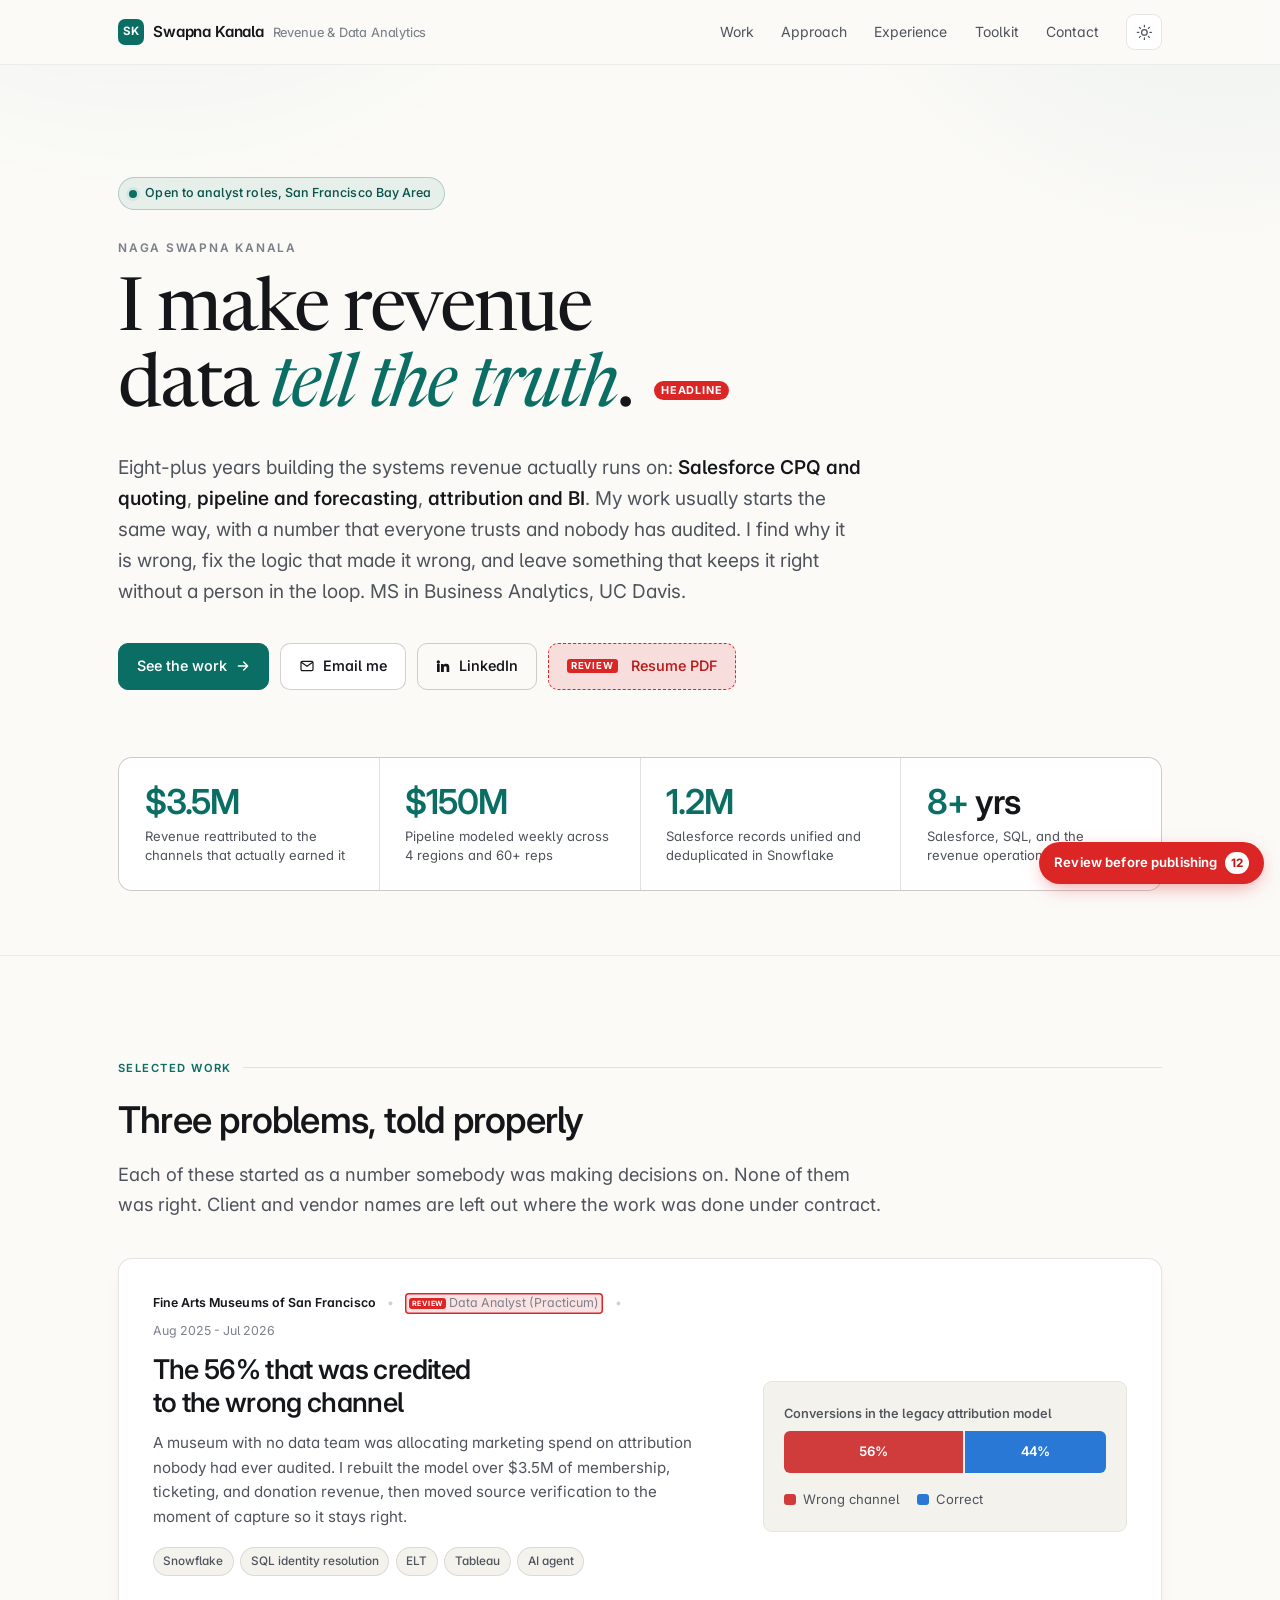
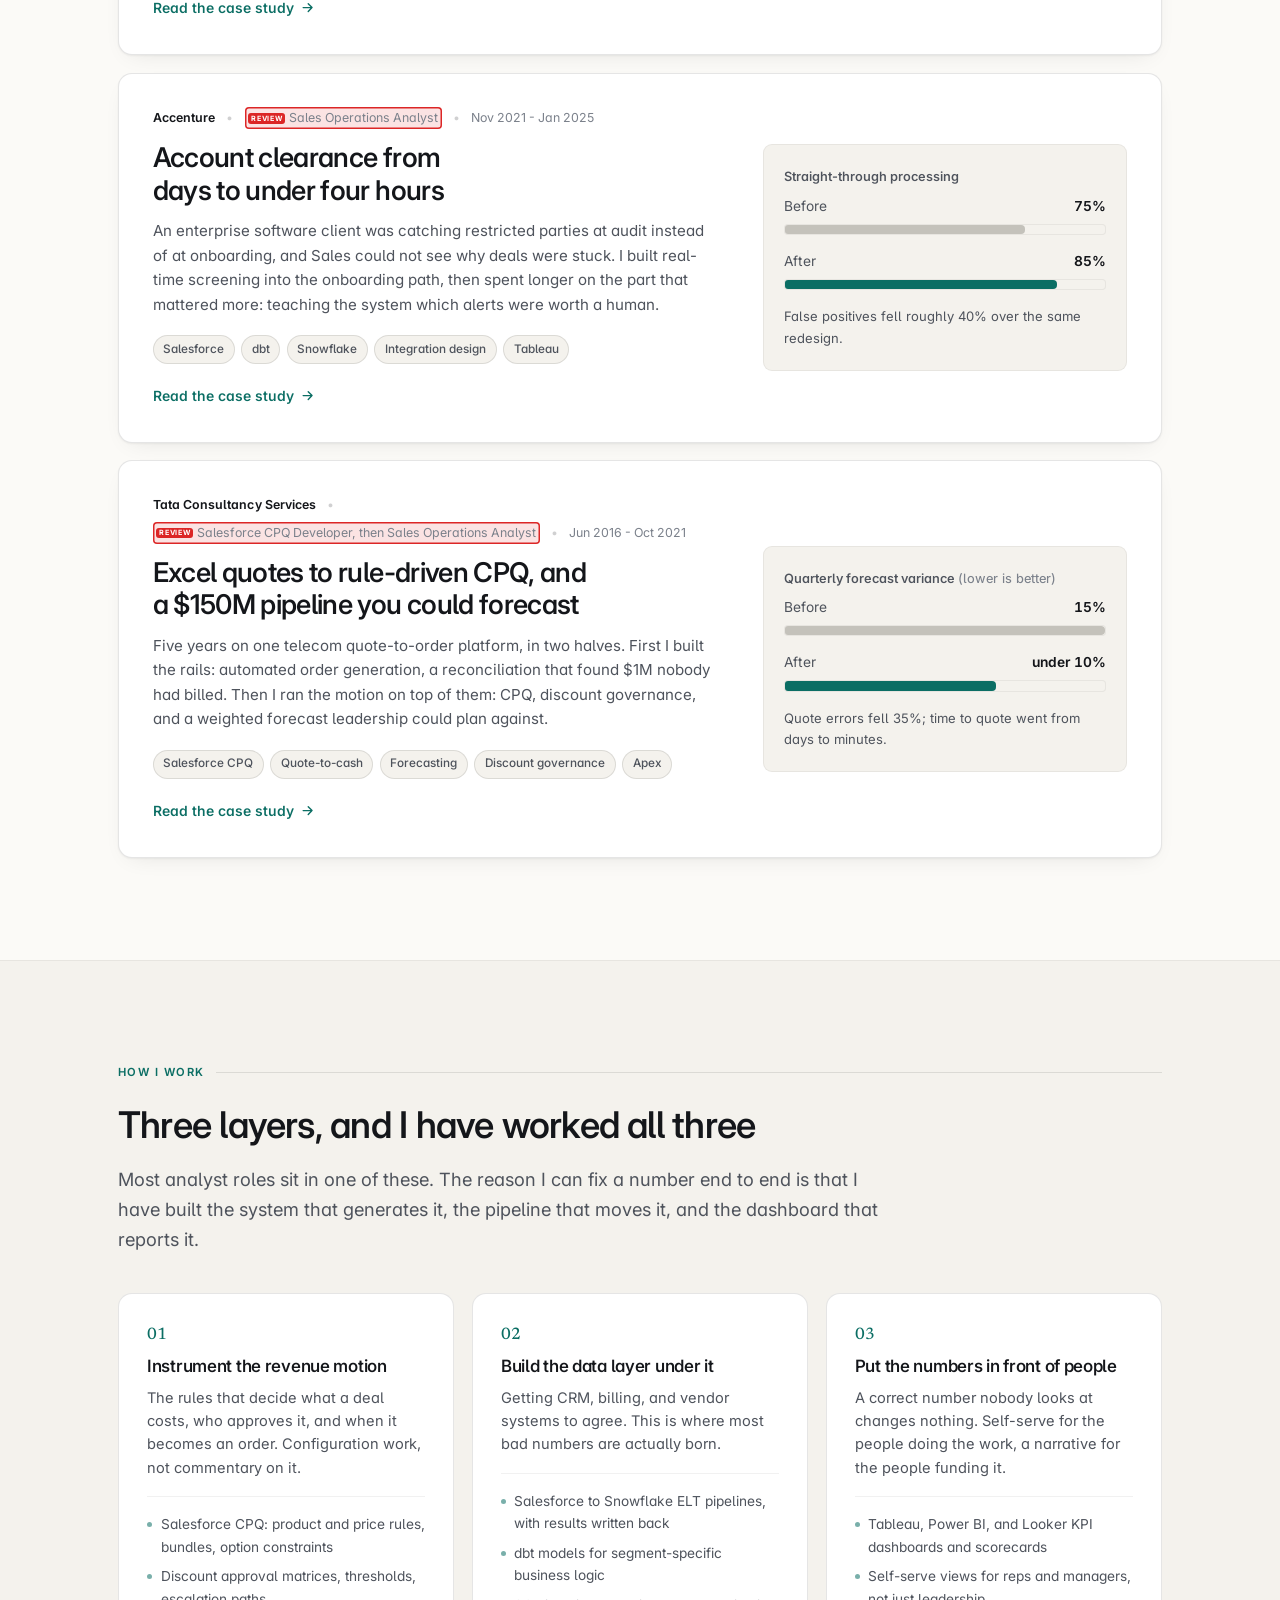
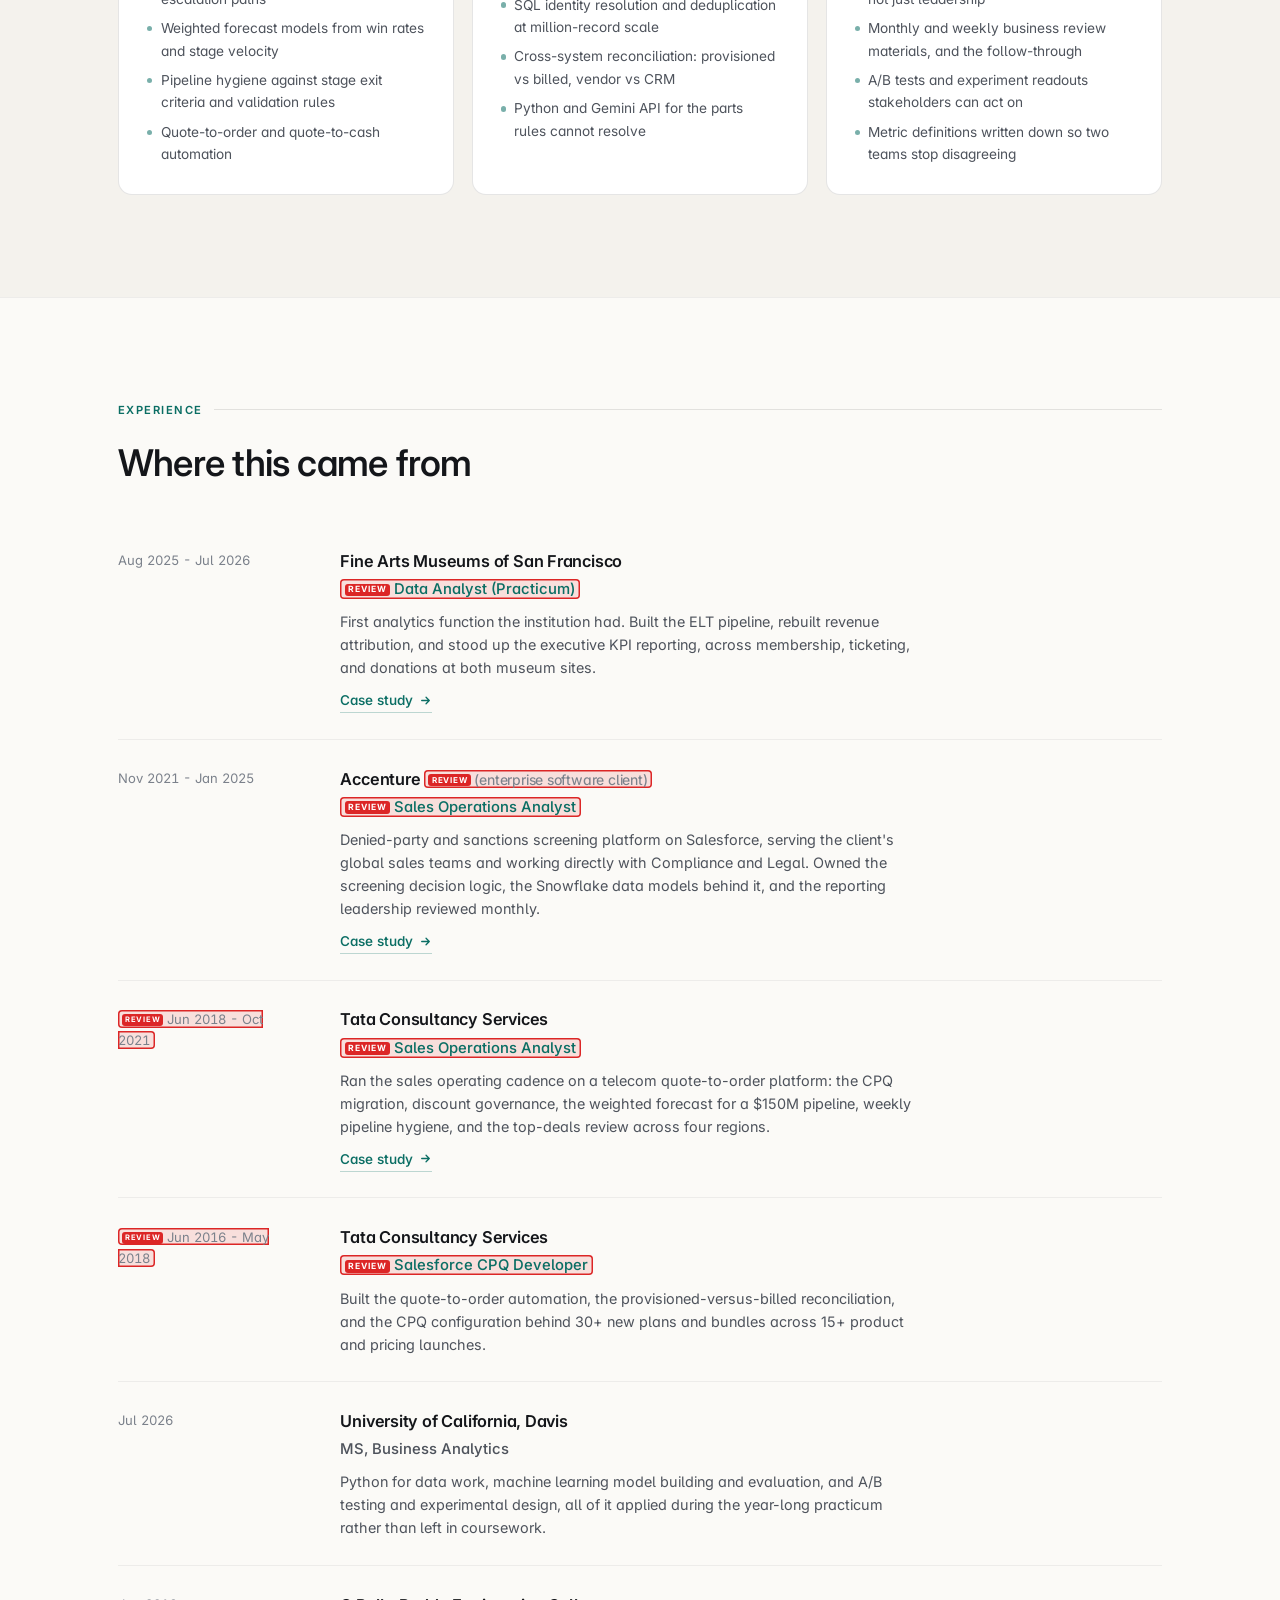
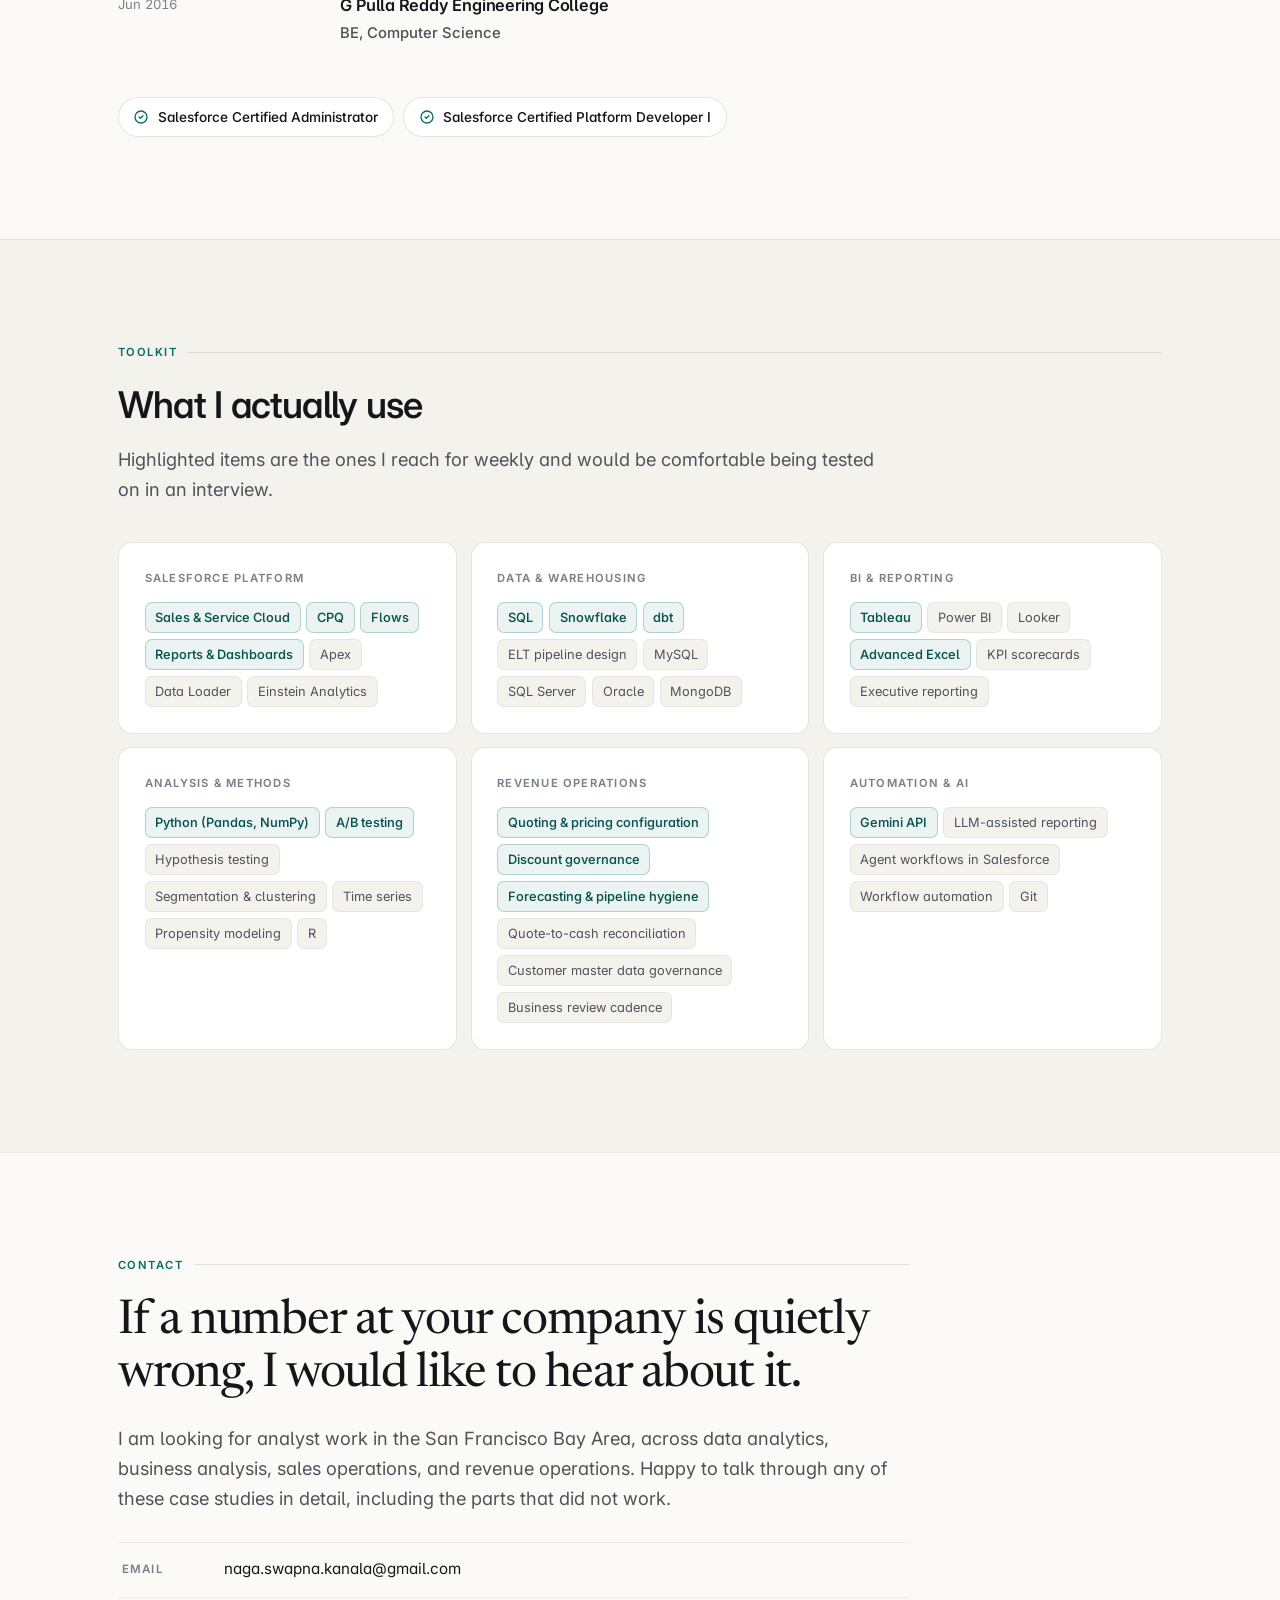
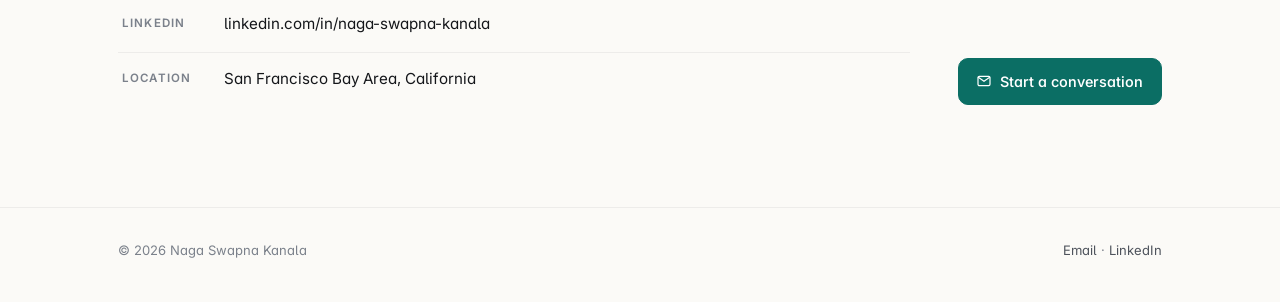
<file: index.html>
<!doctype html>
<html lang="en">
<head>
<meta charset="utf-8">
<meta name="viewport" content="width=device-width, initial-scale=1">
<title>Naga Swapna Kanala | Revenue & Data Analytics</title>
<meta name="description" content="Analyst with 8+ years across sales operations, revenue systems, and data analytics. Salesforce CPQ and quoting, pipeline and forecasting, attribution and BI. MS in Business Analytics, UC Davis. San Francisco Bay Area.">
<link rel="canonical" href="https://swapna-kanala.vercel.app/">
<meta name="robots" content="index, follow">
<meta name="author" content="Naga Swapna Kanala">

<meta property="og:type" content="website">
<meta property="og:title" content="Naga Swapna Kanala | Revenue & Data Analytics">
<meta property="og:description" content="I make revenue data tell the truth. 8+ years across Salesforce CPQ and quoting, pipeline and forecasting, attribution and BI.">
<meta property="og:url" content="https://swapna-kanala.vercel.app/">
<meta property="og:site_name" content="Naga Swapna Kanala">
<meta name="twitter:card" content="summary_large_image">

<link rel="icon" href="/favicon.svg" type="image/svg+xml">
<meta name="theme-color" content="#0b6e64" media="(prefers-color-scheme: light)">
<meta name="theme-color" content="#0f1115" media="(prefers-color-scheme: dark)">

<script>
/* Stamp the saved theme before first paint so there is no flash. */
(function(){try{var t=localStorage.getItem("theme");if(t==="dark"||t==="light"){document.documentElement.setAttribute("data-theme",t);}}catch(e){}})();
</script>

<link rel="preconnect" href="https://fonts.googleapis.com">
<link rel="preconnect" href="https://fonts.gstatic.com" crossorigin>
<link rel="stylesheet" href="https://fonts.googleapis.com/css2?family=Inter:wght@400;450;500;540;560;600;620;680&family=Newsreader:ital,wght@0,400;0,420;0,500;1,420&display=swap">
<link rel="stylesheet" href="/assets/styles.css">

<script type="application/ld+json">
{
  "@context": "https://schema.org",
  "@type": "Person",
  "name": "Naga Swapna Kanala",
  "jobTitle": "Data Analyst / Sales Operations Analyst",
  "email": "naga.swapna.kanala@gmail.com",
  "url": "https://swapna-kanala.vercel.app/",
  "sameAs": ["https://www.linkedin.com/in/naga-swapna-kanala"],
  "address": { "@type": "PostalAddress", "addressRegion": "CA", "addressCountry": "US", "addressLocality": "San Francisco Bay Area" },
  "alumniOf": [
    { "@type": "CollegeOrUniversity", "name": "University of California, Davis" },
    { "@type": "CollegeOrUniversity", "name": "G Pulla Reddy Engineering College" }
  ],
  "knowsAbout": ["Salesforce CPQ", "Revenue Operations", "Sales Operations", "SQL", "Snowflake", "dbt", "Tableau", "Marketing Attribution", "Sales Forecasting", "Python"]
}
</script>
</head>

<body>
<a class="skip" href="#main">Skip to content</a>

<header class="masthead">
  <div class="wrap masthead__inner">
    <a class="brand" href="/">
      <span class="brand__mark" aria-hidden="true">SK</span>
      <span>Swapna Kanala</span>
      <span class="brand__role">Revenue &amp; Data Analytics</span>
    </a>
    <nav aria-label="Sections">
      <ul class="navlinks">
        <li><a href="#work">Work</a></li>
        <li><a href="#approach">Approach</a></li>
        <li><a href="#record">Experience</a></li>
        <li><a href="#toolkit">Toolkit</a></li>
        <li><a href="#contact">Contact</a></li>
      </ul>
    </nav>
    <button class="themetoggle" type="button" data-theme-toggle aria-label="Switch theme">
      <svg class="i-sun" viewBox="0 0 24 24" fill="none" stroke="currentColor" stroke-width="1.8" stroke-linecap="round" aria-hidden="true"><circle cx="12" cy="12" r="4"/><path d="M12 2v2M12 20v2M4.9 4.9l1.4 1.4M17.7 17.7l1.4 1.4M2 12h2M20 12h2M4.9 19.1l1.4-1.4M17.7 6.3l1.4-1.4"/></svg>
      <svg class="i-moon" viewBox="0 0 24 24" fill="none" stroke="currentColor" stroke-width="1.8" stroke-linecap="round" aria-hidden="true"><path d="M21 12.8A9 9 0 1111.2 3a7 7 0 009.8 9.8z"/></svg>
    </button>
  </div>
</header>

<main id="main">

  <!-- ==================== HERO ==================== -->
  <section class="hero">
    <div class="wrap">
      <span class="hero__avail">
        <span class="hero__dot" aria-hidden="true"></span>
        Open to analyst roles, San Francisco Bay Area
      </span>

      <div class="hero__name">Naga Swapna Kanala</div>

      <h1 class="hero__h1">I make revenue data <em>tell the truth</em>. <span class="todo-pin" data-todo="Your headline. Keep it, or tell me the line you would rather lead with." data-where="Hero">headline</span></h1>

      <p class="hero__sub">
        Eight-plus years building the systems revenue actually runs on: <strong>Salesforce CPQ and
        quoting</strong>, <strong>pipeline and forecasting</strong>, <strong>attribution and BI</strong>.
        My work usually starts the same way, with a number that everyone trusts and nobody has
        audited. I find why it is wrong, fix the logic that made it wrong, and leave something that
        keeps it right without a person in the loop. MS in Business Analytics, UC Davis.
      </p>

      <div class="hero__cta">
        <a class="btn btn--primary" href="#work">
          See the work
          <svg class="btn__icon" viewBox="0 0 24 24" fill="none" stroke="currentColor" stroke-width="2" stroke-linecap="round" stroke-linejoin="round" aria-hidden="true"><path d="M5 12h14M13 6l6 6-6 6"/></svg>
        </a>
        <a class="btn" href="mailto:naga.swapna.kanala@gmail.com">
          <svg class="btn__icon" viewBox="0 0 24 24" fill="none" stroke="currentColor" stroke-width="1.8" stroke-linecap="round" stroke-linejoin="round" aria-hidden="true"><rect x="3" y="5" width="18" height="14" rx="2"/><path d="M3.5 6.5l8.5 6 8.5-6"/></svg>
          Email me
        </a>
        <a class="btn btn--ghost" href="https://www.linkedin.com/in/naga-swapna-kanala" target="_blank" rel="noopener">
          <svg class="btn__icon" viewBox="0 0 24 24" fill="currentColor" aria-hidden="true"><path d="M4.98 3.5a2.5 2.5 0 11-.02 5 2.5 2.5 0 01.02-5zM3 9h4v12H3zM9 9h3.8v1.7h.05c.53-.95 1.83-1.95 3.77-1.95 4.03 0 4.78 2.5 4.78 5.76V21h-4v-5.7c0-1.36-.02-3.1-1.9-3.1-1.9 0-2.2 1.47-2.2 3v5.8H9z"/></svg>
          LinkedIn
        </a>
        <span class="btn todo todo--gone" data-todo="Resume download is missing. The master PDF in the project has stale titles and dates, so it was not published. Add a current PDF at assets/Naga_Swapna_Kanala.pdf and swap this for the download link in the README." data-where="Hero buttons">Resume PDF</span>
      </div>

      <div class="statstrip">
        <div class="stat">
          <div class="stat__num"><span>$3.5M</span></div>
          <div class="stat__label">Revenue reattributed to the channels that actually earned it</div>
        </div>
        <div class="stat">
          <div class="stat__num"><span>$150M</span></div>
          <div class="stat__label">Pipeline modeled weekly across 4 regions and 60+ reps</div>
        </div>
        <div class="stat">
          <div class="stat__num"><span>1.2M</span></div>
          <div class="stat__label">Salesforce records unified and deduplicated in Snowflake</div>
        </div>
        <div class="stat">
          <div class="stat__num"><span>8+</span> yrs</div>
          <div class="stat__label">Salesforce, SQL, and the revenue operations in between</div>
        </div>
      </div>
    </div>
  </section>

  <!-- ==================== SELECTED WORK ==================== -->
  <section class="band" id="work">
    <div class="wrap">
      <div class="eyebrow">Selected work</div>
      <h2 class="h2">Three problems, told properly</h2>
      <p class="lede prose">
        Each of these started as a number somebody was making decisions on. None of them was right.
        Client and vendor names are left out where the work was done under contract.
      </p>

      <div class="workgrid">

        <!-- Case 1 -->
        <a class="workcard" href="/work/revenue-attribution">
          <div>
            <div class="workcard__meta">
              <span class="workcard__org">Fine Arts Museums of San Francisco</span>
              <span class="sep" aria-hidden="true">•</span>
              <span class="todo" data-todo="Title must match LinkedIn word for word. Your tailored resumes use other titles for this role; the public site should carry the LinkedIn one." data-where="Work card, FAMSF">Data Analyst (Practicum)</span>
              <span class="sep" aria-hidden="true">•</span>
              <span>Aug 2025 - Jul 2026</span>
            </div>
            <h3 class="workcard__title">The 56% that was credited to the wrong channel</h3>
            <p class="workcard__blurb">
              A museum with no data team was allocating marketing spend on attribution nobody had
              ever audited. I rebuilt the model over $3.5M of membership, ticketing, and donation
              revenue, then moved source verification to the moment of capture so it stays right.
            </p>
            <ul class="workcard__tags">
              <li class="tag">Snowflake</li>
              <li class="tag">SQL identity resolution</li>
              <li class="tag">ELT</li>
              <li class="tag">Tableau</li>
              <li class="tag">AI agent</li>
            </ul>
            <span class="workcard__more">
              Read the case study
              <svg viewBox="0 0 24 24" fill="none" stroke="currentColor" stroke-width="2.2" stroke-linecap="round" stroke-linejoin="round" aria-hidden="true"><path d="M5 12h14M13 6l6 6-6 6"/></svg>
            </span>
          </div>

          <div class="workcard__viz">
            <div class="splitrow__k">Conversions in the legacy attribution model</div>
            <div class="split" role="img" aria-label="56 percent of conversions were credited to the wrong channel; 44 percent were credited correctly.">
              <div class="split__seg" data-s2 style="flex:56">56%</div>
              <div class="split__seg" data-s1 style="flex:44">44%</div>
            </div>
            <ul class="legend">
              <li><span class="swatch" style="background:var(--series-2)" aria-hidden="true"></span> Wrong channel</li>
              <li><span class="swatch" style="background:var(--series-1)" aria-hidden="true"></span> Correct</li>
            </ul>
          </div>
        </a>

        <!-- Case 2 -->
        <a class="workcard" href="/work/compliance-screening">
          <div>
            <div class="workcard__meta">
              <span class="workcard__org">Accenture</span>
              <span class="sep" aria-hidden="true">•</span>
              <span class="todo" data-todo="Title must match LinkedIn. Your versions carry Sales Operations Analyst, Business Systems Analyst, and Data Analyst for this role; pick the one LinkedIn shows." data-where="Work card, Accenture">Sales Operations Analyst</span>
              <span class="sep" aria-hidden="true">•</span>
              <span>Nov 2021 - Jan 2025</span>
            </div>
            <h3 class="workcard__title">Account clearance from days to under four hours</h3>
            <p class="workcard__blurb">
              An enterprise software client was catching restricted parties at audit instead of at
              onboarding, and Sales could not see why deals were stuck. I built real-time screening
              into the onboarding path, then spent longer on the part that mattered more: teaching
              the system which alerts were worth a human.
            </p>
            <ul class="workcard__tags">
              <li class="tag">Salesforce</li>
              <li class="tag">dbt</li>
              <li class="tag">Snowflake</li>
              <li class="tag">Integration design</li>
              <li class="tag">Tableau</li>
            </ul>
            <span class="workcard__more">
              Read the case study
              <svg viewBox="0 0 24 24" fill="none" stroke="currentColor" stroke-width="2.2" stroke-linecap="round" stroke-linejoin="round" aria-hidden="true"><path d="M5 12h14M13 6l6 6-6 6"/></svg>
            </span>
          </div>

          <div class="workcard__viz">
            <div class="splitrow__k">Straight-through processing</div>
            <div class="bars">
              <div>
                <div class="bar__top"><span class="bar__label">Before</span><span class="bar__val">75%</span></div>
                <div class="bar__track"><div class="bar__fill" style="width:75%"></div></div>
              </div>
              <div>
                <div class="bar__top"><span class="bar__label">After</span><span class="bar__val">85%</span></div>
                <div class="bar__track"><div class="bar__fill" data-accent style="width:85%"></div></div>
              </div>
            </div>
            <ul class="legend"><li>False positives fell roughly 40% over the same redesign.</li></ul>
          </div>
        </a>

        <!-- Case 3 -->
        <a class="workcard" href="/work/quote-to-order">
          <div>
            <div class="workcard__meta">
              <span class="workcard__org">Tata Consultancy Services</span>
              <span class="sep" aria-hidden="true">•</span>
              <span class="todo" data-todo="Both TCS titles must match LinkedIn." data-where="Work card, TCS">Salesforce CPQ Developer, then Sales Operations Analyst</span>
              <span class="sep" aria-hidden="true">•</span>
              <span>Jun 2016 - Oct 2021</span>
            </div>
            <h3 class="workcard__title">Excel quotes to rule-driven CPQ, and a $150M pipeline you could forecast</h3>
            <p class="workcard__blurb">
              Five years on one telecom quote-to-order platform, in two halves. First I built the
              rails: automated order generation, a reconciliation that found $1M nobody had billed.
              Then I ran the motion on top of them: CPQ, discount governance, and a weighted forecast
              leadership could plan against.
            </p>
            <ul class="workcard__tags">
              <li class="tag">Salesforce CPQ</li>
              <li class="tag">Quote-to-cash</li>
              <li class="tag">Forecasting</li>
              <li class="tag">Discount governance</li>
              <li class="tag">Apex</li>
            </ul>
            <span class="workcard__more">
              Read the case study
              <svg viewBox="0 0 24 24" fill="none" stroke="currentColor" stroke-width="2.2" stroke-linecap="round" stroke-linejoin="round" aria-hidden="true"><path d="M5 12h14M13 6l6 6-6 6"/></svg>
            </span>
          </div>

          <div class="workcard__viz">
            <div class="splitrow__k">Quarterly forecast variance <span style="color:var(--ink-3);font-weight:450">(lower is better)</span></div>
            <div class="bars">
              <div>
                <div class="bar__top"><span class="bar__label">Before</span><span class="bar__val">15%</span></div>
                <div class="bar__track"><div class="bar__fill" style="width:100%"></div></div>
              </div>
              <div>
                <div class="bar__top"><span class="bar__label">After</span><span class="bar__val">under 10%</span></div>
                <div class="bar__track"><div class="bar__fill" data-accent style="width:66%"></div></div>
              </div>
            </div>
            <ul class="legend"><li>Quote errors fell 35%; time to quote went from days to minutes.</li></ul>
          </div>
        </a>

      </div>
    </div>
  </section>

  <!-- ==================== APPROACH ==================== -->
  <section class="band band--sunk" id="approach">
    <div class="wrap">
      <div class="eyebrow">How I work</div>
      <h2 class="h2">Three layers, and I have worked all three</h2>
      <p class="lede prose">
        Most analyst roles sit in one of these. The reason I can fix a number end to end is that I
        have built the system that generates it, the pipeline that moves it, and the dashboard that
        reports it.
      </p>

      <div class="capgrid">
        <div class="cap">
          <div class="cap__num">01</div>
          <h3 class="cap__title">Instrument the revenue motion</h3>
          <p class="cap__body">
            The rules that decide what a deal costs, who approves it, and when it becomes an order.
            Configuration work, not commentary on it.
          </p>
          <ul class="cap__list">
            <li>Salesforce CPQ: product and price rules, bundles, option constraints</li>
            <li>Discount approval matrices, thresholds, escalation paths</li>
            <li>Weighted forecast models from win rates and stage velocity</li>
            <li>Pipeline hygiene against stage exit criteria and validation rules</li>
            <li>Quote-to-order and quote-to-cash automation</li>
          </ul>
        </div>

        <div class="cap">
          <div class="cap__num">02</div>
          <h3 class="cap__title">Build the data layer under it</h3>
          <p class="cap__body">
            Getting CRM, billing, and vendor systems to agree. This is where most bad numbers are
            actually born.
          </p>
          <ul class="cap__list">
            <li>Salesforce to Snowflake ELT pipelines, with results written back</li>
            <li>dbt models for segment-specific business logic</li>
            <li>SQL identity resolution and deduplication at million-record scale</li>
            <li>Cross-system reconciliation: provisioned vs billed, vendor vs CRM</li>
            <li>Python and Gemini API for the parts rules cannot resolve</li>
          </ul>
        </div>

        <div class="cap">
          <div class="cap__num">03</div>
          <h3 class="cap__title">Put the numbers in front of people</h3>
          <p class="cap__body">
            A correct number nobody looks at changes nothing. Self-serve for the people doing the
            work, a narrative for the people funding it.
          </p>
          <ul class="cap__list">
            <li>Tableau, Power BI, and Looker KPI dashboards and scorecards</li>
            <li>Self-serve views for reps and managers, not just leadership</li>
            <li>Monthly and weekly business review materials, and the follow-through</li>
            <li>A/B tests and experiment readouts stakeholders can act on</li>
            <li>Metric definitions written down so two teams stop disagreeing</li>
          </ul>
        </div>
      </div>
    </div>
  </section>

  <!-- ==================== RECORD ==================== -->
  <section class="band" id="record">
    <div class="wrap">
      <div class="eyebrow">Experience</div>
      <h2 class="h2">Where this came from</h2>

      <ol class="timeline">
        <li class="tl">
          <div class="tl__when">Aug 2025 - Jul 2026</div>
          <div>
            <div class="tl__org">Fine Arts Museums of San Francisco</div>
            <div class="tl__role"><span class="todo" data-todo="Title must match LinkedIn." data-where="Experience, FAMSF">Data Analyst (Practicum)</span></div>
            <p class="tl__note">
              First analytics function the institution had. Built the ELT pipeline, rebuilt revenue
              attribution, and stood up the executive KPI reporting, across membership, ticketing,
              and donations at both museum sites.
            </p>
            <a class="tl__link" href="/work/revenue-attribution">
              Case study
              <svg viewBox="0 0 24 24" width="13" height="13" fill="none" stroke="currentColor" stroke-width="2.4" stroke-linecap="round" stroke-linejoin="round" aria-hidden="true"><path d="M5 12h14M13 6l6 6-6 6"/></svg>
            </a>
          </div>
        </li>

        <li class="tl">
          <div class="tl__when">Nov 2021 - Jan 2025</div>
          <div>
            <div class="tl__org">Accenture <span class="todo" style="color:var(--ink-3);font-weight:450;font-size:0.875rem" data-todo="Client kept anonymous on purpose: a public page describing a client's compliance architecture is different from a resume line. Name the client here only if you are comfortable with that." data-where="Experience, Accenture">(enterprise software client)</span></div>
            <div class="tl__role"><span class="todo" data-todo="Title must match LinkedIn." data-where="Experience, Accenture">Sales Operations Analyst</span></div>
            <p class="tl__note">
              Denied-party and sanctions screening platform on Salesforce, serving the client's global
              sales teams and working directly with Compliance and Legal. Owned the screening
              decision logic, the Snowflake data models behind it, and the reporting leadership
              reviewed monthly.
            </p>
            <a class="tl__link" href="/work/compliance-screening">
              Case study
              <svg viewBox="0 0 24 24" width="13" height="13" fill="none" stroke="currentColor" stroke-width="2.4" stroke-linecap="round" stroke-linejoin="round" aria-hidden="true"><path d="M5 12h14M13 6l6 6-6 6"/></svg>
            </a>
          </div>
        </li>

        <li class="tl">
          <div class="tl__when"><span class="todo" data-todo="TCS dates exist in three versions across your files: Jun 2018 to Oct 2021 (locked record, used here), Jan 2019 to Oct 2021, and Jun 2019 to Oct 2021 (old master PDF). Confirm against LinkedIn." data-where="Experience, TCS dates">Jun 2018 - Oct 2021</span></div>
          <div>
            <div class="tl__org">Tata Consultancy Services</div>
            <div class="tl__role"><span class="todo" data-todo="Title must match LinkedIn." data-where="Experience, TCS">Sales Operations Analyst</span></div>
            <p class="tl__note">
              Ran the sales operating cadence on a telecom quote-to-order platform: the CPQ
              migration, discount governance, the weighted forecast for a $150M pipeline, weekly
              pipeline hygiene, and the top-deals review across four regions.
            </p>
            <a class="tl__link" href="/work/quote-to-order">
              Case study
              <svg viewBox="0 0 24 24" width="13" height="13" fill="none" stroke="currentColor" stroke-width="2.4" stroke-linecap="round" stroke-linejoin="round" aria-hidden="true"><path d="M5 12h14M13 6l6 6-6 6"/></svg>
            </a>
          </div>
        </li>

        <li class="tl">
          <div class="tl__when"><span class="todo" data-todo="Same date question as above: Jun 2016 to May 2018 is the locked record; other files say May 2019 or Jan 2019. Confirm against LinkedIn." data-where="Experience, TCS dates">Jun 2016 - May 2018</span></div>
          <div>
            <div class="tl__org">Tata Consultancy Services</div>
            <div class="tl__role"><span class="todo" data-todo="Title must match LinkedIn." data-where="Experience, TCS">Salesforce CPQ Developer</span></div>
            <p class="tl__note">
              Built the quote-to-order automation, the provisioned-versus-billed reconciliation, and
              the CPQ configuration behind 30+ new plans and bundles across 15+ product and pricing
              launches.
            </p>
          </div>
        </li>

        <li class="tl tl--edu">
          <div class="tl__when">Jul 2026</div>
          <div>
            <div class="tl__org">University of California, Davis</div>
            <div class="tl__role">MS, Business Analytics</div>
            <p class="tl__note">
              Python for data work, machine learning model building and evaluation, and A/B testing
              and experimental design, all of it applied during the year-long practicum rather than
              left in coursework.
            </p>
          </div>
        </li>

        <li class="tl tl--edu">
          <div class="tl__when">Jun 2016</div>
          <div>
            <div class="tl__org">G Pulla Reddy Engineering College</div>
            <div class="tl__role">BE, Computer Science</div>
          </div>
        </li>
      </ol>

      <div class="certrow">
        <span class="cert">
          <svg viewBox="0 0 24 24" fill="none" stroke="currentColor" stroke-width="2" stroke-linecap="round" stroke-linejoin="round" aria-hidden="true"><path d="M9 12l2 2 4-4"/><circle cx="12" cy="12" r="9"/></svg>
          Salesforce Certified Administrator
        </span>
        <span class="cert">
          <svg viewBox="0 0 24 24" fill="none" stroke="currentColor" stroke-width="2" stroke-linecap="round" stroke-linejoin="round" aria-hidden="true"><path d="M9 12l2 2 4-4"/><circle cx="12" cy="12" r="9"/></svg>
          Salesforce Certified Platform Developer I
        </span>
      </div>
    </div>
  </section>

  <!-- ==================== TOOLKIT ==================== -->
  <section class="band band--sunk" id="toolkit">
    <div class="wrap">
      <div class="eyebrow">Toolkit</div>
      <h2 class="h2">What I actually use</h2>
      <p class="lede prose">
        Highlighted items are the ones I reach for weekly and would be comfortable being tested on
        in an interview.
      </p>

      <div class="kitgrid">
        <div class="kit">
          <div class="kit__h">Salesforce platform</div>
          <ul class="kit__list">
            <li data-strong>Sales &amp; Service Cloud</li>
            <li data-strong>CPQ</li>
            <li data-strong>Flows</li>
            <li data-strong>Reports &amp; Dashboards</li>
            <li>Apex</li>
            <li>Data Loader</li>
            <li>Einstein Analytics</li>
          </ul>
        </div>

        <div class="kit">
          <div class="kit__h">Data &amp; warehousing</div>
          <ul class="kit__list">
            <li data-strong>SQL</li>
            <li data-strong>Snowflake</li>
            <li data-strong>dbt</li>
            <li>ELT pipeline design</li>
            <li>MySQL</li>
            <li>SQL Server</li>
            <li>Oracle</li>
            <li>MongoDB</li>
          </ul>
        </div>

        <div class="kit">
          <div class="kit__h">BI &amp; reporting</div>
          <ul class="kit__list">
            <li data-strong>Tableau</li>
            <li>Power BI</li>
            <li>Looker</li>
            <li data-strong>Advanced Excel</li>
            <li>KPI scorecards</li>
            <li>Executive reporting</li>
          </ul>
        </div>

        <div class="kit">
          <div class="kit__h">Analysis &amp; methods</div>
          <ul class="kit__list">
            <li data-strong>Python (Pandas, NumPy)</li>
            <li data-strong>A/B testing</li>
            <li>Hypothesis testing</li>
            <li>Segmentation &amp; clustering</li>
            <li>Time series</li>
            <li>Propensity modeling</li>
            <li>R</li>
          </ul>
        </div>

        <div class="kit">
          <div class="kit__h">Revenue operations</div>
          <ul class="kit__list">
            <li data-strong>Quoting &amp; pricing configuration</li>
            <li data-strong>Discount governance</li>
            <li data-strong>Forecasting &amp; pipeline hygiene</li>
            <li>Quote-to-cash reconciliation</li>
            <li>Customer master data governance</li>
            <li>Business review cadence</li>
          </ul>
        </div>

        <div class="kit">
          <div class="kit__h">Automation &amp; AI</div>
          <ul class="kit__list">
            <li data-strong>Gemini API</li>
            <li>LLM-assisted reporting</li>
            <li>Agent workflows in Salesforce</li>
            <li>Workflow automation</li>
            <li>Git</li>
          </ul>
        </div>
      </div>
    </div>
  </section>

  <!-- ==================== CONTACT ==================== -->
  <section class="band" id="contact">
    <div class="wrap contact">
      <div>
        <div class="eyebrow">Contact</div>
        <h2 class="contact__h">If a number at your company is quietly wrong, I would like to hear about it.</h2>
        <p class="lede prose" style="margin-top:1.3rem">
          I am looking for analyst work in the San Francisco Bay Area, across data analytics,
          business analysis, sales operations, and revenue operations. Happy to talk through any of
          these case studies in detail, including the parts that did not work.
        </p>

        <ul class="contact__rows">
          <li>
            <a href="mailto:naga.swapna.kanala@gmail.com">
              <span class="k">Email</span>
              <span class="v">naga.swapna.kanala@gmail.com</span>
            </a>
          </li>
          <li>
            <a href="https://www.linkedin.com/in/naga-swapna-kanala" target="_blank" rel="noopener">
              <span class="k">LinkedIn</span>
              <span class="v">linkedin.com/in/naga-swapna-kanala</span>
            </a>
          </li>
          <li>
            <a href="#work">
              <span class="k">Location</span>
              <span class="v">San Francisco Bay Area, California</span>
            </a>
          </li>
        </ul>
      </div>

      <div>
        <a class="btn btn--primary" href="mailto:naga.swapna.kanala@gmail.com?subject=Analyst%20role">
          <svg class="btn__icon" viewBox="0 0 24 24" fill="none" stroke="currentColor" stroke-width="1.8" stroke-linecap="round" stroke-linejoin="round" aria-hidden="true"><rect x="3" y="5" width="18" height="14" rx="2"/><path d="M3.5 6.5l8.5 6 8.5-6"/></svg>
          Start a conversation
        </a>
      </div>
    </div>
  </section>

</main>

<footer class="foot">
  <div class="wrap foot__inner">
    <span>© 2026 Naga Swapna Kanala</span>
    <span>
      <a href="mailto:naga.swapna.kanala@gmail.com">Email</a> ·
      <a href="https://www.linkedin.com/in/naga-swapna-kanala" target="_blank" rel="noopener">LinkedIn</a>
    </span>
  </div>
</footer>

<script src="/assets/site.js" defer></script>
</body>
</html>
</file>
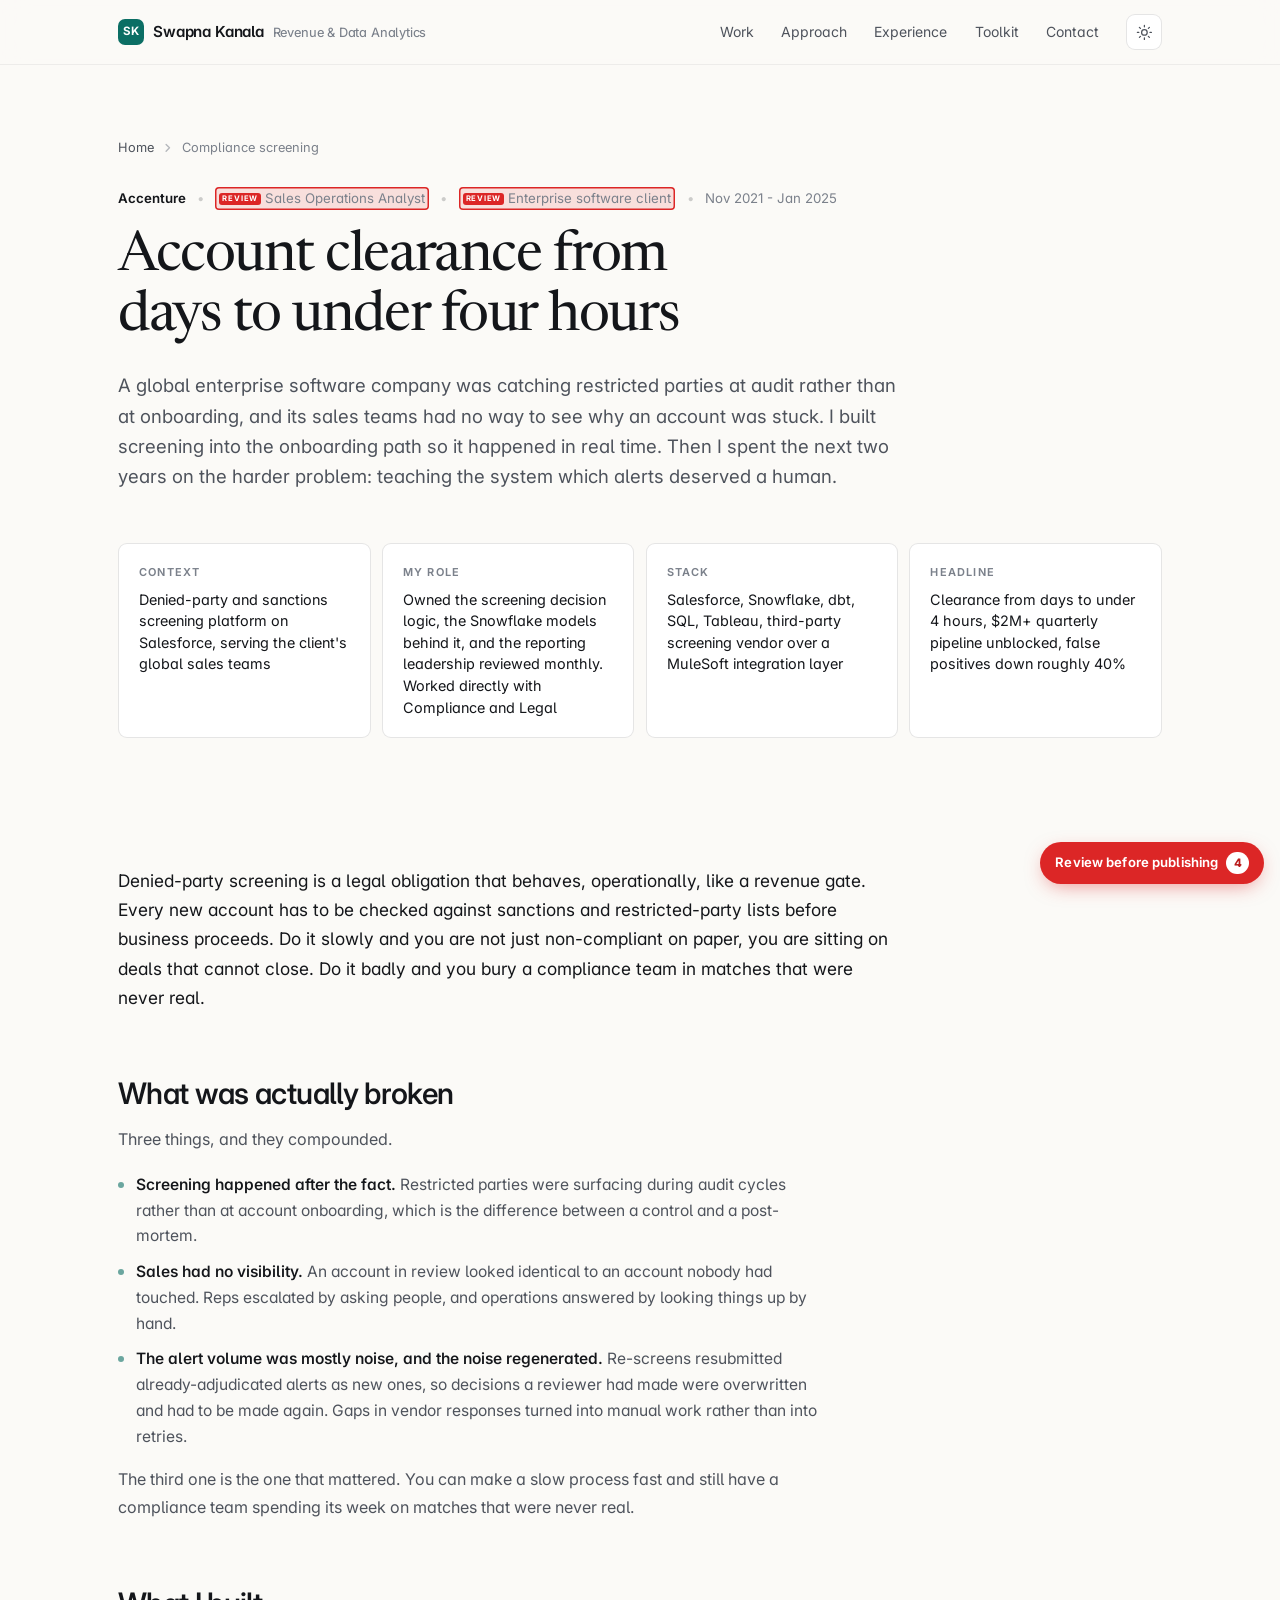
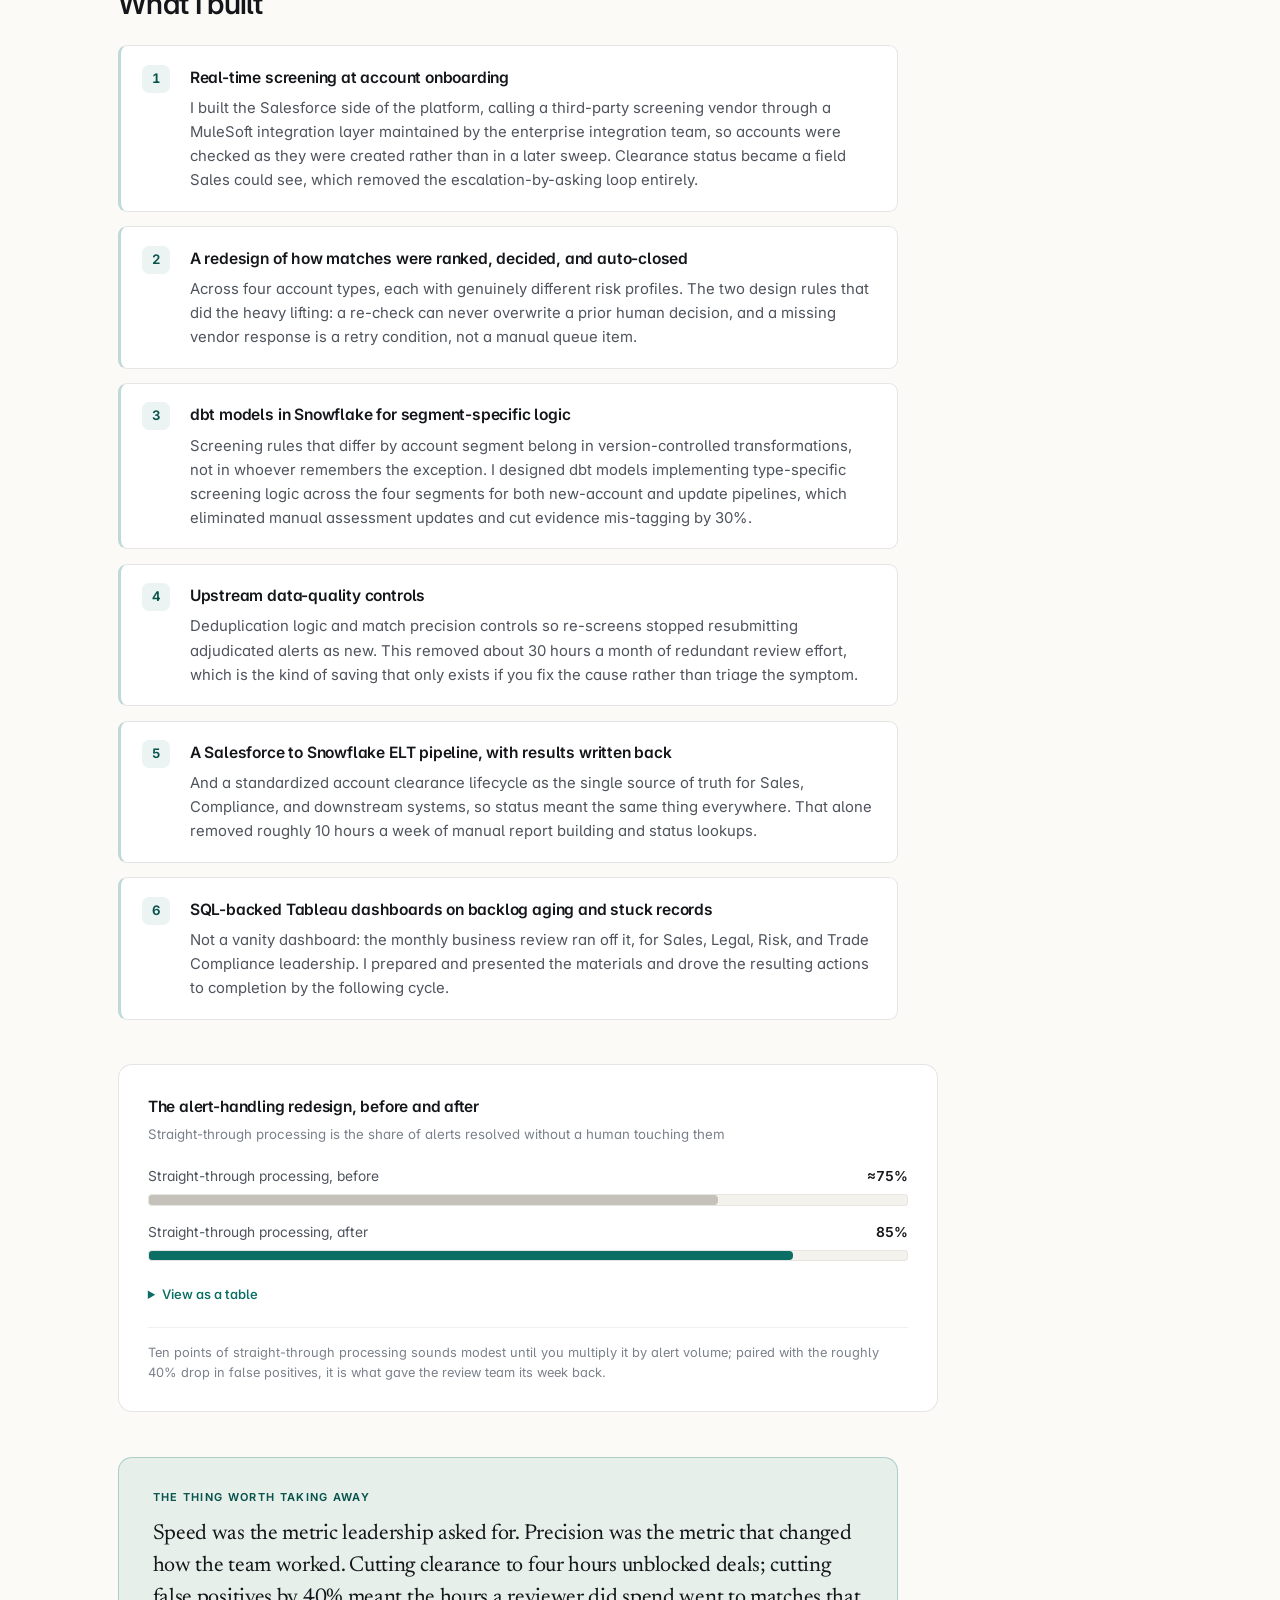
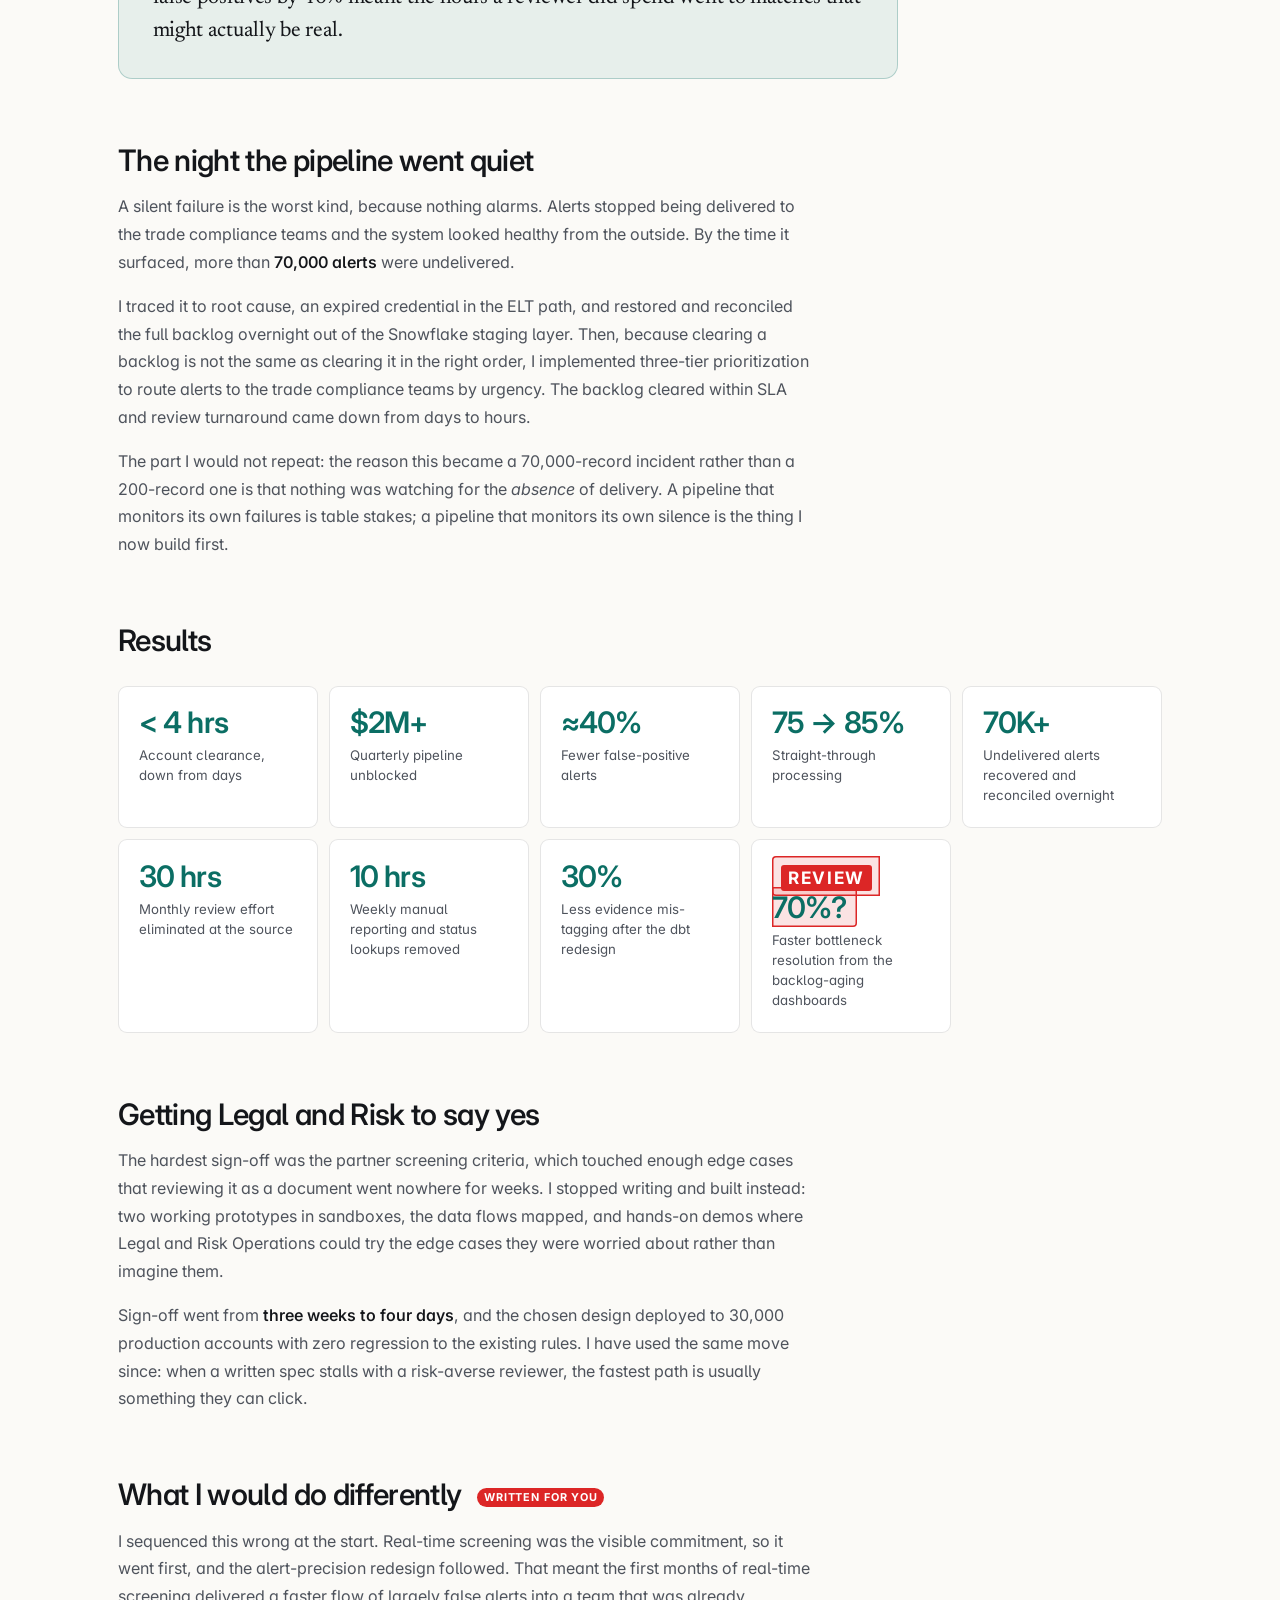
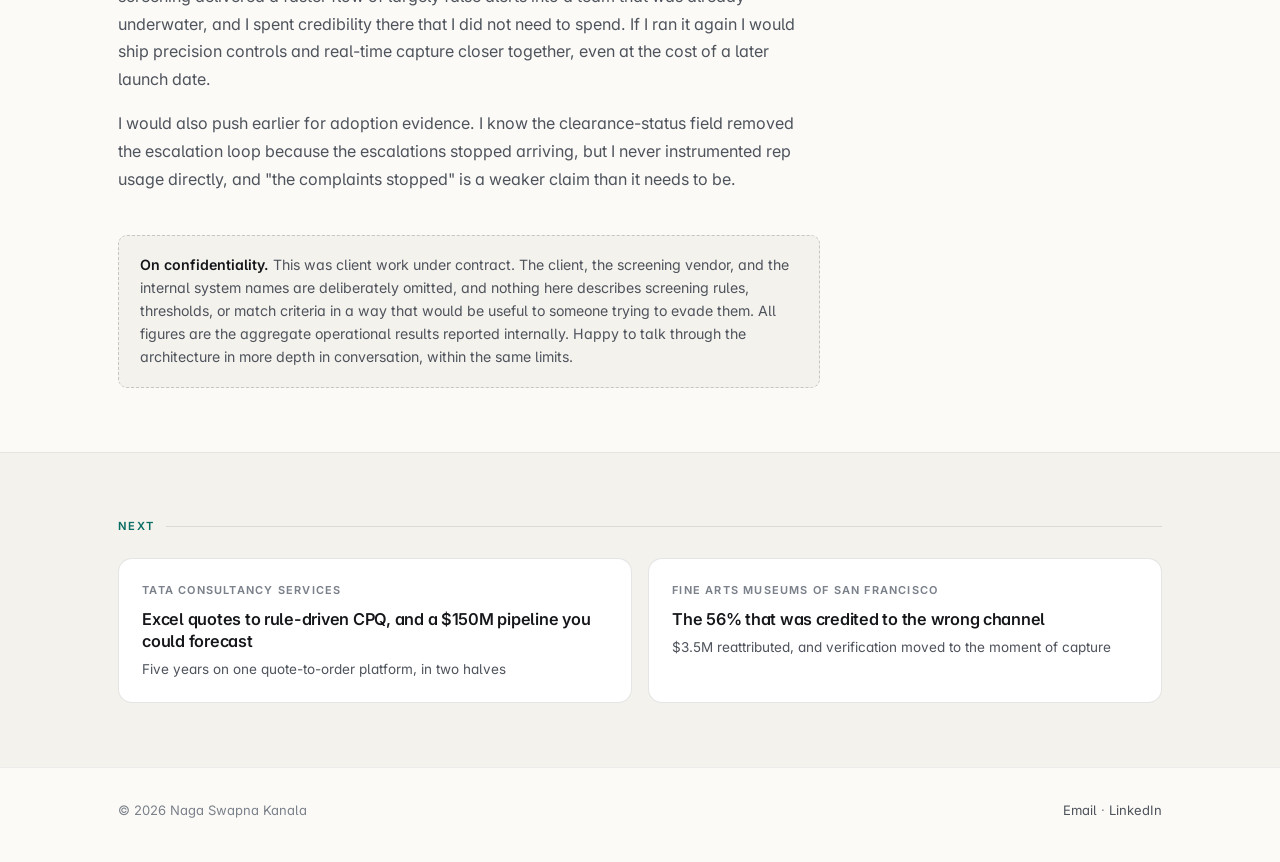
<file: work/compliance-screening.html>
<!doctype html>
<html lang="en">
<head>
<meta charset="utf-8">
<meta name="viewport" content="width=device-width, initial-scale=1">
<title>Account clearance from days to under four hours | Naga Swapna Kanala</title>
<meta name="description" content="Building real-time denied-party screening into Salesforce account onboarding for an enterprise software client: clearance from days to under four hours, false positives down 40%, straight-through processing from 75% to 85%.">
<link rel="canonical" href="https://swapna-kanala.vercel.app/work/compliance-screening">
<meta name="robots" content="index, follow">

<meta property="og:type" content="article">
<meta property="og:title" content="Account clearance from days to under four hours">
<meta property="og:description" content="Real-time screening on Salesforce, and the false-positive problem that mattered more than the speed.">
<meta property="og:url" content="https://swapna-kanala.vercel.app/work/compliance-screening">
<meta name="twitter:card" content="summary_large_image">

<link rel="icon" href="/favicon.svg" type="image/svg+xml">
<meta name="theme-color" content="#0b6e64" media="(prefers-color-scheme: light)">
<meta name="theme-color" content="#0f1115" media="(prefers-color-scheme: dark)">

<script>
(function(){try{var t=localStorage.getItem("theme");if(t==="dark"||t==="light"){document.documentElement.setAttribute("data-theme",t);}}catch(e){}})();
</script>

<link rel="preconnect" href="https://fonts.googleapis.com">
<link rel="preconnect" href="https://fonts.gstatic.com" crossorigin>
<link rel="stylesheet" href="https://fonts.googleapis.com/css2?family=Inter:wght@400;450;500;540;560;600;620;680&family=Newsreader:ital,wght@0,400;0,420;0,500;1,420&display=swap">
<link rel="stylesheet" href="/assets/styles.css">
</head>

<body>
<a class="skip" href="#main">Skip to content</a>

<header class="masthead">
  <div class="wrap masthead__inner">
    <a class="brand" href="/">
      <span class="brand__mark" aria-hidden="true">SK</span>
      <span>Swapna Kanala</span>
      <span class="brand__role">Revenue &amp; Data Analytics</span>
    </a>
    <nav aria-label="Sections">
      <ul class="navlinks">
        <li><a href="/#work">Work</a></li>
        <li><a href="/#approach">Approach</a></li>
        <li><a href="/#record">Experience</a></li>
        <li><a href="/#toolkit">Toolkit</a></li>
        <li><a href="/#contact">Contact</a></li>
      </ul>
    </nav>
    <button class="themetoggle" type="button" data-theme-toggle aria-label="Switch theme">
      <svg class="i-sun" viewBox="0 0 24 24" fill="none" stroke="currentColor" stroke-width="1.8" stroke-linecap="round" aria-hidden="true"><circle cx="12" cy="12" r="4"/><path d="M12 2v2M12 20v2M4.9 4.9l1.4 1.4M17.7 17.7l1.4 1.4M2 12h2M20 12h2M4.9 19.1l1.4-1.4M17.7 6.3l1.4-1.4"/></svg>
      <svg class="i-moon" viewBox="0 0 24 24" fill="none" stroke="currentColor" stroke-width="1.8" stroke-linecap="round" aria-hidden="true"><path d="M21 12.8A9 9 0 1111.2 3a7 7 0 009.8 9.8z"/></svg>
    </button>
  </div>
</header>

<main id="main">

  <section class="casehero">
    <div class="wrap">
      <nav class="crumbs" aria-label="Breadcrumb">
        <a href="/">Home</a>
        <svg viewBox="0 0 24 24" fill="none" stroke="currentColor" stroke-width="2.4" stroke-linecap="round" stroke-linejoin="round" aria-hidden="true"><path d="M9 6l6 6-6 6"/></svg>
        <span>Compliance screening</span>
      </nav>

      <div class="casehero__meta">
        <strong>Accenture</strong>
        <span class="sep" aria-hidden="true">•</span>
        <span class="todo" data-todo="Title must match LinkedIn. Your versions carry Sales Operations Analyst, Business Systems Analyst, and Data Analyst for this role." data-where="Page header">Sales Operations Analyst</span>
        <span class="sep" aria-hidden="true">•</span>
        <span class="todo" data-todo="Client and vendor kept anonymous on purpose. Name them only if you are comfortable with a public page describing their screening platform." data-where="Page header">Enterprise software client</span>
        <span class="sep" aria-hidden="true">•</span>
        <span>Nov 2021 - Jan 2025</span>
      </div>

      <h1 class="casehero__h1">Account clearance from days to under four hours</h1>

      <p class="casehero__lede">
        A global enterprise software company was catching restricted parties at audit rather than at
        onboarding, and its sales teams had no way to see why an account was stuck. I built screening
        into the onboarding path so it happened in real time. Then I spent the next two years on the
        harder problem: teaching the system which alerts deserved a human.
      </p>

      <div class="glance">
        <div class="glance__cell">
          <div class="glance__k">Context</div>
          <div class="glance__v">Denied-party and sanctions screening platform on Salesforce, serving the client's global sales teams</div>
        </div>
        <div class="glance__cell">
          <div class="glance__k">My role</div>
          <div class="glance__v">Owned the screening decision logic, the Snowflake models behind it, and the reporting leadership reviewed monthly. Worked directly with Compliance and Legal</div>
        </div>
        <div class="glance__cell">
          <div class="glance__k">Stack</div>
          <div class="glance__v">Salesforce, Snowflake, dbt, SQL, Tableau, third-party screening vendor over a MuleSoft integration layer</div>
        </div>
        <div class="glance__cell">
          <div class="glance__k">Headline</div>
          <div class="glance__v">Clearance from days to under 4 hours, $2M+ quarterly pipeline unblocked, false positives down roughly 40%</div>
        </div>
      </div>
    </div>
  </section>

  <section class="casebody">
    <div class="wrap">

      <p class="kicker">
        Denied-party screening is a legal obligation that behaves, operationally, like a revenue
        gate. Every new account has to be checked against sanctions and restricted-party lists before
        business proceeds. Do it slowly and you are not just non-compliant on paper, you are sitting
        on deals that cannot close. Do it badly and you bury a compliance team in matches that were
        never real.
      </p>

      <h2>What was actually broken</h2>

      <p>
        Three things, and they compounded.
      </p>

      <ul class="bullets">
        <li>
          <strong>Screening happened after the fact.</strong> Restricted parties were surfacing during
          audit cycles rather than at account onboarding, which is the difference between a control
          and a post-mortem.
        </li>
        <li>
          <strong>Sales had no visibility.</strong> An account in review looked identical to an
          account nobody had touched. Reps escalated by asking people, and operations answered by
          looking things up by hand.
        </li>
        <li>
          <strong>The alert volume was mostly noise, and the noise regenerated.</strong> Re-screens
          resubmitted already-adjudicated alerts as new ones, so decisions a reviewer had made were
          overwritten and had to be made again. Gaps in vendor responses turned into manual work
          rather than into retries.
        </li>
      </ul>

      <p>
        The third one is the one that mattered. You can make a slow process fast and still have a
        compliance team spending its week on matches that were never real.
      </p>

      <h2>What I built</h2>

      <ol class="steps">
        <li>
          <div>
            <b>Real-time screening at account onboarding</b>
            <span>
              I built the Salesforce side of the platform, calling a third-party screening vendor
              through a MuleSoft integration layer maintained by the enterprise integration team, so
              accounts were checked as they were created rather than in a later sweep. Clearance
              status became a field Sales could see, which removed the escalation-by-asking loop
              entirely.
            </span>
          </div>
        </li>
        <li>
          <div>
            <b>A redesign of how matches were ranked, decided, and auto-closed</b>
            <span>
              Across four account types, each with genuinely different risk profiles. The two design
              rules that did the heavy lifting: a re-check can never overwrite a prior human
              decision, and a missing vendor response is a retry condition, not a manual queue item.
            </span>
          </div>
        </li>
        <li>
          <div>
            <b>dbt models in Snowflake for segment-specific logic</b>
            <span>
              Screening rules that differ by account segment belong in version-controlled
              transformations, not in whoever remembers the exception. I designed dbt models
              implementing type-specific screening logic across the four segments for both
              new-account and update pipelines, which eliminated manual assessment updates and cut
              evidence mis-tagging by 30%.
            </span>
          </div>
        </li>
        <li>
          <div>
            <b>Upstream data-quality controls</b>
            <span>
              Deduplication logic and match precision controls so re-screens stopped resubmitting
              adjudicated alerts as new. This removed about 30 hours a month of redundant review
              effort, which is the kind of saving that only exists if you fix the cause rather than
              triage the symptom.
            </span>
          </div>
        </li>
        <li>
          <div>
            <b>A Salesforce to Snowflake ELT pipeline, with results written back</b>
            <span>
              And a standardized account clearance lifecycle as the single source of truth for Sales,
              Compliance, and downstream systems, so status meant the same thing everywhere. That
              alone removed roughly 10 hours a week of manual report building and status lookups.
            </span>
          </div>
        </li>
        <li>
          <div>
            <b>SQL-backed Tableau dashboards on backlog aging and stuck records</b>
            <span>
              Not a vanity dashboard: the monthly business review ran off it, for Sales, Legal, Risk,
              and Trade Compliance leadership. I prepared and presented the materials and drove the
              resulting actions to completion by the following cycle.
            </span>
          </div>
        </li>
      </ol>

      <figure class="fig">
        <div class="fig__h">The alert-handling redesign, before and after</div>
        <div class="fig__sub">Straight-through processing is the share of alerts resolved without a human touching them</div>
        <div class="fig__body">
          <div class="bars">
            <div>
              <div class="bar__top"><span class="bar__label">Straight-through processing, before</span><span class="bar__val">≈75%</span></div>
              <div class="bar__track"><div class="bar__fill" style="width:75%"></div></div>
            </div>
            <div>
              <div class="bar__top"><span class="bar__label">Straight-through processing, after</span><span class="bar__val">85%</span></div>
              <div class="bar__track"><div class="bar__fill" data-accent style="width:85%"></div></div>
            </div>
          </div>
          <details class="datatable">
            <summary>View as a table</summary>
            <div class="tablewrap">
              <table class="data">
                <thead>
                  <tr><th scope="col">Measure</th><th scope="col">Before</th><th scope="col">After</th></tr>
                </thead>
                <tbody>
                  <tr><td>Straight-through processing</td><td>≈75%</td><td>85%</td></tr>
                  <tr><td>False-positive alerts</td><td>Baseline</td><td>Down ≈40%</td></tr>
                  <tr><td>Evidence mis-tagging</td><td>Baseline</td><td>Down 30%</td></tr>
                  <tr><td>Account clearance time</td><td>Days</td><td>Under 4 hours</td></tr>
                </tbody>
              </table>
            </div>
          </details>
        </div>
        <figcaption>
          Ten points of straight-through processing sounds modest until you multiply it by alert
          volume; paired with the roughly 40% drop in false positives, it is what gave the review
          team its week back.
        </figcaption>
      </figure>

      <div class="insight">
        <div class="insight__k">The thing worth taking away</div>
        <p>
          Speed was the metric leadership asked for. Precision was the metric that changed how the
          team worked. Cutting clearance to four hours unblocked deals; cutting false positives by
          40% meant the hours a reviewer did spend went to matches that might actually be real.
        </p>
      </div>

      <h2>The night the pipeline went quiet</h2>

      <p>
        A silent failure is the worst kind, because nothing alarms. Alerts stopped being delivered to
        the trade compliance teams and the system looked healthy from the outside. By the time it
        surfaced, more than <strong>70,000 alerts</strong> were undelivered.
      </p>

      <p>
        I traced it to root cause, an expired credential in the ELT path, and restored and reconciled
        the full backlog overnight out of the Snowflake staging layer. Then, because clearing a
        backlog is not the same as clearing it in the right order, I implemented three-tier
        prioritization to route alerts to the trade compliance teams by urgency. The backlog cleared
        within SLA and review turnaround came down from days to hours.
      </p>

      <p>
        The part I would not repeat: the reason this became a 70,000-record incident rather than a
        200-record one is that nothing was watching for the <em>absence</em> of delivery. A pipeline
        that monitors its own failures is table stakes; a pipeline that monitors its own silence is
        the thing I now build first.
      </p>

      <h2>Results</h2>

      <div class="results">
        <div class="res">
          <div class="res__n">&lt; 4 hrs</div>
          <div class="res__l">Account clearance, down from days</div>
        </div>
        <div class="res">
          <div class="res__n">$2M+</div>
          <div class="res__l">Quarterly pipeline unblocked</div>
        </div>
        <div class="res">
          <div class="res__n">≈40%</div>
          <div class="res__l">Fewer false-positive alerts</div>
        </div>
        <div class="res">
          <div class="res__n">75 → 85%</div>
          <div class="res__l">Straight-through processing</div>
        </div>
        <div class="res">
          <div class="res__n">70K+</div>
          <div class="res__l">Undelivered alerts recovered and reconciled overnight</div>
        </div>
        <div class="res">
          <div class="res__n">30 hrs</div>
          <div class="res__l">Monthly review effort eliminated at the source</div>
        </div>
        <div class="res">
          <div class="res__n">10 hrs</div>
          <div class="res__l">Weekly manual reporting and status lookups removed</div>
        </div>
        <div class="res">
          <div class="res__n">30%</div>
          <div class="res__l">Less evidence mis-tagging after the dbt redesign</div>
        </div>
        <div class="res">
          <div class="res__n"><span class="todo" data-todo="This figure is on file as both 70% and 50% across your resume versions and was never settled. Pick one and I will write it in, or delete this tile." data-where="Results">70%?</span></div>
          <div class="res__l">Faster bottleneck resolution from the backlog-aging dashboards</div>
        </div>
      </div>

      <h2>Getting Legal and Risk to say yes</h2>

      <p>
        The hardest sign-off was the partner screening criteria, which touched enough edge cases that
        reviewing it as a document went nowhere for weeks. I stopped writing and built instead: two
        working prototypes in sandboxes, the data flows mapped, and hands-on demos where Legal and
        Risk Operations could try the edge cases they were worried about rather than imagine them.
      </p>

      <p>
        Sign-off went from <strong>three weeks to four days</strong>, and the chosen design deployed
        to 30,000 production accounts with zero regression to the existing rules. I have used the
        same move since: when a written spec stalls with a risk-averse reviewer, the fastest path is
        usually something they can click.
      </p>

      <h2>What I would do differently <span class="todo-pin" data-todo="This section was written for you from the facts on file, so it is the least verified part of the page. Edit it until it is what you actually think, or tell me the real lesson and I will rewrite it." data-where="Reflection section">written for you</span></h2>

      <p>
        I sequenced this wrong at the start. Real-time screening was the visible commitment, so it
        went first, and the alert-precision redesign followed. That meant the first months of
        real-time screening delivered a faster flow of largely false alerts into a team that was
        already underwater, and I spent credibility there that I did not need to spend. If I ran it
        again I would ship precision controls and real-time capture closer together, even at the cost
        of a later launch date.
      </p>

      <p>
        I would also push earlier for adoption evidence. I know the clearance-status field removed the
        escalation loop because the escalations stopped arriving, but I never instrumented rep usage
        directly, and "the complaints stopped" is a weaker claim than it needs to be.
      </p>

      <div class="note">
        <strong>On confidentiality.</strong> This was client work under contract. The client, the
        screening vendor, and the internal system names are deliberately omitted, and nothing here
        describes screening rules, thresholds, or match criteria in a way that would be useful to
        someone trying to evade them. All figures are the aggregate operational results reported
        internally. Happy to talk through the architecture in more depth in conversation, within the
        same limits.
      </div>

    </div>
  </section>

  <section class="band band--tight band--sunk">
    <div class="wrap">
      <div class="eyebrow">Next</div>
      <div class="nextcase">
        <a href="/work/quote-to-order">
          <div class="k">Tata Consultancy Services</div>
          <div class="t">Excel quotes to rule-driven CPQ, and a $150M pipeline you could forecast</div>
          <div class="o">Five years on one quote-to-order platform, in two halves</div>
        </a>
        <a href="/work/revenue-attribution">
          <div class="k">Fine Arts Museums of San Francisco</div>
          <div class="t">The 56% that was credited to the wrong channel</div>
          <div class="o">$3.5M reattributed, and verification moved to the moment of capture</div>
        </a>
      </div>
    </div>
  </section>

</main>

<footer class="foot">
  <div class="wrap foot__inner">
    <span>© 2026 Naga Swapna Kanala</span>
    <span>
      <a href="mailto:naga.swapna.kanala@gmail.com">Email</a> ·
      <a href="https://www.linkedin.com/in/naga-swapna-kanala" target="_blank" rel="noopener">LinkedIn</a>
    </span>
  </div>
</footer>

<script src="/assets/site.js" defer></script>
</body>
</html>
</file>
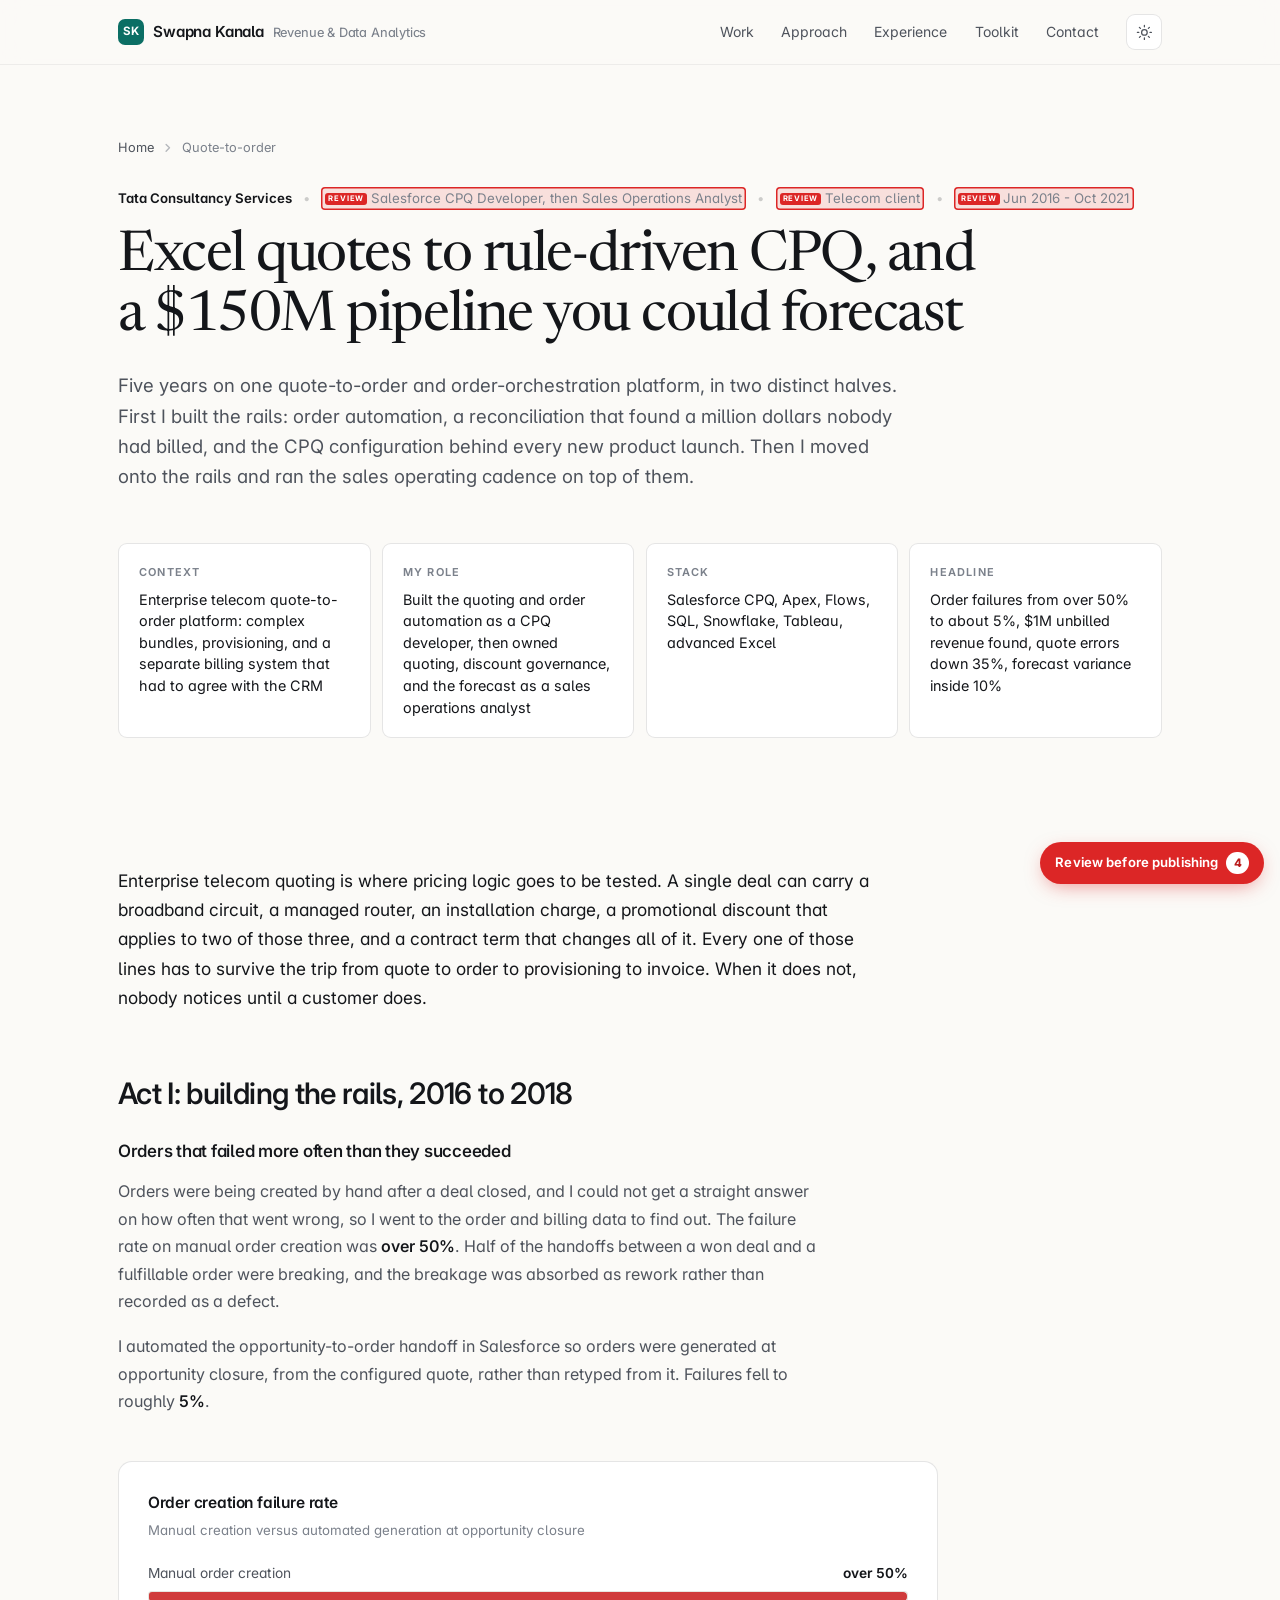
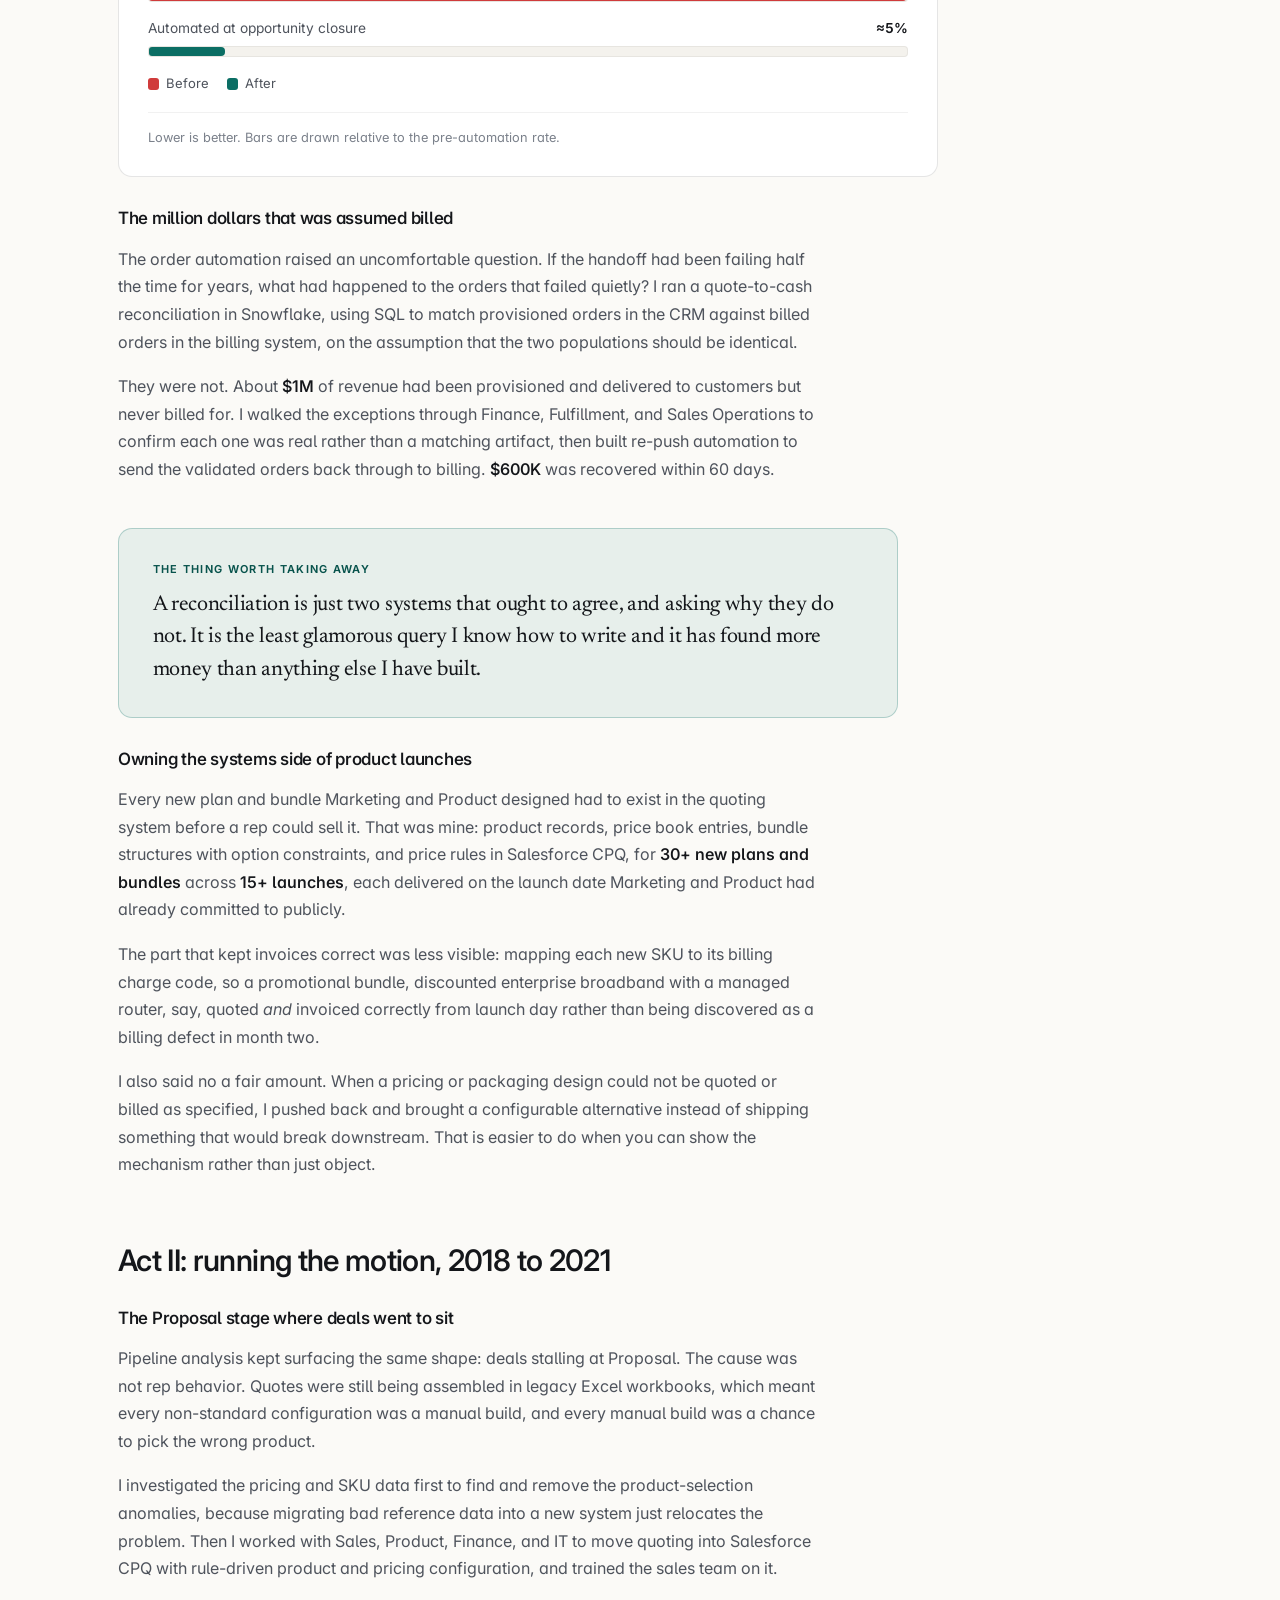
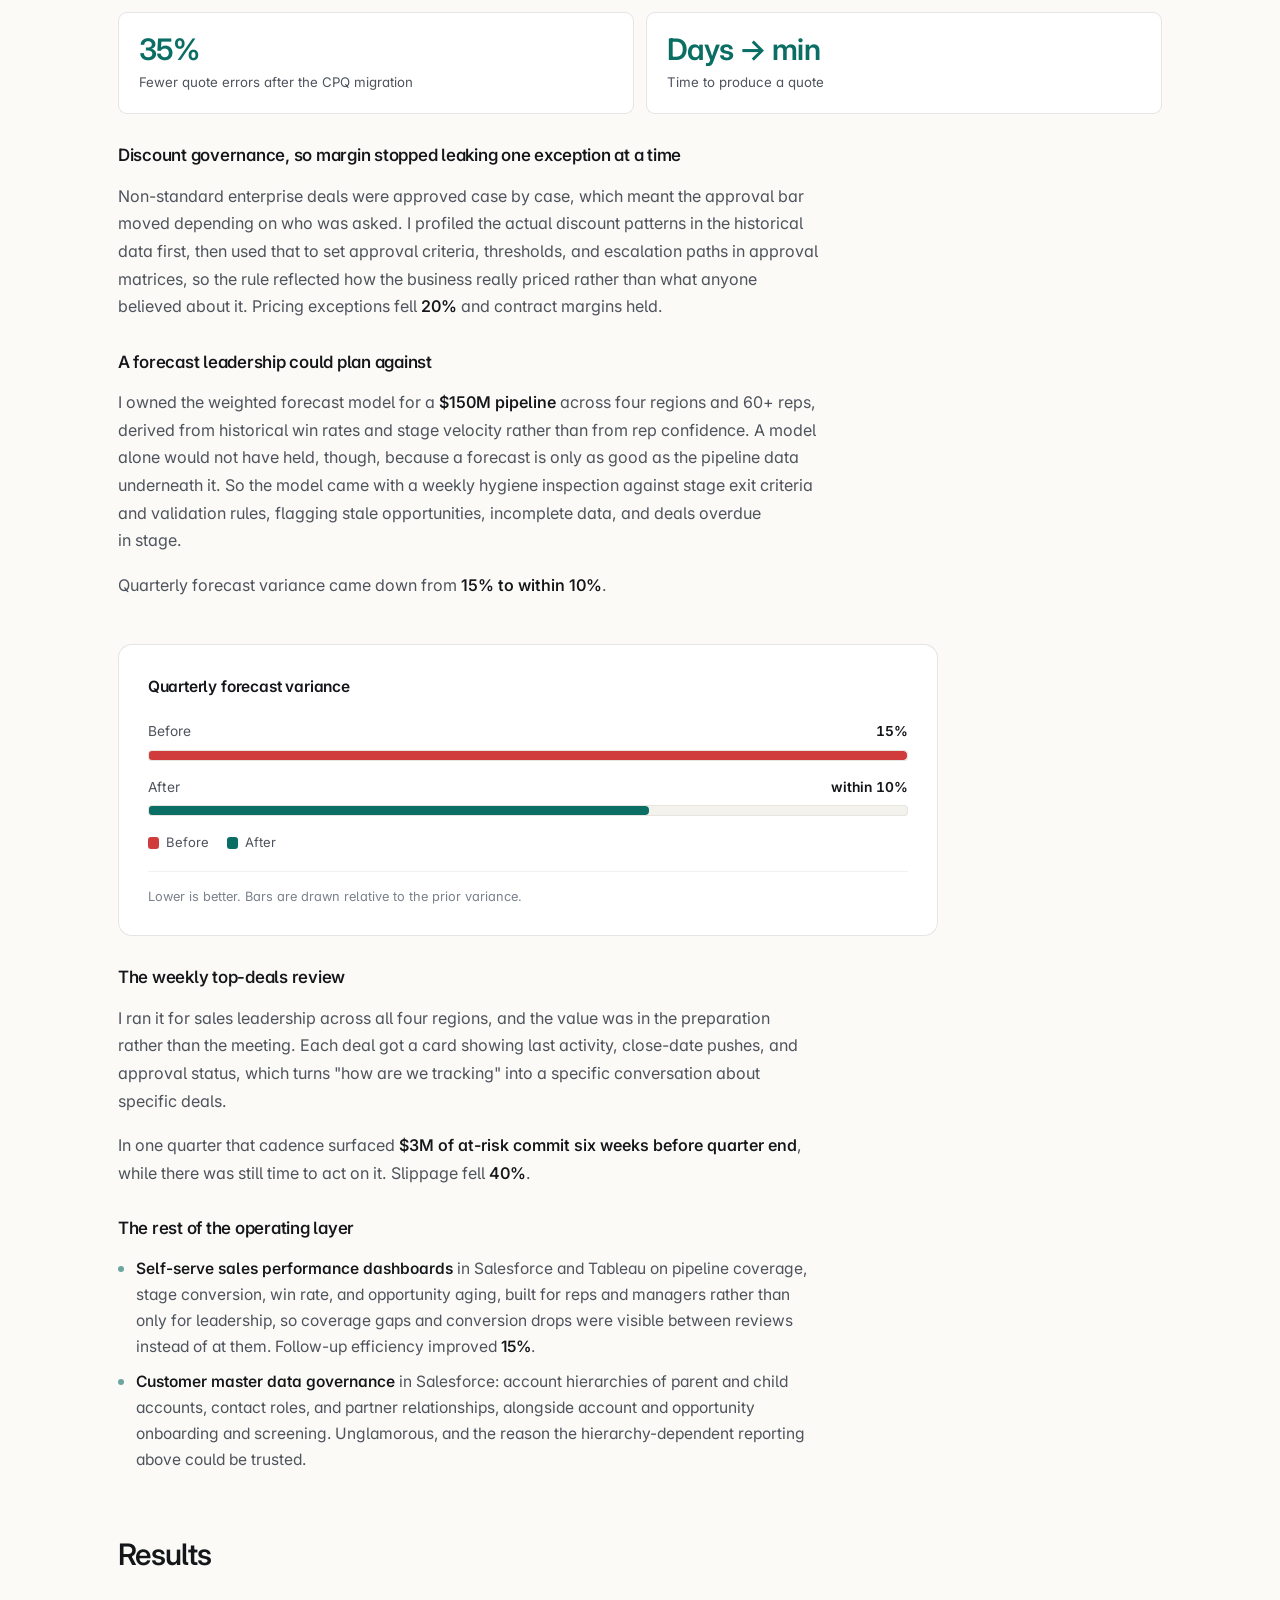
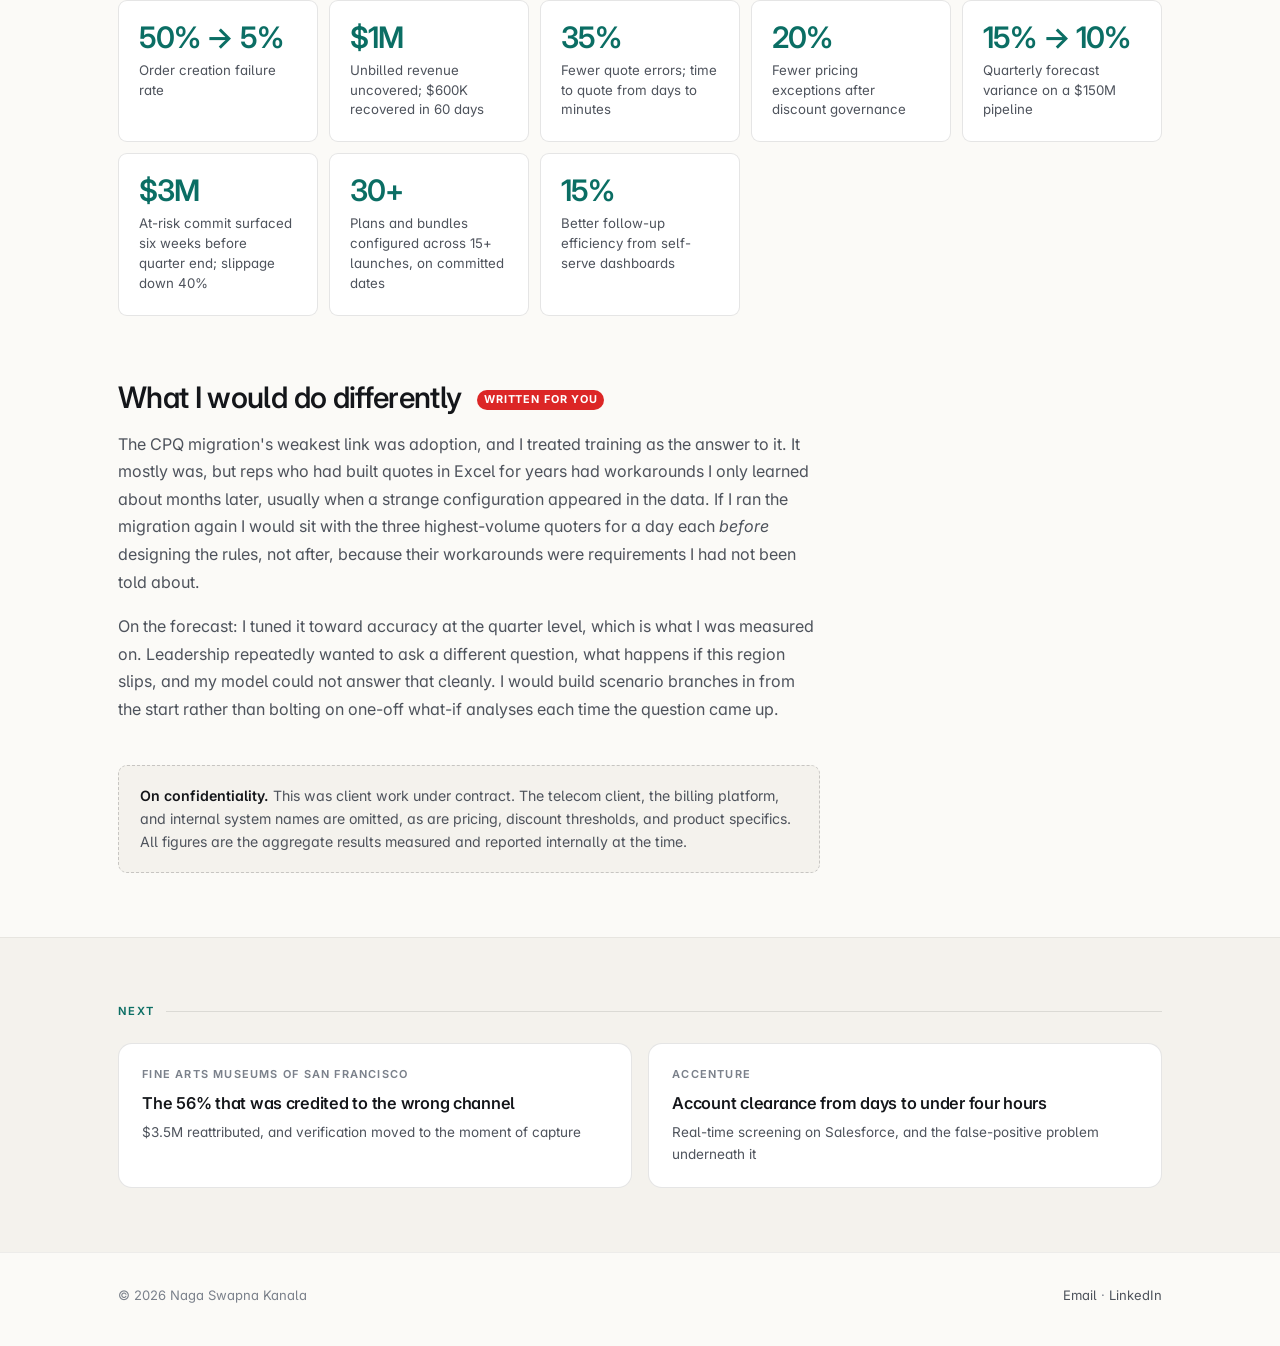
<file: work/quote-to-order.html>
<!doctype html>
<html lang="en">
<head>
<meta charset="utf-8">
<meta name="viewport" content="width=device-width, initial-scale=1">
<title>Excel quotes to rule-driven CPQ, and a $150M pipeline | Naga Swapna Kanala</title>
<meta name="description" content="Five years on one telecom quote-to-order platform: order automation that cut failures from over 50% to 5%, a reconciliation that found $1M in unbilled revenue, a CPQ migration that cut quote errors 35%, and a weighted forecast for a $150M pipeline.">
<link rel="canonical" href="https://swapna-kanala.vercel.app/work/quote-to-order">
<meta name="robots" content="index, follow">

<meta property="og:type" content="article">
<meta property="og:title" content="Excel quotes to rule-driven CPQ, and a $150M pipeline">
<meta property="og:description" content="First I built the rails. Then I ran the motion on top of them.">
<meta property="og:url" content="https://swapna-kanala.vercel.app/work/quote-to-order">
<meta name="twitter:card" content="summary_large_image">

<link rel="icon" href="/favicon.svg" type="image/svg+xml">
<meta name="theme-color" content="#0b6e64" media="(prefers-color-scheme: light)">
<meta name="theme-color" content="#0f1115" media="(prefers-color-scheme: dark)">

<script>
(function(){try{var t=localStorage.getItem("theme");if(t==="dark"||t==="light"){document.documentElement.setAttribute("data-theme",t);}}catch(e){}})();
</script>

<link rel="preconnect" href="https://fonts.googleapis.com">
<link rel="preconnect" href="https://fonts.gstatic.com" crossorigin>
<link rel="stylesheet" href="https://fonts.googleapis.com/css2?family=Inter:wght@400;450;500;540;560;600;620;680&family=Newsreader:ital,wght@0,400;0,420;0,500;1,420&display=swap">
<link rel="stylesheet" href="/assets/styles.css">
</head>

<body>
<a class="skip" href="#main">Skip to content</a>

<header class="masthead">
  <div class="wrap masthead__inner">
    <a class="brand" href="/">
      <span class="brand__mark" aria-hidden="true">SK</span>
      <span>Swapna Kanala</span>
      <span class="brand__role">Revenue &amp; Data Analytics</span>
    </a>
    <nav aria-label="Sections">
      <ul class="navlinks">
        <li><a href="/#work">Work</a></li>
        <li><a href="/#approach">Approach</a></li>
        <li><a href="/#record">Experience</a></li>
        <li><a href="/#toolkit">Toolkit</a></li>
        <li><a href="/#contact">Contact</a></li>
      </ul>
    </nav>
    <button class="themetoggle" type="button" data-theme-toggle aria-label="Switch theme">
      <svg class="i-sun" viewBox="0 0 24 24" fill="none" stroke="currentColor" stroke-width="1.8" stroke-linecap="round" aria-hidden="true"><circle cx="12" cy="12" r="4"/><path d="M12 2v2M12 20v2M4.9 4.9l1.4 1.4M17.7 17.7l1.4 1.4M2 12h2M20 12h2M4.9 19.1l1.4-1.4M17.7 6.3l1.4-1.4"/></svg>
      <svg class="i-moon" viewBox="0 0 24 24" fill="none" stroke="currentColor" stroke-width="1.8" stroke-linecap="round" aria-hidden="true"><path d="M21 12.8A9 9 0 1111.2 3a7 7 0 009.8 9.8z"/></svg>
    </button>
  </div>
</header>

<main id="main">

  <section class="casehero">
    <div class="wrap">
      <nav class="crumbs" aria-label="Breadcrumb">
        <a href="/">Home</a>
        <svg viewBox="0 0 24 24" fill="none" stroke="currentColor" stroke-width="2.4" stroke-linecap="round" stroke-linejoin="round" aria-hidden="true"><path d="M9 6l6 6-6 6"/></svg>
        <span>Quote-to-order</span>
      </nav>

      <div class="casehero__meta">
        <strong>Tata Consultancy Services</strong>
        <span class="sep" aria-hidden="true">•</span>
        <span class="todo" data-todo="Both TCS titles must match LinkedIn." data-where="Page header">Salesforce CPQ Developer, then Sales Operations Analyst</span>
        <span class="sep" aria-hidden="true">•</span>
        <span class="todo" data-todo="Client kept anonymous on purpose. Name it only if you are comfortable with that on a public page." data-where="Page header">Telecom client</span>
        <span class="sep" aria-hidden="true">•</span>
        <span class="todo" data-todo="The split between the two roles (May 2018) exists in three versions across your files. Confirm against LinkedIn; the year boundaries in the section headings below follow it." data-where="Page header">Jun 2016 - Oct 2021</span>
      </div>

      <h1 class="casehero__h1">Excel quotes to rule-driven CPQ, and a $150M pipeline you could forecast</h1>

      <p class="casehero__lede">
        Five years on one quote-to-order and order-orchestration platform, in two distinct halves.
        First I built the rails: order automation, a reconciliation that found a million dollars
        nobody had billed, and the CPQ configuration behind every new product launch. Then I moved
        onto the rails and ran the sales operating cadence on top of them.
      </p>

      <div class="glance">
        <div class="glance__cell">
          <div class="glance__k">Context</div>
          <div class="glance__v">Enterprise telecom quote-to-order platform: complex bundles, provisioning, and a separate billing system that had to agree with the CRM</div>
        </div>
        <div class="glance__cell">
          <div class="glance__k">My role</div>
          <div class="glance__v">Built the quoting and order automation as a CPQ developer, then owned quoting, discount governance, and the forecast as a sales operations analyst</div>
        </div>
        <div class="glance__cell">
          <div class="glance__k">Stack</div>
          <div class="glance__v">Salesforce CPQ, Apex, Flows, SQL, Snowflake, Tableau, advanced Excel</div>
        </div>
        <div class="glance__cell">
          <div class="glance__k">Headline</div>
          <div class="glance__v">Order failures from over 50% to about 5%, $1M unbilled revenue found, quote errors down 35%, forecast variance inside 10%</div>
        </div>
      </div>
    </div>
  </section>

  <section class="casebody">
    <div class="wrap">

      <p class="kicker">
        Enterprise telecom quoting is where pricing logic goes to be tested. A single deal can carry a
        broadband circuit, a managed router, an installation charge, a promotional discount that
        applies to two of those three, and a contract term that changes all of it. Every one of those
        lines has to survive the trip from quote to order to provisioning to invoice. When it does
        not, nobody notices until a customer does.
      </p>

      <h2>Act I: building the rails, 2016 to 2018</h2>

      <h3>Orders that failed more often than they succeeded</h3>

      <p>
        Orders were being created by hand after a deal closed, and I could not get a straight answer
        on how often that went wrong, so I went to the order and billing data to find out. The failure
        rate on manual order creation was <strong>over 50%</strong>. Half of the handoffs between a
        won deal and a fulfillable order were breaking, and the breakage was absorbed as rework
        rather than recorded as a defect.
      </p>

      <p>
        I automated the opportunity-to-order handoff in Salesforce so orders were generated at
        opportunity closure, from the configured quote, rather than retyped from it. Failures fell to
        roughly <strong>5%</strong>.
      </p>

      <figure class="fig">
        <div class="fig__h">Order creation failure rate</div>
        <div class="fig__sub">Manual creation versus automated generation at opportunity closure</div>
        <div class="fig__body">
          <div class="bars">
            <div>
              <div class="bar__top"><span class="bar__label">Manual order creation</span><span class="bar__val">over 50%</span></div>
              <div class="bar__track"><div class="bar__fill" data-s2 style="width:100%"></div></div>
            </div>
            <div>
              <div class="bar__top"><span class="bar__label">Automated at opportunity closure</span><span class="bar__val">≈5%</span></div>
              <div class="bar__track"><div class="bar__fill" data-accent style="width:10%"></div></div>
            </div>
          </div>
          <ul class="legend">
            <li><span class="swatch" style="background:var(--series-2)" aria-hidden="true"></span> Before</li>
            <li><span class="swatch" style="background:var(--accent)" aria-hidden="true"></span> After</li>
          </ul>
        </div>
        <figcaption>Lower is better. Bars are drawn relative to the pre-automation rate.</figcaption>
      </figure>

      <h3>The million dollars that was assumed billed</h3>

      <p>
        The order automation raised an uncomfortable question. If the handoff had been failing half
        the time for years, what had happened to the orders that failed quietly? I ran a quote-to-cash
        reconciliation in Snowflake, using SQL to match provisioned orders in the CRM against billed
        orders in the billing system, on the assumption that the two populations should be identical.
      </p>

      <p>
        They were not. About <strong>$1M</strong> of revenue had been provisioned and delivered to
        customers but never billed for. I walked the exceptions through Finance, Fulfillment, and
        Sales Operations to confirm each one was real rather than a matching artifact, then built
        re-push automation to send the validated orders back through to billing.
        <strong>$600K</strong> was recovered within 60 days.
      </p>

      <div class="insight">
        <div class="insight__k">The thing worth taking away</div>
        <p>
          A reconciliation is just two systems that ought to agree, and asking why they do not. It is
          the least glamorous query I know how to write and it has found more money than anything
          else I have built.
        </p>
      </div>

      <h3>Owning the systems side of product launches</h3>

      <p>
        Every new plan and bundle Marketing and Product designed had to exist in the quoting system
        before a rep could sell it. That was mine: product records, price book entries, bundle
        structures with option constraints, and price rules in Salesforce CPQ, for
        <strong>30+ new plans and bundles</strong> across <strong>15+ launches</strong>, each
        delivered on the launch date Marketing and Product had already committed to publicly.
      </p>

      <p>
        The part that kept invoices correct was less visible: mapping each new SKU to its billing
        charge code, so a promotional bundle, discounted enterprise broadband with a managed router,
        say, quoted <em>and</em> invoiced correctly from launch day rather than being discovered as a
        billing defect in month two.
      </p>

      <p>
        I also said no a fair amount. When a pricing or packaging design could not be quoted or billed
        as specified, I pushed back and brought a configurable alternative instead of shipping
        something that would break downstream. That is easier to do when you can show the mechanism
        rather than just object.
      </p>

      <h2>Act II: running the motion, 2018 to 2021</h2>

      <h3>The Proposal stage where deals went to sit</h3>

      <p>
        Pipeline analysis kept surfacing the same shape: deals stalling at Proposal. The cause was not
        rep behavior. Quotes were still being assembled in legacy Excel workbooks, which meant every
        non-standard configuration was a manual build, and every manual build was a chance to pick the
        wrong product.
      </p>

      <p>
        I investigated the pricing and SKU data first to find and remove the product-selection
        anomalies, because migrating bad reference data into a new system just relocates the problem.
        Then I worked with Sales, Product, Finance, and IT to move quoting into Salesforce CPQ with
        rule-driven product and pricing configuration, and trained the sales team on it.
      </p>

      <div class="results">
        <div class="res">
          <div class="res__n">35%</div>
          <div class="res__l">Fewer quote errors after the CPQ migration</div>
        </div>
        <div class="res">
          <div class="res__n">Days → min</div>
          <div class="res__l">Time to produce a quote</div>
        </div>
      </div>

      <h3>Discount governance, so margin stopped leaking one exception at a time</h3>

      <p>
        Non-standard enterprise deals were approved case by case, which meant the approval bar moved
        depending on who was asked. I profiled the actual discount patterns in the historical data
        first, then used that to set approval criteria, thresholds, and escalation paths in approval
        matrices, so the rule reflected how the business really priced rather than what anyone
        believed about it. Pricing exceptions fell <strong>20%</strong> and contract margins held.
      </p>

      <h3>A forecast leadership could plan against</h3>

      <p>
        I owned the weighted forecast model for a <strong>$150M pipeline</strong> across four regions
        and 60+ reps, derived from historical win rates and stage velocity rather than from rep
        confidence. A model alone would not have held, though, because a forecast is only as good as
        the pipeline data underneath it. So the model came with a weekly hygiene inspection against
        stage exit criteria and validation rules, flagging stale opportunities, incomplete data, and
        deals overdue in stage.
      </p>

      <p>
        Quarterly forecast variance came down from <strong>15% to within 10%</strong>.
      </p>

      <figure class="fig">
        <div class="fig__h">Quarterly forecast variance</div>
        <div class="fig__body">
          <div class="bars">
            <div>
              <div class="bar__top"><span class="bar__label">Before</span><span class="bar__val">15%</span></div>
              <div class="bar__track"><div class="bar__fill" data-s2 style="width:100%"></div></div>
            </div>
            <div>
              <div class="bar__top"><span class="bar__label">After</span><span class="bar__val">within 10%</span></div>
              <div class="bar__track"><div class="bar__fill" data-accent style="width:66%"></div></div>
            </div>
          </div>
          <ul class="legend">
            <li><span class="swatch" style="background:var(--series-2)" aria-hidden="true"></span> Before</li>
            <li><span class="swatch" style="background:var(--accent)" aria-hidden="true"></span> After</li>
          </ul>
        </div>
        <figcaption>Lower is better. Bars are drawn relative to the prior variance.</figcaption>
      </figure>

      <h3>The weekly top-deals review</h3>

      <p>
        I ran it for sales leadership across all four regions, and the value was in the preparation
        rather than the meeting. Each deal got a card showing last activity, close-date pushes, and
        approval status, which turns "how are we tracking" into a specific conversation about specific
        deals.
      </p>

      <p>
        In one quarter that cadence surfaced <strong>$3M of at-risk commit six weeks before quarter
        end</strong>, while there was still time to act on it. Slippage fell <strong>40%</strong>.
      </p>

      <h3>The rest of the operating layer</h3>

      <ul class="bullets">
        <li>
          <strong>Self-serve sales performance dashboards</strong> in Salesforce and Tableau on
          pipeline coverage, stage conversion, win rate, and opportunity aging, built for reps and
          managers rather than only for leadership, so coverage gaps and conversion drops were visible
          between reviews instead of at them. Follow-up efficiency improved <strong>15%</strong>.
        </li>
        <li>
          <strong>Customer master data governance</strong> in Salesforce: account hierarchies of
          parent and child accounts, contact roles, and partner relationships, alongside account and
          opportunity onboarding and screening. Unglamorous, and the reason the hierarchy-dependent
          reporting above could be trusted.
        </li>
      </ul>

      <h2>Results</h2>

      <div class="results">
        <div class="res">
          <div class="res__n">50% → 5%</div>
          <div class="res__l">Order creation failure rate</div>
        </div>
        <div class="res">
          <div class="res__n">$1M</div>
          <div class="res__l">Unbilled revenue uncovered; $600K recovered in 60 days</div>
        </div>
        <div class="res">
          <div class="res__n">35%</div>
          <div class="res__l">Fewer quote errors; time to quote from days to minutes</div>
        </div>
        <div class="res">
          <div class="res__n">20%</div>
          <div class="res__l">Fewer pricing exceptions after discount governance</div>
        </div>
        <div class="res">
          <div class="res__n">15% → 10%</div>
          <div class="res__l">Quarterly forecast variance on a $150M pipeline</div>
        </div>
        <div class="res">
          <div class="res__n">$3M</div>
          <div class="res__l">At-risk commit surfaced six weeks before quarter end; slippage down 40%</div>
        </div>
        <div class="res">
          <div class="res__n">30+</div>
          <div class="res__l">Plans and bundles configured across 15+ launches, on committed dates</div>
        </div>
        <div class="res">
          <div class="res__n">15%</div>
          <div class="res__l">Better follow-up efficiency from self-serve dashboards</div>
        </div>
      </div>

      <h2>What I would do differently <span class="todo-pin" data-todo="This section was written for you from the facts on file, so it is the least verified part of the page. Edit it until it is what you actually think, or tell me the real lesson and I will rewrite it." data-where="Reflection section">written for you</span></h2>

      <p>
        The CPQ migration's weakest link was adoption, and I treated training as the answer to it. It
        mostly was, but reps who had built quotes in Excel for years had workarounds I only learned
        about months later, usually when a strange configuration appeared in the data. If I ran the
        migration again I would sit with the three highest-volume quoters for a day each
        <em>before</em> designing the rules, not after, because their workarounds were requirements
        I had not been told about.
      </p>

      <p>
        On the forecast: I tuned it toward accuracy at the quarter level, which is what I was
        measured on. Leadership repeatedly wanted to ask a different question, what happens if this
        region slips, and my model could not answer that cleanly. I would build scenario branches in
        from the start rather than bolting on one-off what-if analyses each time the question came up.
      </p>

      <div class="note">
        <strong>On confidentiality.</strong> This was client work under contract. The telecom client,
        the billing platform, and internal system names are omitted, as are pricing, discount
        thresholds, and product specifics. All figures are the aggregate results measured and reported
        internally at the time.
      </div>

    </div>
  </section>

  <section class="band band--tight band--sunk">
    <div class="wrap">
      <div class="eyebrow">Next</div>
      <div class="nextcase">
        <a href="/work/revenue-attribution">
          <div class="k">Fine Arts Museums of San Francisco</div>
          <div class="t">The 56% that was credited to the wrong channel</div>
          <div class="o">$3.5M reattributed, and verification moved to the moment of capture</div>
        </a>
        <a href="/work/compliance-screening">
          <div class="k">Accenture</div>
          <div class="t">Account clearance from days to under four hours</div>
          <div class="o">Real-time screening on Salesforce, and the false-positive problem underneath it</div>
        </a>
      </div>
    </div>
  </section>

</main>

<footer class="foot">
  <div class="wrap foot__inner">
    <span>© 2026 Naga Swapna Kanala</span>
    <span>
      <a href="mailto:naga.swapna.kanala@gmail.com">Email</a> ·
      <a href="https://www.linkedin.com/in/naga-swapna-kanala" target="_blank" rel="noopener">LinkedIn</a>
    </span>
  </div>
</footer>

<script src="/assets/site.js" defer></script>
</body>
</html>
</file>
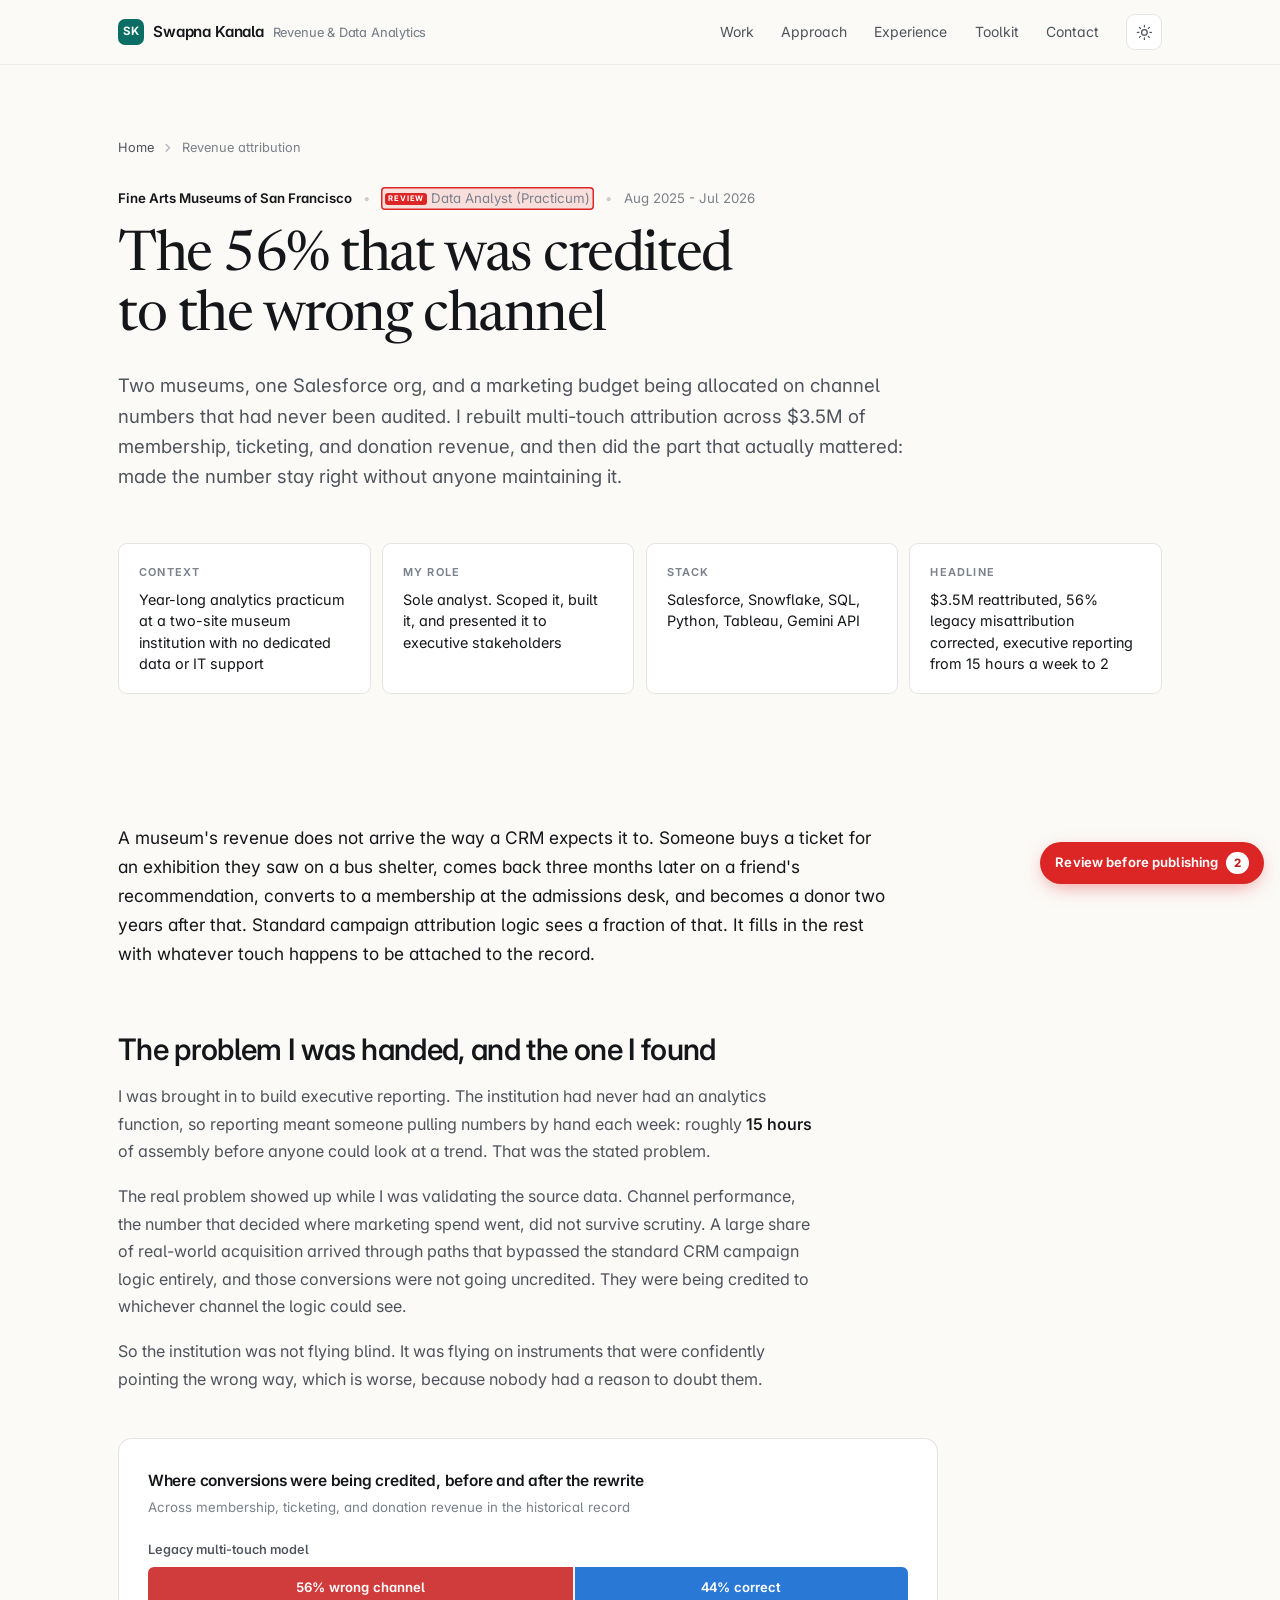
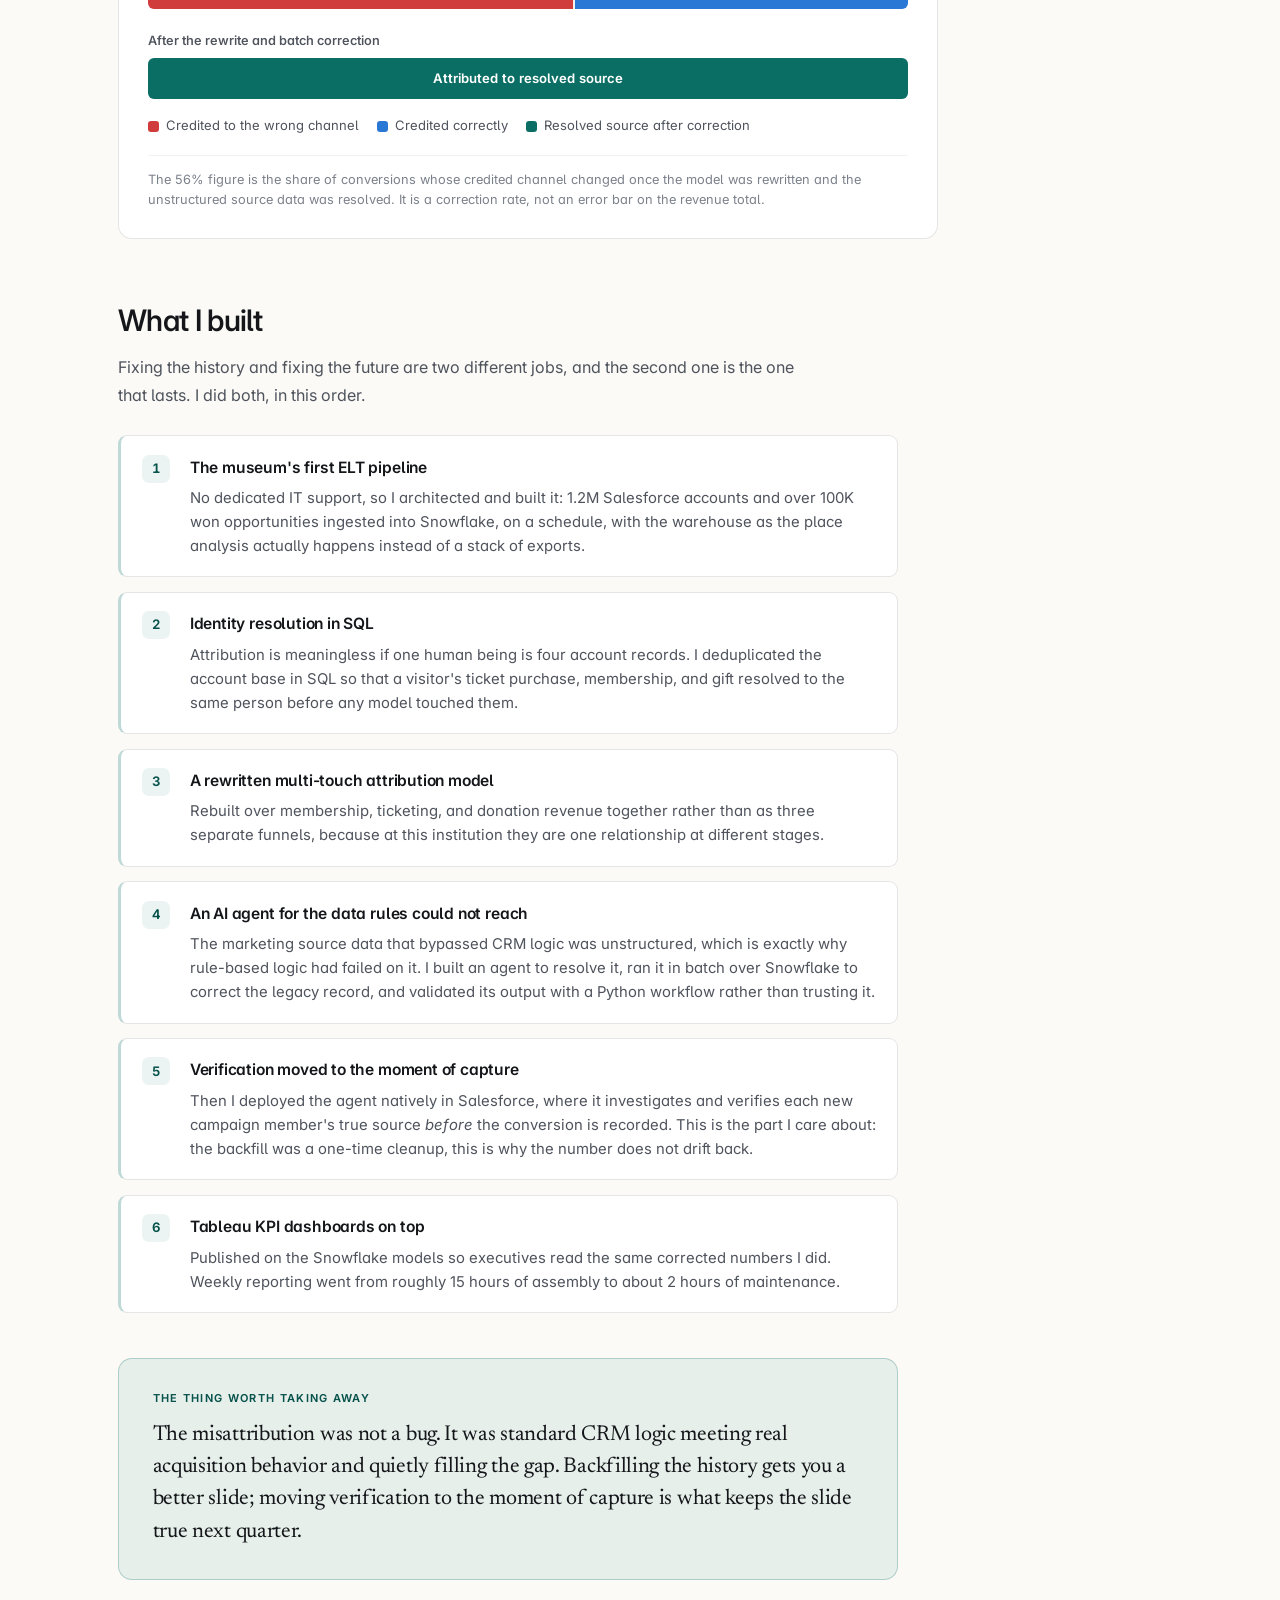
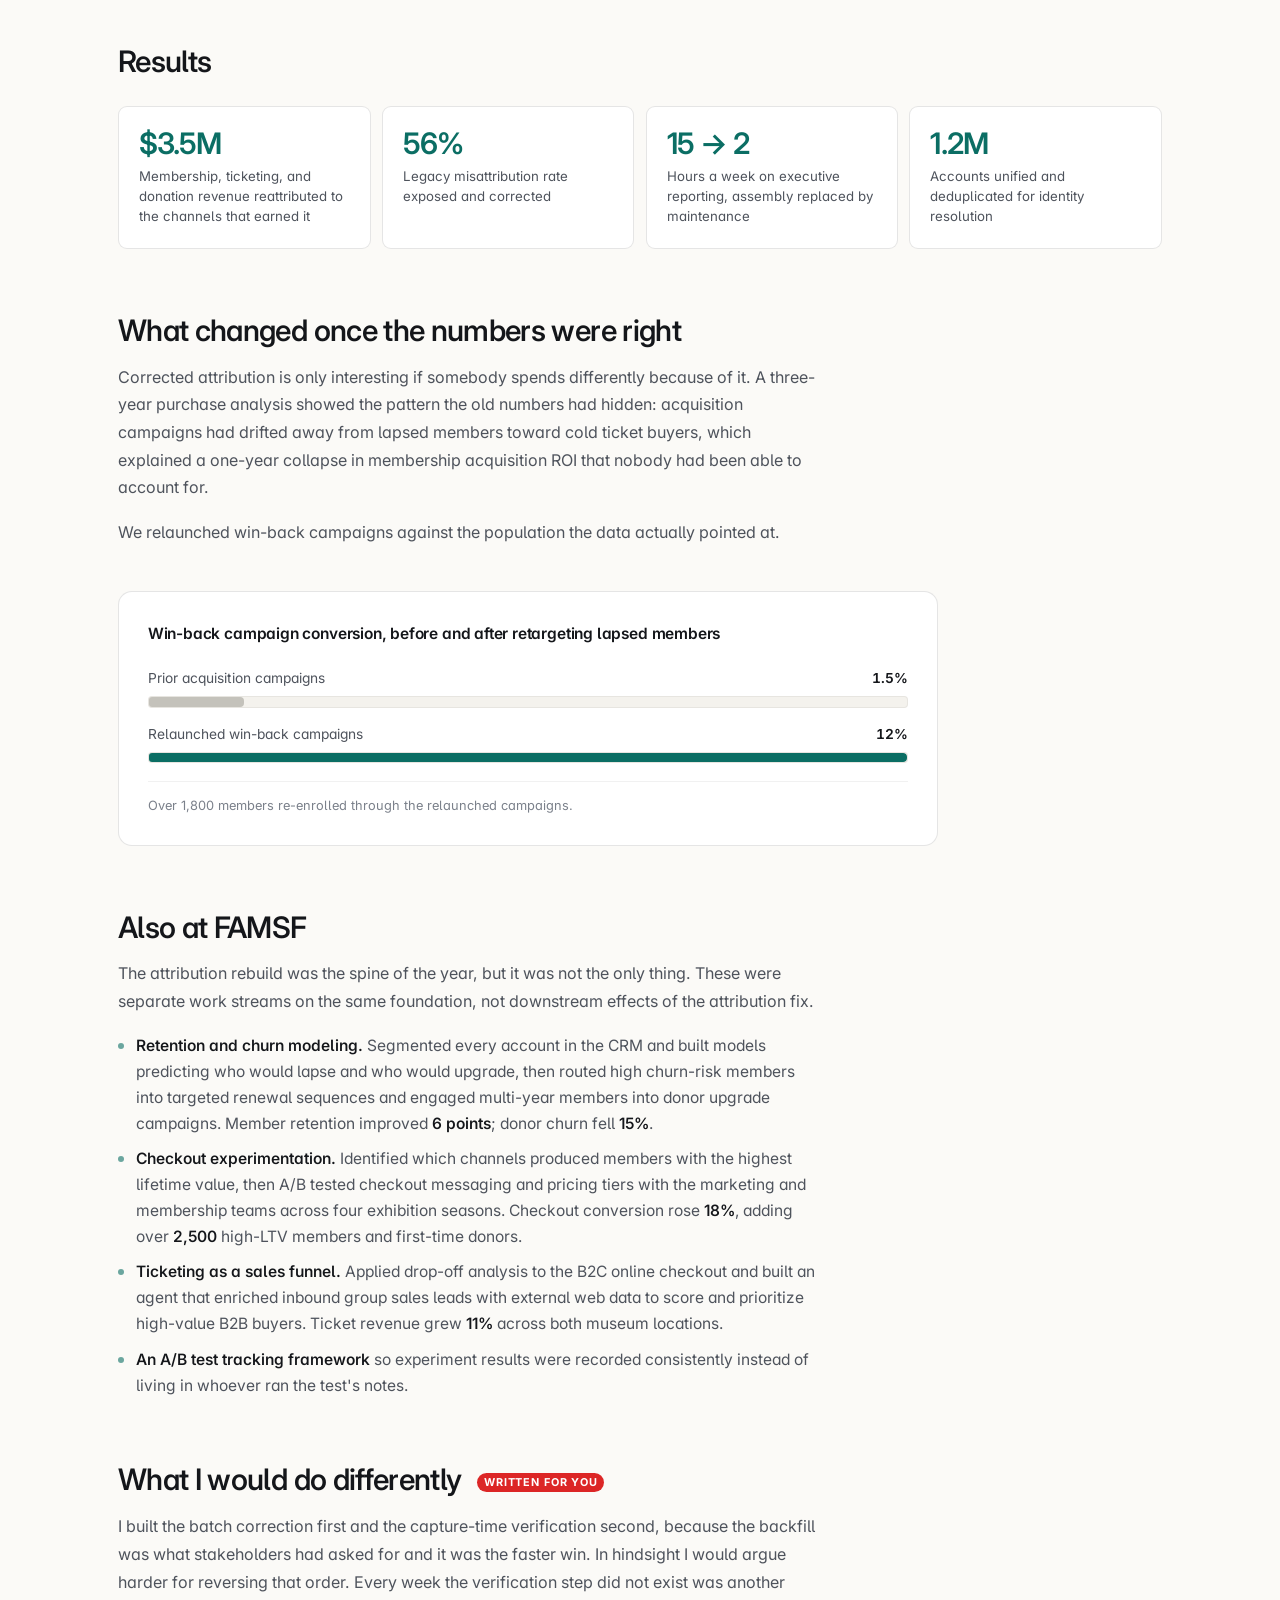
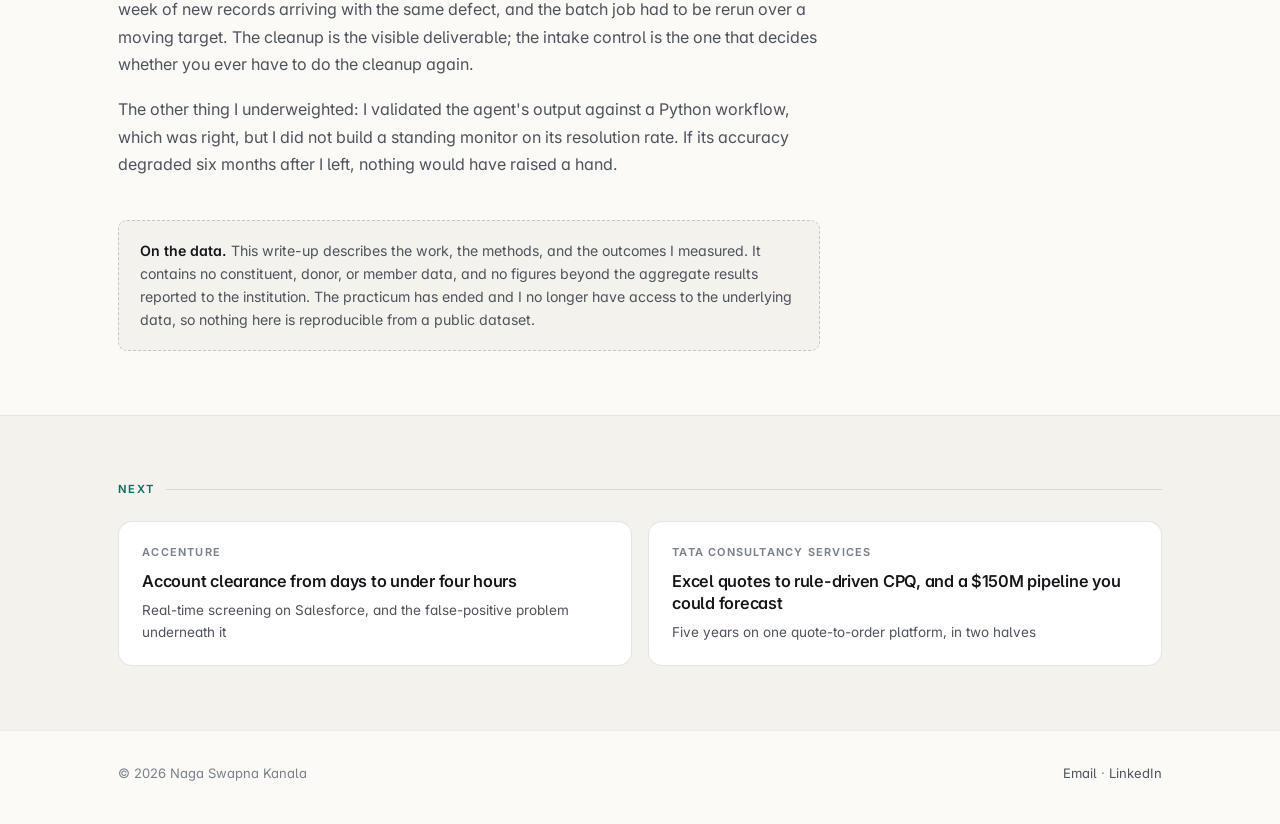
<file: work/revenue-attribution.html>
<!doctype html>
<html lang="en">
<head>
<meta charset="utf-8">
<meta name="viewport" content="width=device-width, initial-scale=1">
<title>The 56% credited to the wrong channel | Naga Swapna Kanala</title>
<meta name="description" content="Rebuilding revenue attribution at the Fine Arts Museums of San Francisco: $3.5M reattributed across membership, ticketing, and donations, the museum's first Snowflake ELT pipeline, and source verification moved to the moment of capture.">
<link rel="canonical" href="https://swapna-kanala.vercel.app/work/revenue-attribution">
<meta name="robots" content="index, follow">

<meta property="og:type" content="article">
<meta property="og:title" content="The 56% credited to the wrong channel">
<meta property="og:description" content="$3.5M reattributed, the museum's first ELT pipeline, and attribution that stays right without a person in the loop.">
<meta property="og:url" content="https://swapna-kanala.vercel.app/work/revenue-attribution">
<meta name="twitter:card" content="summary_large_image">

<link rel="icon" href="/favicon.svg" type="image/svg+xml">
<meta name="theme-color" content="#0b6e64" media="(prefers-color-scheme: light)">
<meta name="theme-color" content="#0f1115" media="(prefers-color-scheme: dark)">

<script>
(function(){try{var t=localStorage.getItem("theme");if(t==="dark"||t==="light"){document.documentElement.setAttribute("data-theme",t);}}catch(e){}})();
</script>

<link rel="preconnect" href="https://fonts.googleapis.com">
<link rel="preconnect" href="https://fonts.gstatic.com" crossorigin>
<link rel="stylesheet" href="https://fonts.googleapis.com/css2?family=Inter:wght@400;450;500;540;560;600;620;680&family=Newsreader:ital,wght@0,400;0,420;0,500;1,420&display=swap">
<link rel="stylesheet" href="/assets/styles.css">
</head>

<body>
<a class="skip" href="#main">Skip to content</a>

<header class="masthead">
  <div class="wrap masthead__inner">
    <a class="brand" href="/">
      <span class="brand__mark" aria-hidden="true">SK</span>
      <span>Swapna Kanala</span>
      <span class="brand__role">Revenue &amp; Data Analytics</span>
    </a>
    <nav aria-label="Sections">
      <ul class="navlinks">
        <li><a href="/#work">Work</a></li>
        <li><a href="/#approach">Approach</a></li>
        <li><a href="/#record">Experience</a></li>
        <li><a href="/#toolkit">Toolkit</a></li>
        <li><a href="/#contact">Contact</a></li>
      </ul>
    </nav>
    <button class="themetoggle" type="button" data-theme-toggle aria-label="Switch theme">
      <svg class="i-sun" viewBox="0 0 24 24" fill="none" stroke="currentColor" stroke-width="1.8" stroke-linecap="round" aria-hidden="true"><circle cx="12" cy="12" r="4"/><path d="M12 2v2M12 20v2M4.9 4.9l1.4 1.4M17.7 17.7l1.4 1.4M2 12h2M20 12h2M4.9 19.1l1.4-1.4M17.7 6.3l1.4-1.4"/></svg>
      <svg class="i-moon" viewBox="0 0 24 24" fill="none" stroke="currentColor" stroke-width="1.8" stroke-linecap="round" aria-hidden="true"><path d="M21 12.8A9 9 0 1111.2 3a7 7 0 009.8 9.8z"/></svg>
    </button>
  </div>
</header>

<main id="main">

  <section class="casehero">
    <div class="wrap">
      <nav class="crumbs" aria-label="Breadcrumb">
        <a href="/">Home</a>
        <svg viewBox="0 0 24 24" fill="none" stroke="currentColor" stroke-width="2.4" stroke-linecap="round" stroke-linejoin="round" aria-hidden="true"><path d="M9 6l6 6-6 6"/></svg>
        <span>Revenue attribution</span>
      </nav>

      <div class="casehero__meta">
        <strong>Fine Arts Museums of San Francisco</strong>
        <span class="sep" aria-hidden="true">•</span>
        <span class="todo" data-todo="Title must match LinkedIn word for word." data-where="Page header">Data Analyst (Practicum)</span>
        <span class="sep" aria-hidden="true">•</span>
        <span>Aug 2025 - Jul 2026</span>
      </div>

      <h1 class="casehero__h1">The 56% that was credited to the wrong channel</h1>

      <p class="casehero__lede">
        Two museums, one Salesforce org, and a marketing budget being allocated on channel numbers
        that had never been audited. I rebuilt multi-touch attribution across $3.5M of membership,
        ticketing, and donation revenue, and then did the part that actually mattered: made the
        number stay right without anyone maintaining it.
      </p>

      <div class="glance">
        <div class="glance__cell">
          <div class="glance__k">Context</div>
          <div class="glance__v">Year-long analytics practicum at a two-site museum institution with no dedicated data or IT support</div>
        </div>
        <div class="glance__cell">
          <div class="glance__k">My role</div>
          <div class="glance__v">Sole analyst. Scoped it, built it, and presented it to executive stakeholders</div>
        </div>
        <div class="glance__cell">
          <div class="glance__k">Stack</div>
          <div class="glance__v">Salesforce, Snowflake, SQL, Python, Tableau, Gemini API</div>
        </div>
        <div class="glance__cell">
          <div class="glance__k">Headline</div>
          <div class="glance__v">$3.5M reattributed, 56% legacy misattribution corrected, executive reporting from 15 hours a week to 2</div>
        </div>
      </div>
    </div>
  </section>

  <section class="casebody">
    <div class="wrap">

      <p class="kicker">
        A museum's revenue does not arrive the way a CRM expects it to. Someone buys a ticket for an
        exhibition they saw on a bus shelter, comes back three months later on a friend's
        recommendation, converts to a membership at the admissions desk, and becomes a donor two
        years after that. Standard campaign attribution logic sees a fraction of that. It fills in
        the rest with whatever touch happens to be attached to the record.
      </p>

      <h2>The problem I was handed, and the one I found</h2>

      <p>
        I was brought in to build executive reporting. The institution had never had an analytics
        function, so reporting meant someone pulling numbers by hand each week: roughly
        <strong>15 hours</strong> of assembly before anyone could look at a trend. That was the
        stated problem.
      </p>

      <p>
        The real problem showed up while I was validating the source data. Channel performance, the
        number that decided where marketing spend went, did not survive scrutiny. A large share of
        real-world acquisition arrived through paths that bypassed the standard CRM campaign logic
        entirely, and those conversions were not going uncredited. They were being credited to
        whichever channel the logic could see.
      </p>

      <p>
        So the institution was not flying blind. It was flying on instruments that were confidently
        pointing the wrong way, which is worse, because nobody had a reason to doubt them.
      </p>

      <figure class="fig">
        <div class="fig__h">Where conversions were being credited, before and after the rewrite</div>
        <div class="fig__sub">Across membership, ticketing, and donation revenue in the historical record</div>
        <div class="fig__body">
          <div class="splitrow">
            <div class="splitrow__k">Legacy multi-touch model</div>
            <div class="split" role="img" aria-label="In the legacy model, 56 percent of conversions were credited to the wrong channel and 44 percent were credited correctly.">
              <div class="split__seg" data-s2 style="flex:56">56% wrong channel</div>
              <div class="split__seg" data-s1 style="flex:44">44% correct</div>
            </div>
          </div>
          <div class="splitrow">
            <div class="splitrow__k">After the rewrite and batch correction</div>
            <div class="split" role="img" aria-label="After the rewrite, conversions in the corrected historical record are attributed to their resolved source.">
              <div class="split__seg" data-ok style="flex:100">Attributed to resolved source</div>
            </div>
          </div>
          <ul class="legend">
            <li><span class="swatch" style="background:var(--series-2)" aria-hidden="true"></span> Credited to the wrong channel</li>
            <li><span class="swatch" style="background:var(--series-1)" aria-hidden="true"></span> Credited correctly</li>
            <li><span class="swatch" style="background:var(--accent)" aria-hidden="true"></span> Resolved source after correction</li>
          </ul>
        </div>
        <figcaption>
          The 56% figure is the share of conversions whose credited channel changed once the model
          was rewritten and the unstructured source data was resolved. It is a correction rate, not
          an error bar on the revenue total.
        </figcaption>
      </figure>

      <h2>What I built</h2>

      <p>
        Fixing the history and fixing the future are two different jobs, and the second one is the
        one that lasts. I did both, in this order.
      </p>

      <ol class="steps">
        <li>
          <div>
            <b>The museum's first ELT pipeline</b>
            <span>
              No dedicated IT support, so I architected and built it: 1.2M Salesforce accounts and
              over 100K won opportunities ingested into Snowflake, on a schedule, with the warehouse
              as the place analysis actually happens instead of a stack of exports.
            </span>
          </div>
        </li>
        <li>
          <div>
            <b>Identity resolution in SQL</b>
            <span>
              Attribution is meaningless if one human being is four account records. I deduplicated
              the account base in SQL so that a visitor's ticket purchase, membership, and gift
              resolved to the same person before any model touched them.
            </span>
          </div>
        </li>
        <li>
          <div>
            <b>A rewritten multi-touch attribution model</b>
            <span>
              Rebuilt over membership, ticketing, and donation revenue together rather than as three
              separate funnels, because at this institution they are one relationship at different
              stages.
            </span>
          </div>
        </li>
        <li>
          <div>
            <b>An AI agent for the data rules could not reach</b>
            <span>
              The marketing source data that bypassed CRM logic was unstructured, which is exactly
              why rule-based logic had failed on it. I built an agent to resolve it, ran it in batch
              over Snowflake to correct the legacy record, and validated its output with a Python
              workflow rather than trusting it.
            </span>
          </div>
        </li>
        <li>
          <div>
            <b>Verification moved to the moment of capture</b>
            <span>
              Then I deployed the agent natively in Salesforce, where it investigates and verifies
              each new campaign member's true source <em>before</em> the conversion is recorded. This
              is the part I care about: the backfill was a one-time cleanup, this is why the number
              does not drift back.
            </span>
          </div>
        </li>
        <li>
          <div>
            <b>Tableau KPI dashboards on top</b>
            <span>
              Published on the Snowflake models so executives read the same corrected numbers I did.
              Weekly reporting went from roughly 15 hours of assembly to about 2 hours of
              maintenance.
            </span>
          </div>
        </li>
      </ol>

      <div class="insight">
        <div class="insight__k">The thing worth taking away</div>
        <p>
          The misattribution was not a bug. It was standard CRM logic meeting real acquisition
          behavior and quietly filling the gap. Backfilling the history gets you a better slide;
          moving verification to the moment of capture is what keeps the slide true next quarter.
        </p>
      </div>

      <h2>Results</h2>

      <div class="results">
        <div class="res">
          <div class="res__n">$3.5M</div>
          <div class="res__l">Membership, ticketing, and donation revenue reattributed to the channels that earned it</div>
        </div>
        <div class="res">
          <div class="res__n">56%</div>
          <div class="res__l">Legacy misattribution rate exposed and corrected</div>
        </div>
        <div class="res">
          <div class="res__n">15 → 2</div>
          <div class="res__l">Hours a week on executive reporting, assembly replaced by maintenance</div>
        </div>
        <div class="res">
          <div class="res__n">1.2M</div>
          <div class="res__l">Accounts unified and deduplicated for identity resolution</div>
        </div>
      </div>

      <h2>What changed once the numbers were right</h2>

      <p>
        Corrected attribution is only interesting if somebody spends differently because of it. A
        three-year purchase analysis showed the pattern the old numbers had hidden: acquisition
        campaigns had drifted away from lapsed members toward cold ticket buyers, which explained a
        one-year collapse in membership acquisition ROI that nobody had been able to account for.
      </p>

      <p>
        We relaunched win-back campaigns against the population the data actually pointed at.
      </p>

      <figure class="fig">
        <div class="fig__h">Win-back campaign conversion, before and after retargeting lapsed members</div>
        <div class="fig__body">
          <div class="bars">
            <div>
              <div class="bar__top"><span class="bar__label">Prior acquisition campaigns</span><span class="bar__val">1.5%</span></div>
              <div class="bar__track"><div class="bar__fill" style="width:12.5%"></div></div>
            </div>
            <div>
              <div class="bar__top"><span class="bar__label">Relaunched win-back campaigns</span><span class="bar__val">12%</span></div>
              <div class="bar__track"><div class="bar__fill" data-accent style="width:100%"></div></div>
            </div>
          </div>
        </div>
        <figcaption>Over 1,800 members re-enrolled through the relaunched campaigns.</figcaption>
      </figure>

      <h2>Also at FAMSF</h2>

      <p>
        The attribution rebuild was the spine of the year, but it was not the only thing. These were
        separate work streams on the same foundation, not downstream effects of the attribution fix.
      </p>

      <ul class="bullets">
        <li>
          <strong>Retention and churn modeling.</strong> Segmented every account in the CRM and built
          models predicting who would lapse and who would upgrade, then routed high churn-risk
          members into targeted renewal sequences and engaged multi-year members into donor upgrade
          campaigns. Member retention improved <strong>6 points</strong>; donor churn fell
          <strong>15%</strong>.
        </li>
        <li>
          <strong>Checkout experimentation.</strong> Identified which channels produced members with
          the highest lifetime value, then A/B tested checkout messaging and pricing tiers with the
          marketing and membership teams across four exhibition seasons. Checkout conversion rose
          <strong>18%</strong>, adding over <strong>2,500</strong> high-LTV members and first-time
          donors.
        </li>
        <li>
          <strong>Ticketing as a sales funnel.</strong> Applied drop-off analysis to the B2C online
          checkout and built an agent that enriched inbound group sales leads with external web data
          to score and prioritize high-value B2B buyers. Ticket revenue grew <strong>11%</strong>
          across both museum locations.
        </li>
        <li>
          <strong>An A/B test tracking framework</strong> so experiment results were recorded
          consistently instead of living in whoever ran the test's notes.
        </li>
      </ul>

      <h2>What I would do differently <span class="todo-pin" data-todo="This section was written for you from the facts on file, so it is the least verified part of the page. Edit it until it is what you actually think, or tell me the real lesson and I will rewrite it. Interviewers follow up on exactly this." data-where="Reflection section">written for you</span></h2>

      <p>
        I built the batch correction first and the capture-time verification second, because the
        backfill was what stakeholders had asked for and it was the faster win. In hindsight I would
        argue harder for reversing that order. Every week the verification step did not exist was
        another week of new records arriving with the same defect, and the batch job had to be rerun
        over a moving target. The cleanup is the visible deliverable; the intake control is the one
        that decides whether you ever have to do the cleanup again.
      </p>

      <p>
        The other thing I underweighted: I validated the agent's output against a Python workflow,
        which was right, but I did not build a standing monitor on its resolution rate. If its
        accuracy degraded six months after I left, nothing would have raised a hand.
      </p>

      <div class="note">
        <strong>On the data.</strong> This write-up describes the work, the methods, and the outcomes
        I measured. It contains no constituent, donor, or member data, and no figures beyond the
        aggregate results reported to the institution. The practicum has ended and I no longer have
        access to the underlying data, so nothing here is reproducible from a public dataset.
      </div>

    </div>
  </section>

  <section class="band band--tight band--sunk">
    <div class="wrap">
      <div class="eyebrow">Next</div>
      <div class="nextcase">
        <a href="/work/compliance-screening">
          <div class="k">Accenture</div>
          <div class="t">Account clearance from days to under four hours</div>
          <div class="o">Real-time screening on Salesforce, and the false-positive problem underneath it</div>
        </a>
        <a href="/work/quote-to-order">
          <div class="k">Tata Consultancy Services</div>
          <div class="t">Excel quotes to rule-driven CPQ, and a $150M pipeline you could forecast</div>
          <div class="o">Five years on one quote-to-order platform, in two halves</div>
        </a>
      </div>
    </div>
  </section>

</main>

<footer class="foot">
  <div class="wrap foot__inner">
    <span>© 2026 Naga Swapna Kanala</span>
    <span>
      <a href="mailto:naga.swapna.kanala@gmail.com">Email</a> ·
      <a href="https://www.linkedin.com/in/naga-swapna-kanala" target="_blank" rel="noopener">LinkedIn</a>
    </span>
  </div>
</footer>

<script src="/assets/site.js" defer></script>
</body>
</html>
</file>
<file: assets/styles.css>
/* ==========================================================================
   Naga Swapna Kanala — portfolio
   Zero dependencies. One stylesheet. Light + dark, both selected.
   ========================================================================== */

/* --------------------------------------------------------------------------
   1. Tokens
   -------------------------------------------------------------------------- */

:root {
  color-scheme: light;

  /* Surfaces */
  --page:          #fbfaf7;
  --surface:       #ffffff;
  --surface-sunk:  #f4f2ed;
  --surface-hover: #f7f5f0;

  /* Ink */
  --ink:           #14161a;
  --ink-2:         #4e535c;
  --ink-3:         #7b818b;

  /* Lines */
  --line:          rgba(20, 22, 26, 0.11);
  --line-strong:   rgba(20, 22, 26, 0.20);
  --line-hair:     rgba(20, 22, 26, 0.06);

  /* Accent */
  --accent:        #0b6e64;
  --accent-ink:    #08534c;
  --accent-wash:   rgba(11, 110, 100, 0.08);
  --accent-edge:   rgba(11, 110, 100, 0.26);

  /* Chart roles (validated against --page in both modes) */
  --series-1:      #2a78d6;
  --series-2:      #d03b3b;
  --series-mute:   #c4c2bb;
  --grid:          rgba(20, 22, 26, 0.09);

  /* Elevation */
  --lift:   0 1px 2px rgba(20, 22, 26, 0.05), 0 8px 24px -12px rgba(20, 22, 26, 0.12);
  --lift-2: 0 1px 2px rgba(20, 22, 26, 0.06), 0 18px 42px -18px rgba(20, 22, 26, 0.20);

  /* Type */
  --sans: "Inter", -apple-system, BlinkMacSystemFont, "Segoe UI", system-ui, sans-serif;
  --display: "Newsreader", ui-serif, Georgia, "Times New Roman", serif;

  /* Rhythm */
  --wrap: 1140px;
  --prose: 70ch;
  --gutter: clamp(1.25rem, 5vw, 3rem);
  --radius: 14px;
  --radius-sm: 9px;
}

@media (prefers-color-scheme: dark) {
  :root:not([data-theme="light"]) {
    color-scheme: dark;

    --page:          #0f1115;
    --surface:       #171a20;
    --surface-sunk:  #1d2027;
    --surface-hover: #1e2229;

    --ink:           #edeff2;
    --ink-2:         #a7aeb9;
    --ink-3:         #79808b;

    --line:          rgba(237, 239, 242, 0.13);
    --line-strong:   rgba(237, 239, 242, 0.24);
    --line-hair:     rgba(237, 239, 242, 0.07);

    --accent:        #35b3a2;
    --accent-ink:    #5ecbbb;
    --accent-wash:   rgba(53, 179, 162, 0.11);
    --accent-edge:   rgba(53, 179, 162, 0.32);

    --series-1:      #3987e5;
    --series-2:      #e66767;
    --series-mute:   #464b55;
    --grid:          rgba(237, 239, 242, 0.10);

    --lift:   0 1px 2px rgba(0, 0, 0, 0.4), 0 8px 24px -12px rgba(0, 0, 0, 0.6);
    --lift-2: 0 1px 2px rgba(0, 0, 0, 0.45), 0 18px 42px -18px rgba(0, 0, 0, 0.7);
  }
}

:root[data-theme="dark"] {
  color-scheme: dark;

  --page:          #0f1115;
  --surface:       #171a20;
  --surface-sunk:  #1d2027;
  --surface-hover: #1e2229;

  --ink:           #edeff2;
  --ink-2:         #a7aeb9;
  --ink-3:         #79808b;

  --line:          rgba(237, 239, 242, 0.13);
  --line-strong:   rgba(237, 239, 242, 0.24);
  --line-hair:     rgba(237, 239, 242, 0.07);

  --accent:        #35b3a2;
  --accent-ink:    #5ecbbb;
  --accent-wash:   rgba(53, 179, 162, 0.11);
  --accent-edge:   rgba(53, 179, 162, 0.32);

  --series-1:      #3987e5;
  --series-2:      #e66767;
  --series-mute:   #464b55;
  --grid:          rgba(237, 239, 242, 0.10);

  --lift:   0 1px 2px rgba(0, 0, 0, 0.4), 0 8px 24px -12px rgba(0, 0, 0, 0.6);
  --lift-2: 0 1px 2px rgba(0, 0, 0, 0.45), 0 18px 42px -18px rgba(0, 0, 0, 0.7);
}

/* --------------------------------------------------------------------------
   2. Reset
   -------------------------------------------------------------------------- */

*, *::before, *::after { box-sizing: border-box; }

html {
  -webkit-text-size-adjust: 100%;
  scroll-behavior: smooth;
  scroll-padding-top: 5.5rem;
}

@media (prefers-reduced-motion: reduce) {
  html { scroll-behavior: auto; }
  *, *::before, *::after {
    animation-duration: 0.01ms !important;
    transition-duration: 0.01ms !important;
  }
}

body {
  margin: 0;
  background: var(--page);
  color: var(--ink);
  font-family: var(--sans);
  font-size: 1rem;
  line-height: 1.65;
  font-feature-settings: "cv05" 1, "cv11" 1;
  -webkit-font-smoothing: antialiased;
  text-rendering: optimizeLegibility;
  overflow-x: hidden;
}

img, svg { max-width: 100%; height: auto; display: block; }
a { color: inherit; }

h1, h2, h3, h4 {
  margin: 0;
  font-weight: 560;
  line-height: 1.15;
  letter-spacing: -0.021em;
  text-wrap: balance;
}

p { margin: 0; text-wrap: pretty; }
ul, ol { margin: 0; padding: 0; }

:focus-visible {
  outline: 2px solid var(--accent);
  outline-offset: 3px;
  border-radius: 4px;
}

::selection { background: var(--accent-wash); color: var(--ink); }

.sr-only {
  position: absolute; width: 1px; height: 1px;
  padding: 0; margin: -1px; overflow: hidden;
  clip: rect(0 0 0 0); white-space: nowrap; border: 0;
}

.skip {
  position: absolute; left: 50%; top: 0;
  transform: translate(-50%, -150%);
  z-index: 100; padding: 0.7rem 1.2rem;
  background: var(--accent); color: #fff;
  border-radius: 0 0 10px 10px; font-size: 0.875rem;
  font-weight: 560; text-decoration: none;
  transition: transform 0.18s ease;
}
.skip:focus { transform: translate(-50%, 0); }

/* --------------------------------------------------------------------------
   3. Layout
   -------------------------------------------------------------------------- */

.wrap {
  width: 100%;
  max-width: var(--wrap);
  margin-inline: auto;
  padding-inline: var(--gutter);
}

.prose { max-width: var(--prose); }

section { position: relative; }

.band {
  padding-block: clamp(3.5rem, 8vw, 6.5rem);
  border-top: 1px solid var(--line-hair);
}
.band--sunk { background: var(--surface-sunk); }
.band--tight { padding-block: clamp(2.5rem, 5vw, 4rem); }

.eyebrow {
  display: flex;
  align-items: center;
  gap: 0.7rem;
  margin-bottom: 1.4rem;
  font-size: 0.7rem;
  font-weight: 620;
  letter-spacing: 0.13em;
  text-transform: uppercase;
  color: var(--accent);
}
.eyebrow::after {
  content: "";
  flex: 1;
  height: 1px;
  background: var(--line);
}

.h2 { font-size: clamp(1.6rem, 3.4vw, 2.3rem); }
.h3 { font-size: clamp(1.18rem, 2.2vw, 1.4rem); }

.lede {
  margin-top: 1.1rem;
  font-size: clamp(1.02rem, 1.7vw, 1.14rem);
  line-height: 1.65;
  color: var(--ink-2);
}

/* --------------------------------------------------------------------------
   4. Header
   -------------------------------------------------------------------------- */

.masthead {
  position: sticky;
  top: env(safe-area-inset-top, 0px);
  z-index: 40;
  background: color-mix(in srgb, var(--page) 86%, transparent);
  backdrop-filter: saturate(1.6) blur(14px);
  -webkit-backdrop-filter: saturate(1.6) blur(14px);
  border-bottom: 1px solid var(--line-hair);
}
@supports not (backdrop-filter: blur(1px)) {
  .masthead { background: var(--page); }
}

.masthead__inner {
  display: flex;
  align-items: center;
  gap: 1rem;
  min-height: 4rem;
}

.brand {
  display: inline-flex;
  align-items: baseline;
  gap: 0.55rem;
  font-weight: 600;
  font-size: 0.95rem;
  letter-spacing: -0.012em;
  text-decoration: none;
  margin-right: auto;
  white-space: nowrap;
}
.brand__mark {
  display: grid;
  place-items: center;
  width: 1.65rem; height: 1.65rem;
  flex: 0 0 auto;
  align-self: center;
  border-radius: 7px;
  background: var(--accent);
  color: #fff;
  font-size: 0.72rem;
  font-weight: 680;
  letter-spacing: 0.01em;
}
.brand__role {
  color: var(--ink-3);
  font-weight: 450;
  font-size: 0.8rem;
}
@media (max-width: 640px) { .brand__role { display: none; } }

.navlinks {
  display: flex;
  align-items: center;
  gap: 0.35rem;
  list-style: none;
}
@media (max-width: 860px) { .navlinks { display: none; } }

.navlinks a {
  display: block;
  padding: 0.42rem 0.68rem;
  border-radius: 8px;
  font-size: 0.875rem;
  color: var(--ink-2);
  text-decoration: none;
  transition: color 0.15s ease, background 0.15s ease;
}
.navlinks a:hover { color: var(--ink); background: var(--surface-hover); }

/* --------------------------------------------------------------------------
   5. Buttons
   -------------------------------------------------------------------------- */

.btn {
  display: inline-flex;
  align-items: center;
  gap: 0.5rem;
  padding: 0.66rem 1.1rem;
  border: 1px solid var(--line-strong);
  border-radius: 10px;
  background: var(--surface);
  color: var(--ink);
  font: inherit;
  font-size: 0.9rem;
  font-weight: 540;
  text-decoration: none;
  cursor: pointer;
  transition: background 0.16s ease, border-color 0.16s ease, transform 0.16s ease;
}
.btn:hover { background: var(--surface-hover); border-color: var(--accent-edge); }
.btn:active { transform: translateY(1px); }

.btn--primary {
  background: var(--accent);
  border-color: var(--accent);
  color: #fff;
}
.btn--primary:hover {
  background: var(--accent-ink);
  border-color: var(--accent-ink);
  color: #fff;
}
:root[data-theme="dark"] .btn--primary,
:root[data-theme="dark"] .btn--primary:hover { color: #08110f; }
@media (prefers-color-scheme: dark) {
  :root:not([data-theme="light"]) .btn--primary,
  :root:not([data-theme="light"]) .btn--primary:hover { color: #08110f; }
}

.btn--ghost { background: transparent; }
.btn--ghost:hover { background: var(--accent-wash); }

.btn__icon { width: 1rem; height: 1rem; flex: 0 0 auto; }

.themetoggle {
  display: grid;
  place-items: center;
  width: 2.25rem; height: 2.25rem;
  flex: 0 0 auto;
  padding: 0;
  border: 1px solid var(--line);
  border-radius: 9px;
  background: var(--surface);
  color: var(--ink-2);
  cursor: pointer;
  transition: color 0.15s ease, border-color 0.15s ease;
}
.themetoggle:hover { color: var(--ink); border-color: var(--accent-edge); }
.themetoggle svg { width: 1.05rem; height: 1.05rem; }
.themetoggle .i-moon { display: none; }
:root[data-theme="dark"] .themetoggle .i-moon { display: block; }
:root[data-theme="dark"] .themetoggle .i-sun { display: none; }
@media (prefers-color-scheme: dark) {
  :root:not([data-theme="light"]) .themetoggle .i-moon { display: block; }
  :root:not([data-theme="light"]) .themetoggle .i-sun { display: none; }
}

/* --------------------------------------------------------------------------
   6. Hero
   -------------------------------------------------------------------------- */

.hero {
  position: relative;
  padding-block: clamp(3.5rem, 9vw, 7rem) clamp(2.5rem, 5vw, 4rem);
  overflow: hidden;
}

.hero::before {
  content: "";
  position: absolute;
  inset: -40% -10% auto -10%;
  height: 130%;
  background:
    radial-gradient(48% 60% at 18% 0%, var(--accent-wash), transparent 70%),
    radial-gradient(40% 50% at 88% 12%, var(--accent-wash), transparent 72%);
  pointer-events: none;
  z-index: 0;
}

.hero > .wrap { position: relative; z-index: 1; }

.hero__avail {
  display: inline-flex;
  align-items: center;
  gap: 0.55rem;
  margin-bottom: 1.8rem;
  padding: 0.34rem 0.8rem 0.34rem 0.6rem;
  border: 1px solid var(--accent-edge);
  border-radius: 999px;
  background: var(--accent-wash);
  font-size: 0.78rem;
  font-weight: 520;
  color: var(--accent-ink);
  letter-spacing: 0.005em;
}
.hero__dot {
  width: 0.5rem; height: 0.5rem;
  border-radius: 50%;
  background: var(--accent);
  box-shadow: 0 0 0 3px var(--accent-wash);
}

.hero__name {
  font-size: 0.74rem;
  font-weight: 620;
  letter-spacing: 0.15em;
  text-transform: uppercase;
  color: var(--ink-3);
  margin-bottom: 1rem;
}

.hero__h1 {
  font-family: var(--display);
  font-weight: 420;
  font-size: clamp(2.35rem, 6.6vw, 4.6rem);
  line-height: 1.04;
  letter-spacing: -0.028em;
  max-width: 21ch;
}
.hero__h1 em {
  font-style: italic;
  color: var(--accent);
}

.hero__sub {
  margin-top: 1.6rem;
  max-width: 62ch;
  font-size: clamp(1.03rem, 1.9vw, 1.19rem);
  line-height: 1.62;
  color: var(--ink-2);
}
.hero__sub strong { color: var(--ink); font-weight: 560; }

.hero__cta {
  display: flex;
  flex-wrap: wrap;
  gap: 0.7rem;
  margin-top: 2.2rem;
}

/* Stat strip */
.statstrip {
  display: grid;
  grid-template-columns: repeat(4, 1fr);
  gap: 1px;
  margin-top: clamp(2.8rem, 6vw, 4.2rem);
  background: var(--line);
  border: 1px solid var(--line);
  border-radius: var(--radius);
  overflow: hidden;
}
@media (max-width: 860px) { .statstrip { grid-template-columns: repeat(2, 1fr); } }

.stat {
  padding: clamp(1.1rem, 2.4vw, 1.6rem);
  background: var(--surface);
}
.stat__num {
  font-size: clamp(1.6rem, 3.6vw, 2.15rem);
  font-weight: 600;
  letter-spacing: -0.03em;
  line-height: 1.05;
  color: var(--ink);
}
.stat__num span { color: var(--accent); }
.stat__label {
  margin-top: 0.45rem;
  font-size: 0.815rem;
  line-height: 1.45;
  color: var(--ink-2);
}

/* --------------------------------------------------------------------------
   7. Work cards
   -------------------------------------------------------------------------- */

.workgrid {
  display: grid;
  gap: 1.1rem;
  margin-top: 2.4rem;
}

.workcard {
  position: relative;
  display: grid;
  grid-template-columns: minmax(0, 1.55fr) minmax(0, 1fr);
  gap: clamp(1.4rem, 3.5vw, 3rem);
  align-items: center;
  padding: clamp(1.4rem, 3vw, 2.1rem);
  border: 1px solid var(--line);
  border-radius: var(--radius);
  background: var(--surface);
  box-shadow: var(--lift);
  text-decoration: none;
  transition: border-color 0.2s ease, box-shadow 0.2s ease, transform 0.2s ease;
}
.workcard:hover {
  border-color: var(--accent-edge);
  box-shadow: var(--lift-2);
  transform: translateY(-2px);
}
@media (max-width: 800px) {
  .workcard { grid-template-columns: 1fr; }
  .workcard__viz { order: -1; }
}

.workcard__meta {
  display: flex;
  flex-wrap: wrap;
  align-items: center;
  gap: 0.4rem 0.7rem;
  font-size: 0.775rem;
  color: var(--ink-3);
}
.workcard__org {
  font-weight: 620;
  color: var(--ink);
  letter-spacing: 0.005em;
}
.workcard__meta .sep { color: var(--line-strong); }

.workcard__title {
  margin-top: 0.8rem;
  font-size: clamp(1.28rem, 2.6vw, 1.7rem);
  letter-spacing: -0.024em;
  line-height: 1.2;
}
.workcard__blurb {
  margin-top: 0.75rem;
  font-size: 0.945rem;
  line-height: 1.62;
  color: var(--ink-2);
}

.workcard__tags {
  display: flex;
  flex-wrap: wrap;
  gap: 0.4rem;
  margin-top: 1.1rem;
  list-style: none;
}
.tag {
  padding: 0.24rem 0.6rem;
  border: 1px solid var(--line);
  border-radius: 999px;
  background: var(--surface-sunk);
  font-size: 0.735rem;
  font-weight: 500;
  color: var(--ink-2);
  white-space: nowrap;
}

.workcard__more {
  display: inline-flex;
  align-items: center;
  gap: 0.4rem;
  margin-top: 1.25rem;
  font-size: 0.875rem;
  font-weight: 560;
  color: var(--accent);
}
.workcard__more svg { width: 0.95rem; height: 0.95rem; transition: transform 0.2s ease; }
.workcard:hover .workcard__more svg { transform: translateX(3px); }

.workcard__viz {
  padding: clamp(0.9rem, 2vw, 1.3rem);
  border: 1px solid var(--line-hair);
  border-radius: var(--radius-sm);
  background: var(--surface-sunk);
}

/* --------------------------------------------------------------------------
   8. Capability bands
   -------------------------------------------------------------------------- */

.capgrid {
  display: grid;
  grid-template-columns: repeat(auto-fit, minmax(260px, 1fr));
  gap: 1.1rem;
  margin-top: 2.4rem;
}

.cap {
  padding: clamp(1.3rem, 2.6vw, 1.75rem);
  border: 1px solid var(--line);
  border-radius: var(--radius);
  background: var(--surface);
}
.cap__num {
  font-family: var(--display);
  font-size: 1.05rem;
  font-weight: 500;
  color: var(--accent);
  font-variant-numeric: tabular-nums;
}
.cap__title {
  margin-top: 0.5rem;
  font-size: 1.06rem;
  letter-spacing: -0.017em;
}
.cap__body {
  margin-top: 0.6rem;
  font-size: 0.915rem;
  line-height: 1.6;
  color: var(--ink-2);
}
.cap__list {
  margin-top: 1rem;
  padding-top: 1rem;
  border-top: 1px solid var(--line-hair);
  list-style: none;
  display: grid;
  gap: 0.42rem;
  font-size: 0.855rem;
  color: var(--ink-2);
}
/* Marker is absolutely positioned rather than a grid cell: a grid row would
   split inline children (a <strong> plus its trailing text) into separate
   items and wrap each one into the narrow marker column. */
.cap__list li {
  position: relative;
  padding-left: 0.85rem;
}
.cap__list li::before {
  content: "";
  position: absolute;
  left: 0;
  top: 0.55rem;
  width: 0.34rem; height: 0.34rem;
  border-radius: 50%;
  background: var(--accent);
  opacity: 0.55;
}

/* --------------------------------------------------------------------------
   9. Timeline
   -------------------------------------------------------------------------- */

.timeline {
  margin-top: 2.4rem;
  list-style: none;
  display: grid;
  gap: 0;
}

.tl {
  position: relative;
  display: grid;
  grid-template-columns: 11.5rem 1fr;
  gap: clamp(1rem, 3vw, 2.5rem);
  padding-block: 1.6rem;
  border-top: 1px solid var(--line-hair);
}
.tl:first-child { border-top: 0; }
@media (max-width: 740px) {
  .tl { grid-template-columns: 1fr; gap: 0.5rem; }
}

.tl__when {
  font-size: 0.815rem;
  font-variant-numeric: tabular-nums;
  color: var(--ink-3);
  padding-top: 0.15rem;
}
.tl__org {
  font-size: 1.02rem;
  font-weight: 600;
  letter-spacing: -0.013em;
}
.tl__role {
  margin-top: 0.15rem;
  font-size: 0.925rem;
  color: var(--accent);
  font-weight: 520;
}
.tl__note {
  margin-top: 0.55rem;
  font-size: 0.9rem;
  line-height: 1.6;
  color: var(--ink-2);
  max-width: 64ch;
}
.tl__link {
  display: inline-flex;
  align-items: center;
  gap: 0.35rem;
  margin-top: 0.6rem;
  font-size: 0.845rem;
  font-weight: 540;
  color: var(--accent);
  text-decoration: none;
  border-bottom: 1px solid var(--accent-edge);
  padding-bottom: 1px;
}
.tl__link:hover { border-bottom-color: var(--accent); }

.tl--edu .tl__role { color: var(--ink-2); }

/* --------------------------------------------------------------------------
   10. Toolkit
   -------------------------------------------------------------------------- */

/* Cells carry their own border and the grid uses a real gap. A 1px gap over a
   tinted wrapper looks seamless but paints a slab of wrapper colour wherever
   the last row is short, and these counts are not guaranteed to fill it. */
.kitgrid {
  display: grid;
  grid-template-columns: repeat(auto-fit, minmax(255px, 1fr));
  gap: 0.85rem;
  margin-top: 2.4rem;
}

.kit {
  padding: clamp(1.2rem, 2.4vw, 1.6rem);
  background: var(--surface);
  border: 1px solid var(--line);
  border-radius: var(--radius);
}
.kit__h {
  font-size: 0.7rem;
  font-weight: 640;
  letter-spacing: 0.11em;
  text-transform: uppercase;
  color: var(--ink-3);
}
.kit__list {
  margin-top: 0.9rem;
  display: flex;
  flex-wrap: wrap;
  gap: 0.35rem;
  list-style: none;
}
.kit__list li {
  padding: 0.26rem 0.6rem;
  border-radius: 7px;
  background: var(--surface-sunk);
  border: 1px solid var(--line-hair);
  font-size: 0.8rem;
  color: var(--ink-2);
}
.kit__list li[data-strong] {
  background: var(--accent-wash);
  border-color: var(--accent-edge);
  color: var(--accent-ink);
  font-weight: 540;
}

.certrow {
  display: flex;
  flex-wrap: wrap;
  gap: 0.6rem;
  margin-top: 1.6rem;
}
.cert {
  display: inline-flex;
  align-items: center;
  gap: 0.55rem;
  padding: 0.5rem 0.9rem;
  border: 1px solid var(--line);
  border-radius: 999px;
  background: var(--surface);
  font-size: 0.85rem;
  font-weight: 520;
}
.cert svg { width: 1rem; height: 1rem; color: var(--accent); flex: 0 0 auto; }

/* --------------------------------------------------------------------------
   11. Contact
   -------------------------------------------------------------------------- */

.contact {
  display: grid;
  grid-template-columns: minmax(0, 1fr) auto;
  gap: clamp(1.6rem, 4vw, 3rem);
  align-items: end;
}
@media (max-width: 760px) { .contact { grid-template-columns: 1fr; align-items: start; } }

.contact__h {
  font-family: var(--display);
  font-weight: 420;
  font-size: clamp(1.9rem, 4.6vw, 3rem);
  letter-spacing: -0.026em;
  line-height: 1.1;
}
.contact__rows {
  margin-top: 1.8rem;
  display: grid;
  gap: 0.1rem;
  list-style: none;
}
.contact__rows li { border-top: 1px solid var(--line-hair); }
.contact__rows a {
  display: flex;
  align-items: center;
  gap: 0.9rem;
  padding: 0.85rem 0.25rem;
  font-size: 0.95rem;
  text-decoration: none;
  color: var(--ink);
  transition: color 0.15s ease, padding-left 0.18s ease;
}
.contact__rows a:hover { color: var(--accent); padding-left: 0.65rem; }
.contact__rows .k {
  flex: 0 0 5.5rem;
  font-size: 0.72rem;
  font-weight: 620;
  letter-spacing: 0.1em;
  text-transform: uppercase;
  color: var(--ink-3);
}
.contact__rows .v { word-break: break-word; }

.foot {
  padding-block: 2rem 2.5rem;
  border-top: 1px solid var(--line-hair);
  font-size: 0.815rem;
  color: var(--ink-3);
}
.foot__inner {
  display: flex;
  flex-wrap: wrap;
  gap: 0.6rem 1.4rem;
  align-items: center;
  justify-content: space-between;
}
.foot a { color: var(--ink-2); text-decoration: none; }
.foot a:hover { color: var(--accent); }

/* --------------------------------------------------------------------------
   12. Case study pages
   -------------------------------------------------------------------------- */

.casehero {
  padding-block: clamp(2.5rem, 6vw, 4.5rem) clamp(2rem, 4vw, 3rem);
}

.crumbs {
  display: flex;
  align-items: center;
  gap: 0.45rem;
  font-size: 0.8rem;
  color: var(--ink-3);
  margin-bottom: 1.8rem;
}
.crumbs a { color: var(--ink-2); text-decoration: none; }
.crumbs a:hover { color: var(--accent); }
.crumbs svg { width: 0.85rem; height: 0.85rem; opacity: 0.55; }

.casehero__meta {
  display: flex;
  flex-wrap: wrap;
  align-items: center;
  gap: 0.4rem 0.7rem;
  font-size: 0.83rem;
  color: var(--ink-3);
}
.casehero__meta strong { color: var(--ink); font-weight: 620; }
.casehero__meta .sep { color: var(--line-strong); }

.casehero__h1 {
  margin-top: 1.1rem;
  font-family: var(--display);
  font-weight: 420;
  font-size: clamp(2.05rem, 5.4vw, 3.5rem);
  line-height: 1.07;
  letter-spacing: -0.026em;
  max-width: 26ch;
}
.casehero__lede {
  margin-top: 1.4rem;
  max-width: 66ch;
  font-size: clamp(1.02rem, 1.8vw, 1.16rem);
  line-height: 1.64;
  color: var(--ink-2);
}

/* At a glance */
.glance {
  display: grid;
  grid-template-columns: repeat(auto-fit, minmax(190px, 1fr));
  gap: 0.7rem;
  margin-top: clamp(2.2rem, 5vw, 3.2rem);
}
.glance__cell {
  padding: 1.15rem 1.25rem;
  background: var(--surface);
  border: 1px solid var(--line);
  border-radius: var(--radius-sm);
}
.glance__k {
  font-size: 0.685rem;
  font-weight: 640;
  letter-spacing: 0.11em;
  text-transform: uppercase;
  color: var(--ink-3);
}
.glance__v {
  margin-top: 0.5rem;
  font-size: 0.9rem;
  line-height: 1.5;
  color: var(--ink);
}

/* Case body */
.casebody { padding-block: clamp(2.5rem, 5vw, 4rem); }

.casebody h2 {
  font-size: clamp(1.4rem, 3vw, 1.85rem);
  letter-spacing: -0.022em;
  margin-top: clamp(2.8rem, 6vw, 4rem);
}
.casebody > :first-child { margin-top: 0; }

.casebody h3 {
  font-size: 1.06rem;
  letter-spacing: -0.015em;
  margin-top: 2rem;
}

.casebody p {
  margin-top: 1.05rem;
  max-width: var(--prose);
  font-size: 1.005rem;
  line-height: 1.72;
  color: var(--ink-2);
}
.casebody p strong { color: var(--ink); font-weight: 560; }

.casebody .kicker {
  max-width: var(--prose);
  font-size: 1.08rem;
  line-height: 1.68;
  color: var(--ink);
}

/* Numbered build steps */
.steps {
  margin-top: 1.6rem;
  list-style: none;
  counter-reset: s;
  display: grid;
  gap: 0.9rem;
  max-width: 78ch;
}
.steps > li {
  counter-increment: s;
  display: grid;
  grid-template-columns: 2rem 1fr;
  gap: 1rem;
  padding: 1.15rem 1.3rem;
  border: 1px solid var(--line);
  border-left: 3px solid var(--accent-edge);
  border-radius: var(--radius-sm);
  background: var(--surface);
}
.steps > li::before {
  content: counter(s);
  display: grid;
  place-items: center;
  width: 1.75rem; height: 1.75rem;
  border-radius: 7px;
  background: var(--accent-wash);
  color: var(--accent-ink);
  font-size: 0.82rem;
  font-weight: 650;
  font-variant-numeric: tabular-nums;
}
.steps b {
  display: block;
  font-size: 0.975rem;
  font-weight: 600;
  letter-spacing: -0.012em;
  color: var(--ink);
}
.steps span {
  display: block;
  margin-top: 0.35rem;
  font-size: 0.93rem;
  line-height: 1.62;
  color: var(--ink-2);
}

/* Plain bullet list in prose */
.bullets {
  margin-top: 1.1rem;
  max-width: var(--prose);
  list-style: none;
  display: grid;
  gap: 0.6rem;
}
.bullets li {
  position: relative;
  padding-left: 1.15rem;
  font-size: 0.975rem;
  line-height: 1.66;
  color: var(--ink-2);
}
.bullets li::before {
  content: "";
  position: absolute;
  left: 0;
  top: 0.62rem;
  width: 0.38rem; height: 0.38rem;
  border-radius: 50%;
  background: var(--accent);
  opacity: 0.6;
}
.bullets strong { color: var(--ink); font-weight: 560; }

/* Pull quote / insight callout */
.insight {
  margin-top: clamp(2rem, 4vw, 2.8rem);
  padding: clamp(1.3rem, 3vw, 1.9rem) clamp(1.4rem, 3vw, 2.1rem);
  border: 1px solid var(--accent-edge);
  border-radius: var(--radius);
  background: var(--accent-wash);
  max-width: 78ch;
}
.insight__k {
  font-size: 0.685rem;
  font-weight: 640;
  letter-spacing: 0.12em;
  text-transform: uppercase;
  color: var(--accent-ink);
}
.insight p {
  margin-top: 0.7rem;
  max-width: none;
  font-family: var(--display);
  font-size: clamp(1.1rem, 2.3vw, 1.35rem);
  font-weight: 420;
  line-height: 1.5;
  letter-spacing: -0.014em;
  color: var(--ink);
}

/* Result tiles */
.results {
  display: grid;
  grid-template-columns: repeat(auto-fit, minmax(175px, 1fr));
  gap: 0.7rem;
  margin-top: 1.8rem;
}
.res {
  padding: 1.3rem 1.25rem;
  background: var(--surface);
  border: 1px solid var(--line);
  border-radius: var(--radius-sm);
}
.res__n {
  font-size: clamp(1.45rem, 3.2vw, 1.85rem);
  font-weight: 600;
  letter-spacing: -0.03em;
  line-height: 1.05;
  color: var(--accent);
}
.res__l {
  margin-top: 0.5rem;
  font-size: 0.83rem;
  line-height: 1.5;
  color: var(--ink-2);
}

/* Figure wrapper */
.fig {
  margin: clamp(2rem, 4vw, 2.8rem) 0 0;
  padding: clamp(1.2rem, 3vw, 1.8rem);
  border: 1px solid var(--line);
  border-radius: var(--radius);
  background: var(--surface);
  max-width: 82ch;
}
.fig__h {
  font-size: 0.97rem;
  font-weight: 600;
  letter-spacing: -0.012em;
  color: var(--ink);
}
.fig__sub {
  margin-top: 0.3rem;
  font-size: 0.83rem;
  line-height: 1.5;
  color: var(--ink-3);
}
.fig__body { margin-top: 1.3rem; }
figcaption {
  margin-top: 1.1rem;
  padding-top: 0.9rem;
  border-top: 1px solid var(--line-hair);
  font-size: 0.8rem;
  line-height: 1.55;
  color: var(--ink-3);
}

/* Legend */
.legend {
  display: flex;
  flex-wrap: wrap;
  gap: 0.35rem 1.1rem;
  margin-top: 1rem;
  list-style: none;
  font-size: 0.815rem;
  color: var(--ink-2);
}
.legend li { display: inline-flex; align-items: center; gap: 0.45rem; }
.legend .swatch {
  width: 0.7rem; height: 0.7rem;
  border-radius: 3px;
  flex: 0 0 auto;
}

/* Bar rows (pure CSS chart) */
.bars { display: grid; gap: 0.95rem; }
.bar__top {
  display: flex;
  align-items: baseline;
  justify-content: space-between;
  gap: 1rem;
  font-size: 0.86rem;
}
.bar__label { color: var(--ink-2); }
.bar__val {
  font-weight: 620;
  font-variant-numeric: tabular-nums;
  color: var(--ink);
}
.bar__track {
  margin-top: 0.4rem;
  height: 0.7rem;
  border-radius: 4px;
  background: var(--surface-sunk);
  border: 1px solid var(--line-hair);
  overflow: hidden;
}
.bar__fill {
  height: 100%;
  border-radius: 0 4px 4px 0;
  background: var(--series-mute);
}
.bar__fill[data-accent] { background: var(--accent); }
.bar__fill[data-s1] { background: var(--series-1); }
.bar__fill[data-s2] { background: var(--series-2); }

/* Split bar (two-category share) */
.split {
  display: flex;
  height: 2.6rem;
  border-radius: 6px;
  overflow: hidden;
  gap: 2px;
  background: var(--surface-sunk);
}
.split__seg {
  display: grid;
  place-items: center;
  font-size: 0.82rem;
  font-weight: 620;
  color: #fff;
  font-variant-numeric: tabular-nums;
  min-width: 0;
}
.split__seg[data-s1] { background: var(--series-1); }
.split__seg[data-s2] { background: var(--series-2); }
.split__seg[data-ok] { background: var(--accent); }
:root[data-theme="dark"] .split__seg { color: #0c0f12; }
@media (prefers-color-scheme: dark) {
  :root:not([data-theme="light"]) .split__seg { color: #0c0f12; }
}

.splitrow + .splitrow { margin-top: 1.3rem; }
.splitrow__k {
  font-size: 0.8rem;
  font-weight: 560;
  color: var(--ink-2);
  margin-bottom: 0.45rem;
}

/* Data table fallback */
.tablewrap { margin-top: 1.2rem; overflow-x: auto; }
details.datatable { margin-top: 1.1rem; }
details.datatable summary {
  cursor: pointer;
  font-size: 0.815rem;
  font-weight: 540;
  color: var(--accent);
  padding: 0.3rem 0;
}
table.data {
  width: 100%;
  border-collapse: collapse;
  font-size: 0.85rem;
  font-variant-numeric: tabular-nums;
}
table.data th, table.data td {
  padding: 0.55rem 0.7rem;
  text-align: left;
  border-bottom: 1px solid var(--line-hair);
}
table.data th {
  font-size: 0.72rem;
  font-weight: 640;
  letter-spacing: 0.07em;
  text-transform: uppercase;
  color: var(--ink-3);
}
table.data td { color: var(--ink-2); }
table.data td:first-child { color: var(--ink); font-weight: 520; }

/* Constraint / honesty note */
.note {
  margin-top: clamp(2rem, 4vw, 2.6rem);
  padding: 1.15rem 1.3rem;
  border: 1px dashed var(--line-strong);
  border-radius: var(--radius-sm);
  background: var(--surface-sunk);
  max-width: 78ch;
  font-size: 0.885rem;
  line-height: 1.62;
  color: var(--ink-2);
}
.note strong { color: var(--ink); font-weight: 600; }

/* Next / prev case study */
.nextcase {
  display: grid;
  grid-template-columns: repeat(auto-fit, minmax(255px, 1fr));
  gap: 1rem;
  margin-top: 0;
}
.nextcase a {
  display: block;
  padding: 1.35rem 1.45rem;
  border: 1px solid var(--line);
  border-radius: var(--radius);
  background: var(--surface);
  text-decoration: none;
  transition: border-color 0.18s ease, transform 0.18s ease;
}
.nextcase a:hover { border-color: var(--accent-edge); transform: translateY(-2px); }
.nextcase .k {
  font-size: 0.685rem;
  font-weight: 640;
  letter-spacing: 0.11em;
  text-transform: uppercase;
  color: var(--ink-3);
}
.nextcase .t {
  margin-top: 0.55rem;
  font-size: 1.02rem;
  font-weight: 580;
  letter-spacing: -0.016em;
  line-height: 1.35;
  color: var(--ink);
}
.nextcase .o { margin-top: 0.4rem; font-size: 0.845rem; color: var(--ink-2); }

/* --------------------------------------------------------------------------
   13. Review markers
   Red highlights on anything not yet confirmed. Remove before going public:
   the README's "Before going public" section has the two-command cleanup.
   -------------------------------------------------------------------------- */

:root {
  --todo:      #dc2626;
  --todo-ink:  #b91c1c;
  --todo-wash: rgba(220, 38, 38, 0.13);
}
@media (prefers-color-scheme: dark) {
  :root:not([data-theme="light"]) {
    --todo:      #f87171;
    --todo-ink:  #fca5a5;
    --todo-wash: rgba(248, 113, 113, 0.17);
  }
}
:root[data-theme="dark"] {
  --todo:      #f87171;
  --todo-ink:  #fca5a5;
  --todo-wash: rgba(248, 113, 113, 0.17);
}

/* Inline marker: wraps the exact text that needs confirming */
.todo {
  position: relative;
  display: inline;
  padding: 0.06em 0.35em 0.06em 0.3em;
  border-radius: 4px;
  background: var(--todo-wash);
  box-shadow: inset 0 0 0 1.5px var(--todo);
  color: inherit;
  scroll-margin-top: 6rem;
  cursor: help;
}
.todo::before {
  content: "REVIEW";
  display: inline-block;
  margin-right: 0.45em;
  padding: 0.1em 0.4em;
  border-radius: 3px;
  background: var(--todo);
  color: #fff;
  font-family: var(--sans);
  font-size: 0.58em;
  font-style: normal;
  font-weight: 700;
  letter-spacing: 0.1em;
  line-height: 1.3;
  vertical-align: 0.2em;
}

/* Pin marker: a standalone badge placed beside something too big to wrap */
.todo-pin {
  position: relative;
  display: inline-flex;
  align-items: center;
  gap: 0.4em;
  margin-left: 0.6rem;
  padding: 0.28em 0.6em;
  border-radius: 999px;
  background: var(--todo);
  color: #fff;
  font-family: var(--sans);
  font-size: 0.68rem;
  font-style: normal;
  font-weight: 700;
  letter-spacing: 0.08em;
  line-height: 1.2;
  text-transform: uppercase;
  vertical-align: middle;
  scroll-margin-top: 6rem;
  cursor: help;
  white-space: nowrap;
}

/* Note tooltip (hover or focus) */
.todo[data-todo]:hover::after,
.todo[data-todo]:focus-visible::after,
.todo-pin[data-todo]:hover::after,
.todo-pin[data-todo]:focus-visible::after {
  content: attr(data-todo);
  position: absolute;
  left: 0;
  top: calc(100% + 8px);
  z-index: 55;
  width: max-content;
  max-width: min(34ch, 80vw);
  padding: 0.6rem 0.8rem;
  border-radius: 8px;
  background: var(--ink);
  color: var(--page);
  font-family: var(--sans);
  font-size: 0.8rem;
  font-style: normal;
  font-weight: 450;
  letter-spacing: 0;
  line-height: 1.45;
  text-transform: none;
  white-space: normal;
  box-shadow: var(--lift-2);
  pointer-events: none;
}

/* Placeholder button (the missing resume) */
.btn.todo {
  display: inline-flex;
  padding: 0.66rem 1.1rem;
  border: 1.5px dashed var(--todo);
  border-radius: 10px;
  box-shadow: none;
  background: var(--todo-wash);
  color: var(--todo-ink);
  cursor: help;
}
.btn.todo::before { vertical-align: 0; margin-right: 0.5em; font-size: 0.6rem; }

/* Floating review panel */
.review {
  position: fixed;
  right: 1rem;
  bottom: 1rem;
  z-index: 60;
  width: min(380px, calc(100vw - 2rem));
  font-family: var(--sans);
}
.review__btn {
  display: inline-flex;
  align-items: center;
  gap: 0.5rem;
  margin-left: auto;
  padding: 0.6rem 0.95rem;
  border: 0;
  border-radius: 999px;
  background: var(--todo);
  color: #fff;
  font: inherit;
  font-size: 0.82rem;
  font-weight: 640;
  letter-spacing: 0.01em;
  cursor: pointer;
  box-shadow: 0 6px 20px -6px rgba(220, 38, 38, 0.55);
  float: right;
}
.review__btn:hover { filter: brightness(0.95); }
.review__count {
  display: grid;
  place-items: center;
  min-width: 1.4rem;
  height: 1.4rem;
  padding-inline: 0.35rem;
  border-radius: 999px;
  background: #fff;
  color: var(--todo-ink);
  font-size: 0.72rem;
  font-weight: 760;
}
.review__panel {
  clear: both;
  display: none;
  margin-top: 0.6rem;
  border: 1.5px solid var(--todo);
  border-radius: 12px;
  background: var(--surface);
  box-shadow: var(--lift-2);
  overflow: hidden;
}
.review[data-open] .review__panel { display: block; }
.review__head {
  padding: 0.85rem 1rem 0.7rem;
  border-bottom: 1px solid var(--line-hair);
}
.review__title {
  font-size: 0.82rem;
  font-weight: 680;
  color: var(--todo-ink);
  letter-spacing: 0.02em;
}
.review__sub {
  margin-top: 0.3rem;
  font-size: 0.76rem;
  line-height: 1.45;
  color: var(--ink-2);
}
.review__list {
  list-style: none;
  max-height: min(48vh, 420px);
  overflow-y: auto;
  padding: 0.35rem 0;
}
.review__list li { border-bottom: 1px solid var(--line-hair); }
.review__list li:last-child { border-bottom: 0; }
.review__list a {
  display: grid;
  grid-template-columns: 1.4rem 1fr;
  gap: 0.55rem;
  padding: 0.55rem 1rem;
  font-size: 0.79rem;
  line-height: 1.4;
  color: var(--ink);
  text-decoration: none;
}
.review__list a:hover { background: var(--surface-hover); }
.review__list .n {
  display: grid;
  place-items: center;
  width: 1.3rem;
  height: 1.3rem;
  margin-top: 0.05rem;
  border-radius: 5px;
  background: var(--todo-wash);
  color: var(--todo-ink);
  font-size: 0.68rem;
  font-weight: 720;
  font-variant-numeric: tabular-nums;
}
.review__list .t { color: var(--ink); }
.review__list .w {
  display: block;
  margin-top: 0.1rem;
  font-size: 0.72rem;
  color: var(--ink-3);
}
.review__foot {
  display: flex;
  align-items: center;
  justify-content: space-between;
  gap: 0.6rem;
  padding: 0.6rem 1rem;
  border-top: 1px solid var(--line-hair);
  background: var(--surface-sunk);
  font-size: 0.74rem;
  color: var(--ink-2);
}
.review__foot label {
  display: inline-flex;
  align-items: center;
  gap: 0.4rem;
  cursor: pointer;
}
.review__foot a { color: var(--accent); text-decoration: none; font-weight: 540; }

/* "Hide markers" preview of the clean page (session only, nothing persisted) */
body[data-hide-todos] .todo,
body[data-hide-todos] .btn.todo {
  padding: 0;
  background: none;
  box-shadow: none;
  border: 0;
  color: inherit;
  cursor: inherit;
}
body[data-hide-todos] .todo::before,
body[data-hide-todos] .todo::after,
body[data-hide-todos] .todo-pin,
body[data-hide-todos] .todo--gone { display: none !important; }

/* Print */
@media print {
  .review, .todo::before, .todo-pin { display: none !important; }
  .todo { background: none; box-shadow: none; padding: 0; }
  .masthead, .themetoggle, .hero::before, .nextcase, .skip { display: none !important; }
  body { background: #fff; color: #000; }
  .band, .casebody { padding-block: 1.5rem; break-inside: avoid; }
  a { text-decoration: underline; }
}
</file>
